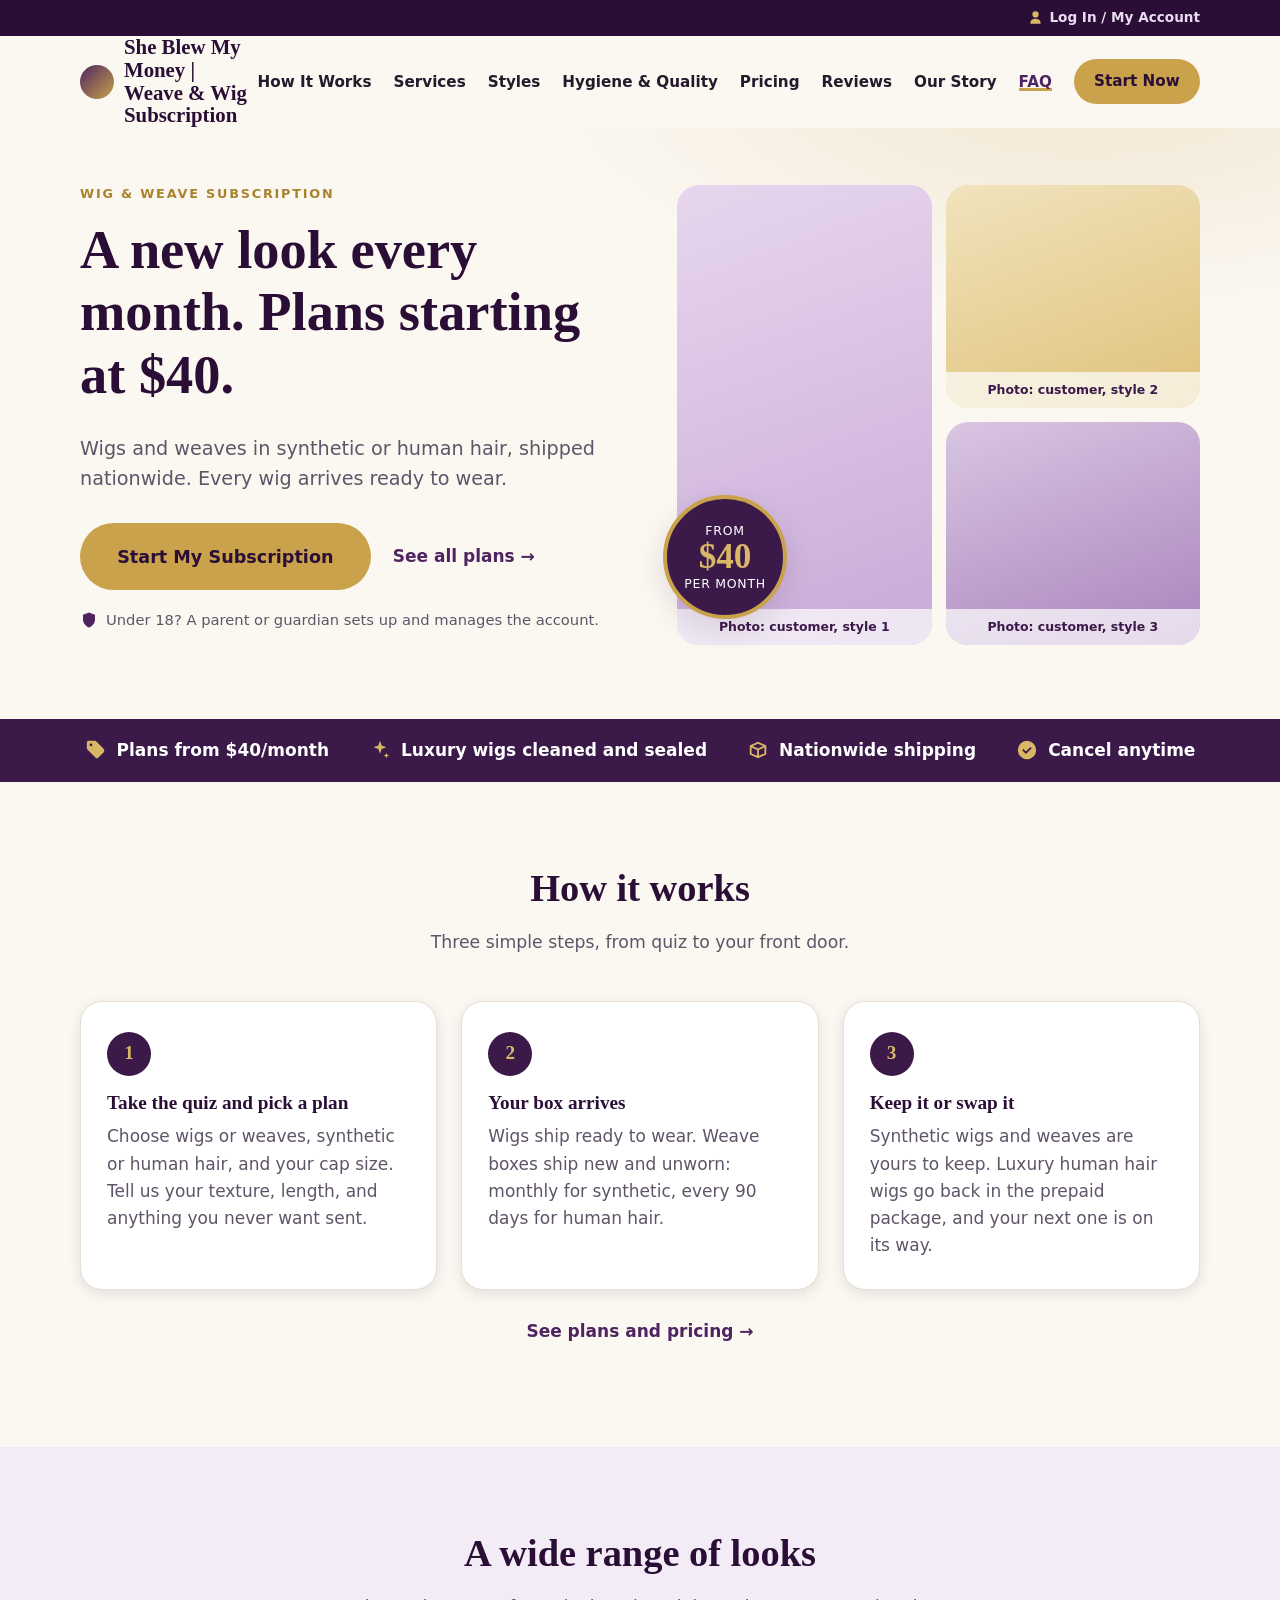
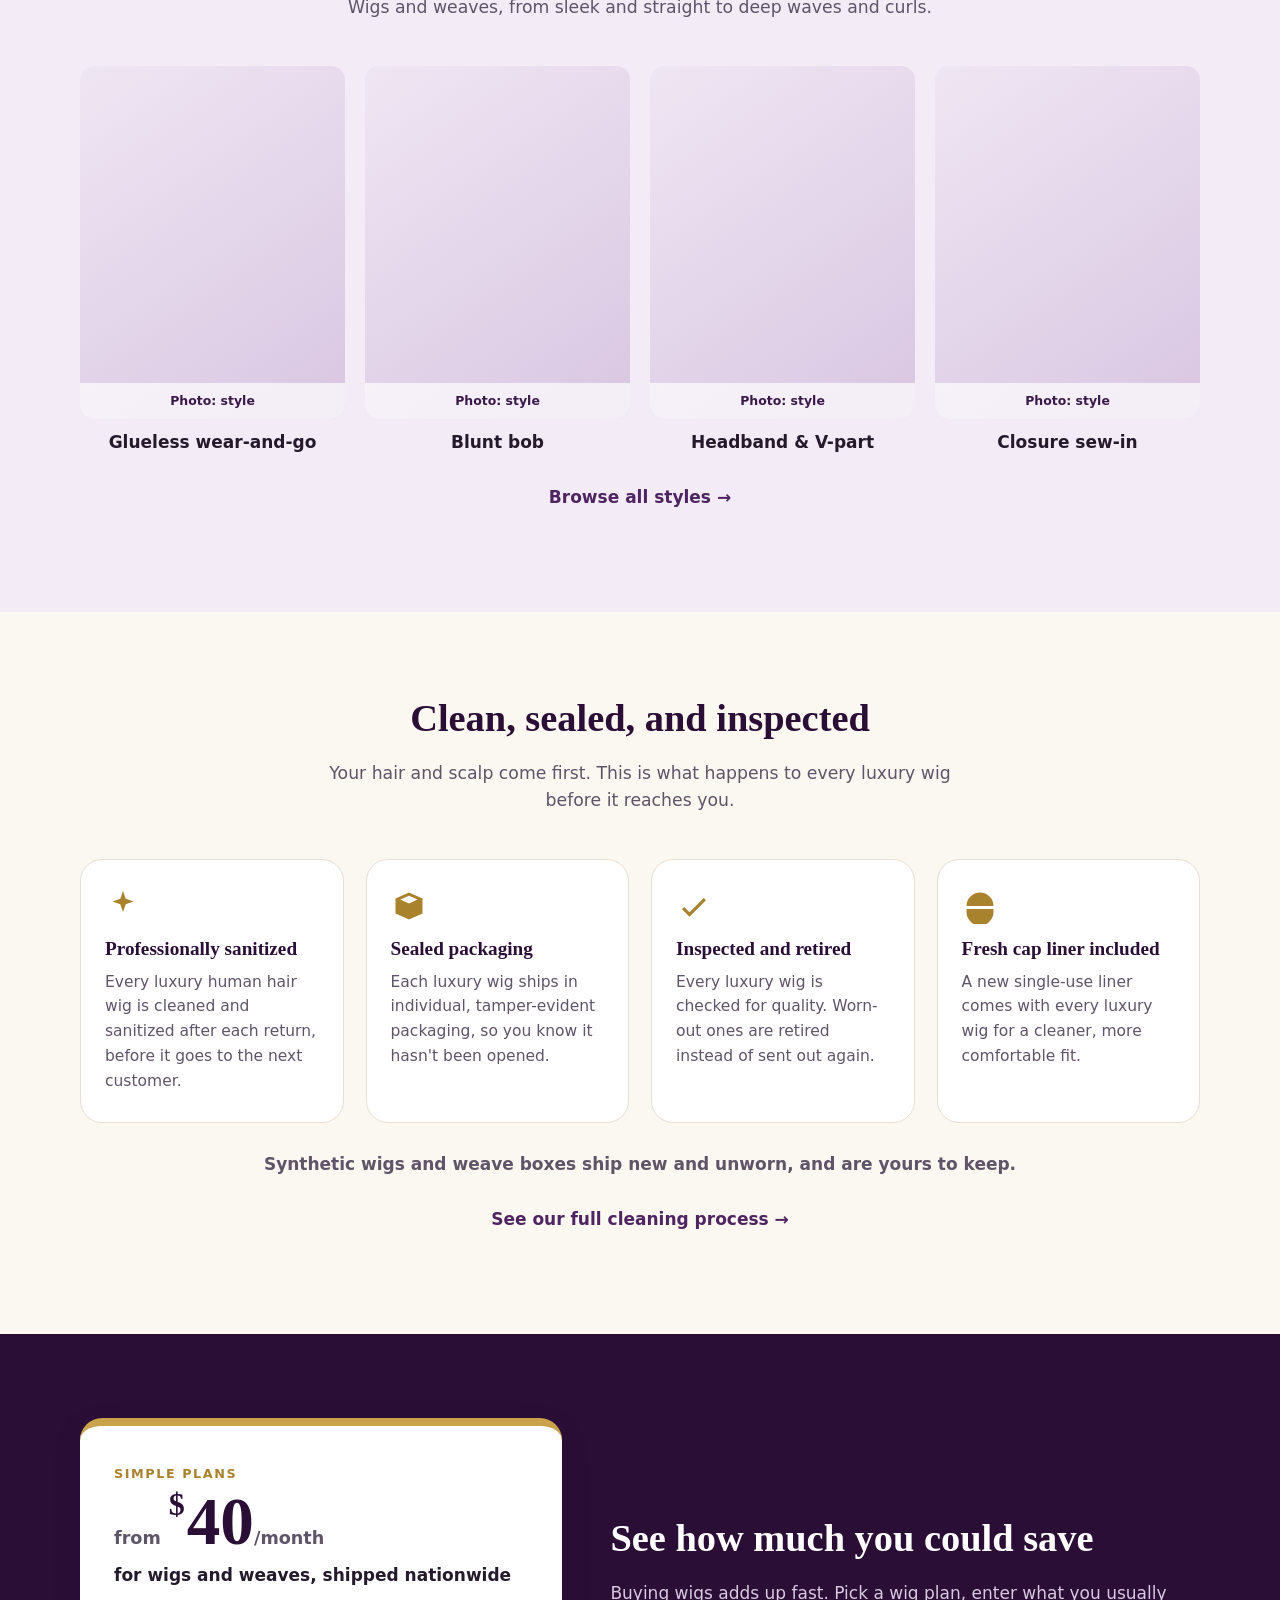
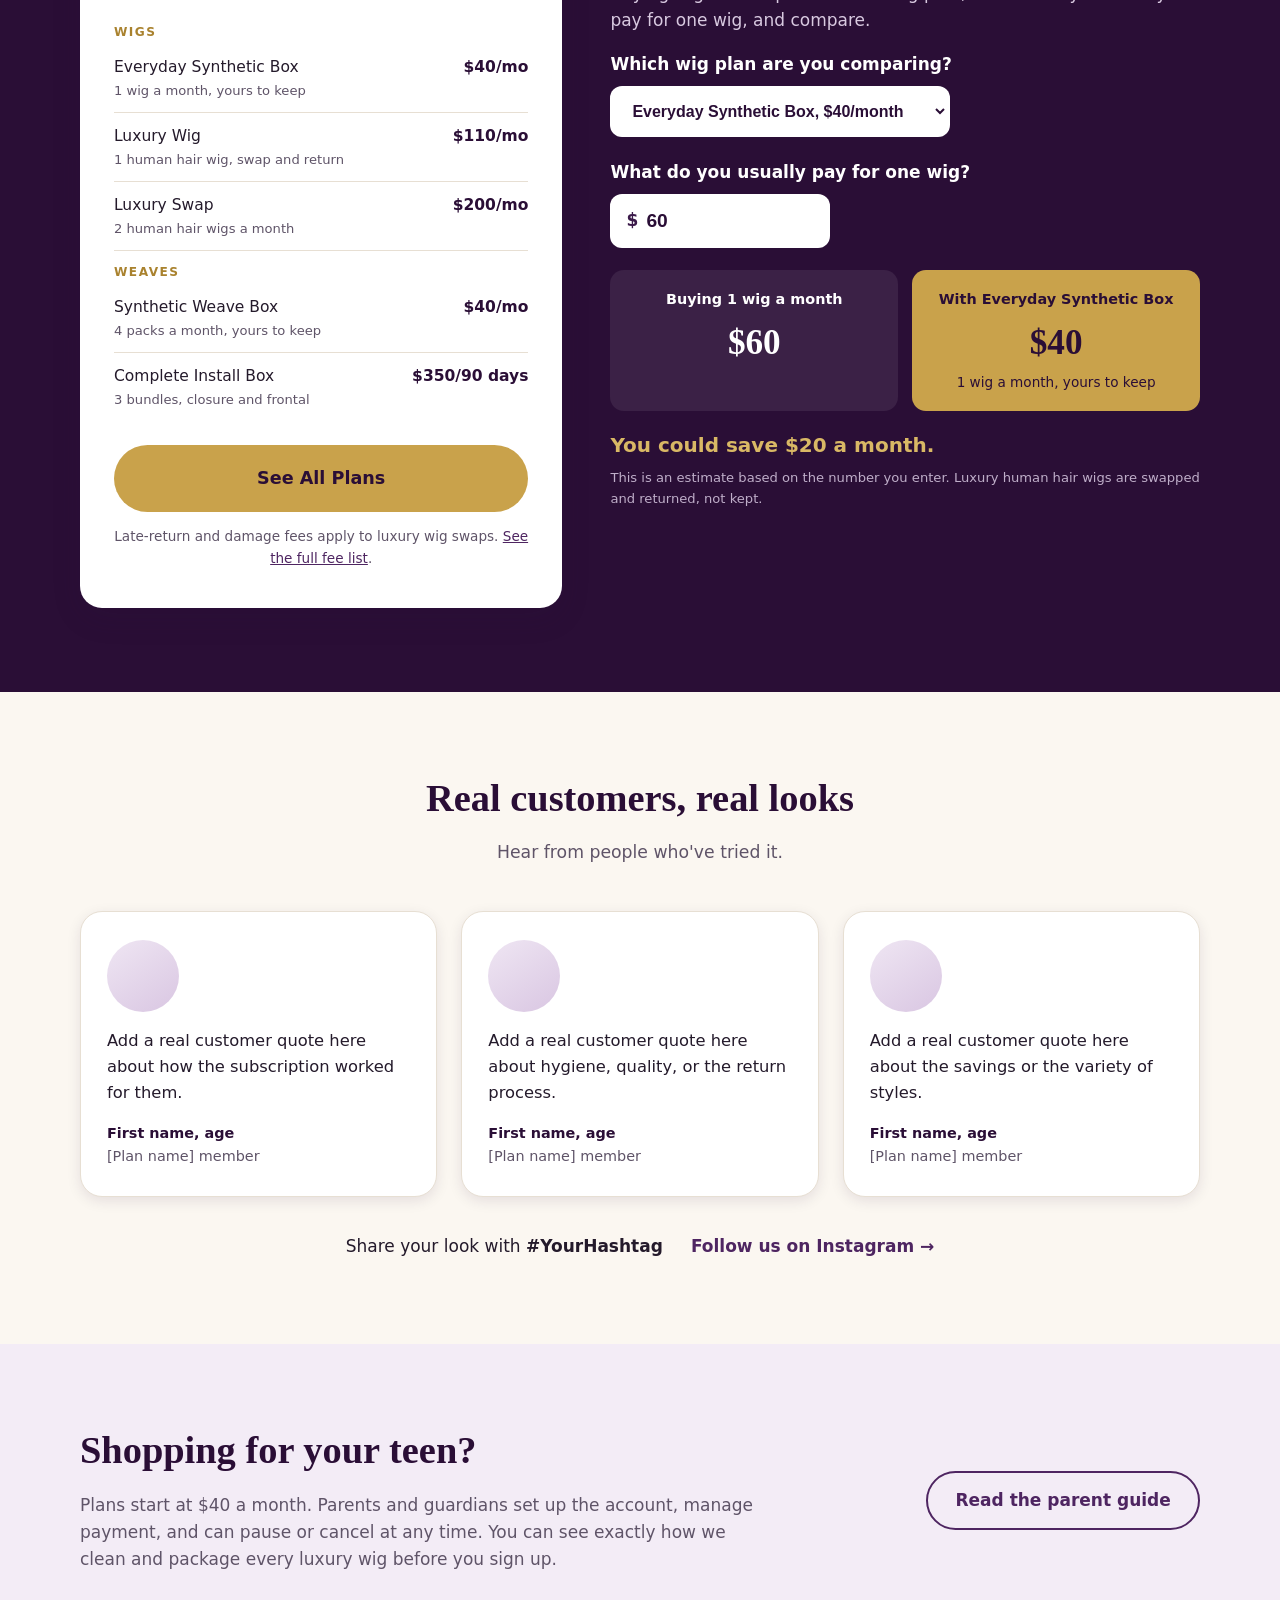
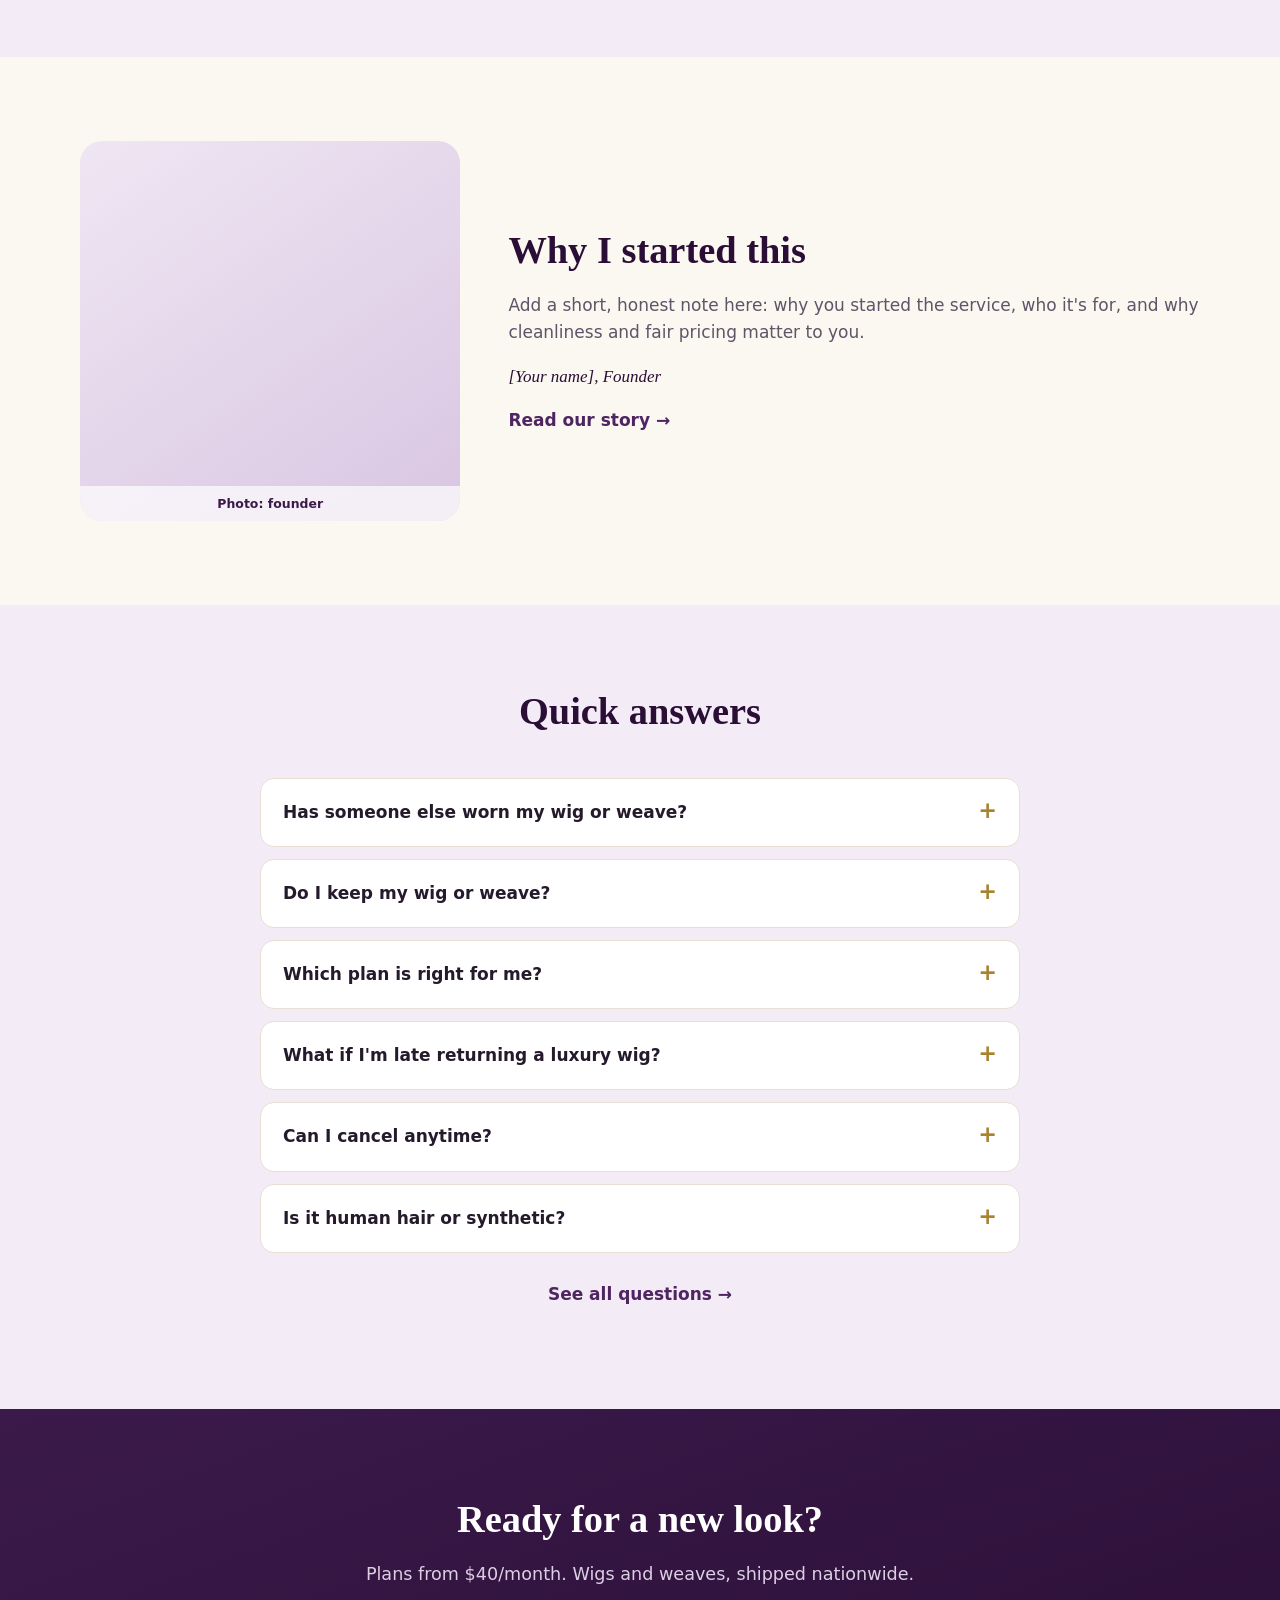
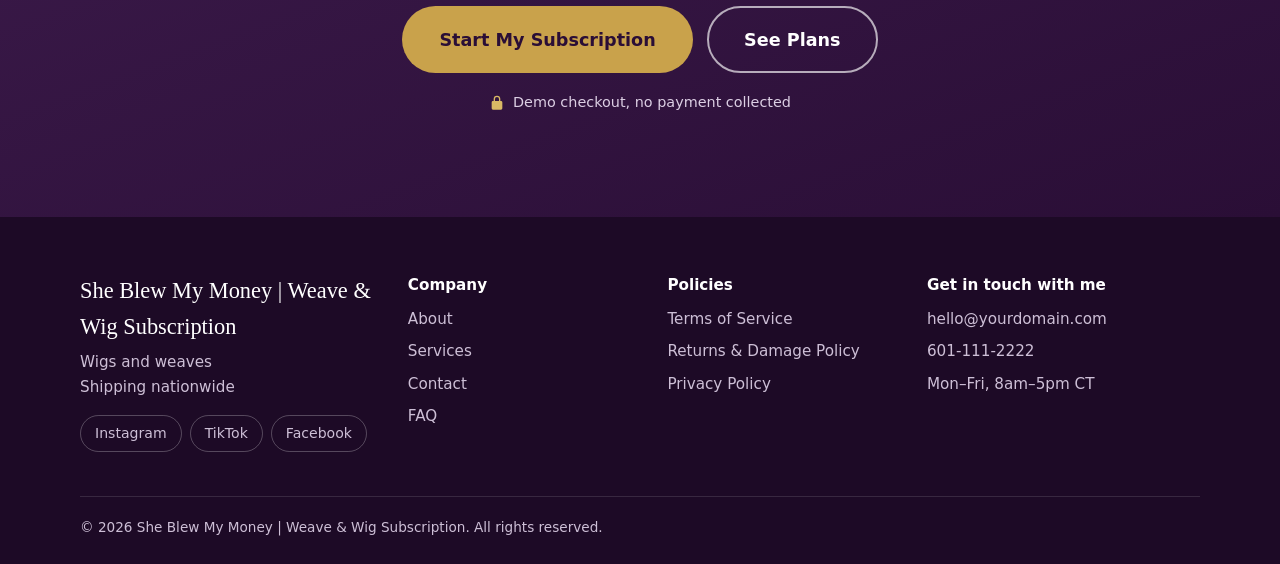
<file: index.html>
<!DOCTYPE html>
<html lang="en">
<head>
  <meta charset="UTF-8">
  <meta name="viewport" content="width=device-width, initial-scale=1">
  <title>She Blew My Money | Weave &amp; Wig Subscription</title>
  <meta name="description" content="Wigs and weaves in synthetic or human hair, with plans from $40 a month. Ready-to-wear wigs, luxury human hair swaps, and nationwide shipping.">
  <link rel="stylesheet" href="style.css">
  <script src="script.js" defer></script>
</head>
<body>

  <!-- UTILITY BAR: account link, top right -->
  <div class="utility-bar">
    <div class="container utility-inner">
      <a href="/account" aria-label="Log in or go to my account">
        <svg class="icon" viewBox="0 0 24 24" aria-hidden="true"><path d="M12 12a5 5 0 100-10 5 5 0 000 10zm0 2c-4.4 0-8 2.2-8 5v3h16v-3c0-2.8-3.6-5-8-5z"/></svg>
        Log In / My Account
      </a>
    </div>
  </div>

  <!-- HEADER / NAV -->
  <header class="site-header" id="top">
    <div class="container header-inner">
      <a class="logo" href="index.html" aria-label="She Blew My Money | Weave & Wig Subscription home">
        <span class="logo-mark" aria-hidden="true"></span>
        <span class="logo-text">She Blew My Money | Weave & Wig Subscription</span>
      </a>      

      <button class="nav-toggle" aria-expanded="false" aria-controls="main-nav" aria-label="Open menu">
        <span></span><span></span><span></span>
      </button>

      <nav id="main-nav" class="main-nav" aria-label="Main">
        <ul>
          <li><a href="#how-it-works">How It Works</a></li>
          <li><a href="services.html">Services</a></li>
          <li><a href="#styles">Styles</a></li>
          <li><a href="#hygiene">Hygiene &amp; Quality</a></li>
          <li><a href="#pricing">Pricing</a></li>
          <li><a href="#reviews">Reviews</a></li>
          <li><a href="about.html">Our Story</a></li>
          <li><a href="#faq">FAQ</a></li>
          <li class="nav-account-item"><a href="/account">Log In / My Account</a></li>
          <li class="nav-cta-item"><a class="btn btn-gold btn-small" href="checkout.html">Start Now</a></li>
        </ul>
      </nav>
    </div>
  </header>

  <main>

    <!-- HERO -->
    <section class="hero">
      <div class="container hero-grid">
        <div class="hero-copy">
          <p class="eyebrow">Wig &amp; weave subscription</p>
          <h1>A new look every month. Plans starting at $40.</h1>
          <p class="subhead">
            Wigs and weaves in synthetic or human hair, shipped nationwide.
            Every wig arrives ready to wear.
          </p>
          <div class="hero-actions">
            <a class="btn btn-gold btn-large" href="checkout.html">Start My Subscription</a>
            <a class="link-arrow" href="services.html#plans">See all plans <span aria-hidden="true">&rarr;</span></a>
          </div>
          <p class="hero-note">
            <svg class="icon" viewBox="0 0 24 24" aria-hidden="true"><path d="M12 2l8 3v6c0 5-3.4 9.4-8 11-4.6-1.6-8-6-8-11V5l8-3z"/></svg>
            Under 18? A parent or guardian sets up and manages the account.
          </p>
        </div>

        <!-- Hero visual: replace with real customer photos or a short video -->
        <div class="hero-visual" role="img" aria-label="Placeholder for photos of customers wearing different styles">
          <div class="shape shape-tall" data-label="Photo: customer, style 1"></div>
          <div class="shape shape-wide" data-label="Photo: customer, style 2"></div>
          <div class="shape shape-round" data-label="Photo: customer, style 3"></div>
          <div class="price-badge">
            <span class="price-badge-top">From</span>
            <span class="price-badge-main">$40</span>
            <span class="price-badge-bottom">per month</span>
          </div>
        </div>
      </div>
    </section>

    <!-- TRUST STRIP -->
    <!-- Only keep each claim once it is true in your day-to-day operations. -->
    <section class="trust-strip" aria-label="Our promises">
      <div class="container">
        <ul class="trust-list">
          <li>
            <svg class="icon" viewBox="0 0 24 24" aria-hidden="true"><path d="M21.4 11.6l-9-9A2 2 0 0010 2H4a2 2 0 00-2 2v6a2 2 0 00.6 1.4l9 9a2 2 0 002.8 0l6-6a2 2 0 000-2.8zM6.5 8A1.5 1.5 0 118 6.5 1.5 1.5 0 016.5 8z"/></svg>
            <span>Plans from $40/month</span>
          </li>
          <li>
            <svg class="icon" viewBox="0 0 24 24" aria-hidden="true"><path d="M12 2l1.8 5.2L19 9l-5.2 1.8L12 16l-1.8-5.2L5 9l5.2-1.8L12 2zM19 15l.9 2.1L22 18l-2.1.9L19 21l-.9-2.1L16 18l2.1-.9L19 15z"/></svg>
            <span>Luxury wigs cleaned and sealed</span>
          </li>
          <li>
            <svg class="icon" viewBox="0 0 24 24" aria-hidden="true"><path d="M3 7l9-4 9 4v10l-9 4-9-4V7zm9-1.8L6.2 7.7 12 10.3l5.8-2.6L12 5.2zM5 9.3v6.4l6 2.7v-6.4L5 9.3zm14 0l-6 2.7v6.4l6-2.7V9.3z"/></svg>
            <span>Nationwide shipping</span>
          </li>
          <li>
            <svg class="icon" viewBox="0 0 24 24" aria-hidden="true"><path d="M12 2a10 10 0 100 20 10 10 0 000-20zm-1.2 14.4l-4-4 1.4-1.4 2.6 2.6 5-5 1.4 1.4-6.4 6.4z"/></svg>
            <span>Cancel anytime</span>
          </li>
        </ul>
      </div>
    </section>

    <!-- HOW IT WORKS -->
    <section class="section" id="how-it-works">
      <div class="container">
        <div class="section-head">
          <h2>How it works</h2>
          <p>Three simple steps, from quiz to your front door.</p>
        </div>
        <ol class="steps">
          <li class="step reveal">
            <span class="step-num" aria-hidden="true">1</span>
            <h3>Take the quiz and pick a plan</h3>
            <p>Choose wigs or weaves, synthetic or human hair, and your cap size. Tell us your texture, length, and anything you never want sent.</p>
          </li>
          <li class="step reveal">
            <span class="step-num" aria-hidden="true">2</span>
            <h3>Your box arrives</h3>
            <p>Wigs ship ready to wear. Weave boxes ship new and unworn: monthly for synthetic, every 90 days for human hair.</p>
          </li>
          <li class="step reveal">
            <span class="step-num" aria-hidden="true">3</span>
            <h3>Keep it or swap it</h3>
            <p>Synthetic wigs and weaves are yours to keep. Luxury human hair wigs go back in the prepaid package, and your next one is on its way.</p>
          </li>
        </ol>
        <p class="section-link"><a class="link-arrow" href="services.html#plans">See plans and pricing <span aria-hidden="true">&rarr;</span></a></p>
      </div>
    </section>

    <!-- STYLES PREVIEW (dummy shapes) -->
    <section class="section section-tint" id="styles">
      <div class="container">
        <div class="section-head">
          <h2>A wide range of looks</h2>
          <p>Wigs and weaves, from sleek and straight to deep waves and curls.</p>
        </div>
        <div class="style-grid">
          <figure class="style-card reveal"><div class="shape shape-card" data-label="Photo: style"></div><figcaption>Glueless wear-and-go</figcaption></figure>
          <figure class="style-card reveal"><div class="shape shape-card" data-label="Photo: style"></div><figcaption>Blunt bob</figcaption></figure>
          <figure class="style-card reveal"><div class="shape shape-card" data-label="Photo: style"></div><figcaption>Headband &amp; V-part</figcaption></figure>
          <figure class="style-card reveal"><div class="shape shape-card" data-label="Photo: style"></div><figcaption>Closure sew-in</figcaption></figure>
        </div>
        <p class="section-link"><a class="link-arrow" href="services.html#styles">Browse all styles <span aria-hidden="true">&rarr;</span></a></p>
      </div>
    </section>

    <!-- HYGIENE -->
    <section class="section" id="hygiene">
      <div class="container">
        <div class="section-head">
          <h2>Clean, sealed, and inspected</h2>
          <p>Your hair and scalp come first. This is what happens to every luxury wig before it reaches you.</p>
        </div>
        <div class="hygiene-grid">
          <article class="hygiene-card reveal">
            <svg class="icon icon-lg" viewBox="0 0 24 24" aria-hidden="true"><path d="M12 2l1.8 5.2L19 9l-5.2 1.8L12 16l-1.8-5.2L5 9l5.2-1.8L12 2z"/></svg>
            <h3>Professionally sanitized</h3>
            <p>Every luxury human hair wig is cleaned and sanitized after each return, before it goes to the next customer.</p>
          </article>
          <article class="hygiene-card reveal">
            <svg class="icon icon-lg" viewBox="0 0 24 24" aria-hidden="true"><path d="M3 7l9-4 9 4v10l-9 4-9-4V7zm9-1.8L6.2 7.7 12 10.3l5.8-2.6L12 5.2z"/></svg>
            <h3>Sealed packaging</h3>
            <p>Each luxury wig ships in individual, tamper-evident packaging, so you know it hasn't been opened.</p>
          </article>
          <article class="hygiene-card reveal">
            <svg class="icon icon-lg" viewBox="0 0 24 24" aria-hidden="true"><path d="M9 16.2l-3.5-3.5L4 14.2l5 5 11-11-1.5-1.5L9 16.2z"/></svg>
            <h3>Inspected and retired</h3>
            <p>Every luxury wig is checked for quality. Worn-out ones are retired instead of sent out again.</p>
          </article>
          <article class="hygiene-card reveal">
            <svg class="icon icon-lg" viewBox="0 0 24 24" aria-hidden="true"><path d="M12 3a9 9 0 00-9 9h18a9 9 0 00-9-9zm-9 11v2a9 9 0 0018 0v-2H3z"/></svg>
            <h3>Fresh cap liner included</h3>
            <p>A new single-use liner comes with every luxury wig for a cleaner, more comfortable fit.</p>
          </article>
        </div>
        <p class="hygiene-note">Synthetic wigs and weave boxes ship new and unworn, and are yours to keep.</p>
        <p class="section-link"><a class="link-arrow" href="/hygiene-quality">See our full cleaning process <span aria-hidden="true">&rarr;</span></a></p>
      </div>
    </section>

    <!-- PRICING + SAVINGS -->
    <section class="section section-plum" id="pricing">
      <div class="container pricing-grid">
        <div class="price-card">
          <p class="price-label">Simple plans</p>
          <p class="price-amount"><span class="from">from</span><span class="currency">$</span>40<span class="per">/month</span></p>
          <p class="price-sub">for wigs and weaves, shipped nationwide</p>
          <ul class="plan-summary">
            <li class="plan-summary-group">Wigs</li>
            <li><span>Everyday Synthetic Box<small>1 wig a month, yours to keep</small></span><strong>$40/mo</strong></li>
            <li><span>Luxury Wig<small>1 human hair wig, swap and return</small></span><strong>$110/mo</strong></li>
            <li><span>Luxury Swap<small>2 human hair wigs a month</small></span><strong>$200/mo</strong></li>
            <li class="plan-summary-group">Weaves</li>
            <li><span>Synthetic Weave Box<small>4 packs a month, yours to keep</small></span><strong>$40/mo</strong></li>
            <li><span>Complete Install Box<small>3 bundles, closure and frontal</small></span><strong>$350/90 days</strong></li>
          </ul>
          <a class="btn btn-gold btn-large btn-block" href="services.html#plans">See All Plans</a>
          <p class="price-fineprint">
            Late-return and damage fees apply to luxury wig swaps. <a href="/pricing">See the full fee list</a>.
          </p>
        </div>

        <div class="savings">
          <h2>See how much you could save</h2>
          <p class="savings-intro">
            Buying wigs adds up fast. Pick a wig plan, enter what you usually pay for one wig,
            and compare.
          </p>

          <label class="field-label" for="plan-select">Which wig plan are you comparing?</label>
          <div class="select-wrap">
            <select id="plan-select">
              <option value="everyday-synthetic">Everyday Synthetic Box, $40/month</option>
              <option value="luxury-wig">Luxury Wig, $110/month</option>
              <option value="luxury-swap">Luxury Swap, $200/month</option>
            </select>
          </div>

          <label class="field-label" for="retail-price">What do you usually pay for one wig?</label>
          <div class="input-wrap">
            <span class="input-prefix" aria-hidden="true">$</span>
            <input id="retail-price" type="number" inputmode="numeric" min="1" max="2000" step="5" value="60" aria-describedby="savings-result">
          </div>

          <div class="compare" aria-live="polite">
            <div class="compare-col">
              <p class="compare-title" id="buy-title">Buying 1 wig a month</p>
              <p class="compare-value" id="buy-total">$60</p>
            </div>
            <div class="compare-col compare-col-highlight">
              <p class="compare-title" id="plan-title">With Everyday Synthetic Box</p>
              <p class="compare-value" id="plan-value">$40</p>
              <p class="compare-small" id="plan-small">1 wig a month, yours to keep</p>
            </div>
          </div>
          <p class="savings-result" id="savings-result">You could save $20 a month.</p>
          <p class="savings-note">
            This is an estimate based on the number you enter. Luxury human hair wigs are swapped and returned, not kept.
          </p>
        </div>
      </div>
    </section>

    <!-- REVIEWS -->
    <section class="section" id="reviews">
      <div class="container">
        <div class="section-head">
          <h2>Real customers, real looks</h2>
          <p>Hear from people who've tried it.</p>
        </div>

        <!-- Replace each placeholder with a REAL customer quote, first name, and photo (with permission). -->
        <div class="review-grid">
          <figure class="review-card reveal">
            <div class="shape shape-avatar" data-label="Photo"></div>
            <blockquote>Add a real customer quote here about how the subscription worked for them.</blockquote>
            <figcaption><strong>First name, age</strong><span>[Plan name] member</span></figcaption>
          </figure>
          <figure class="review-card reveal">
            <div class="shape shape-avatar" data-label="Photo"></div>
            <blockquote>Add a real customer quote here about hygiene, quality, or the return process.</blockquote>
            <figcaption><strong>First name, age</strong><span>[Plan name] member</span></figcaption>
          </figure>
          <figure class="review-card reveal">
            <div class="shape shape-avatar" data-label="Photo"></div>
            <blockquote>Add a real customer quote here about the savings or the variety of styles.</blockquote>
            <figcaption><strong>First name, age</strong><span>[Plan name] member</span></figcaption>
          </figure>
        </div>

        <div class="social-row">
          <p>Share your look with <strong>#YourHashtag</strong></p>
          <a class="link-arrow" href="https://www.instagram.com/" rel="noopener">Follow us on Instagram <span aria-hidden="true">&rarr;</span></a>
        </div>
      </div>
    </section>

    <!-- FOR PARENTS -->
    <section class="section section-tint" id="parents">
      <div class="container parents-inner">
        <div>
          <h2>Shopping for your teen?</h2>
          <p>
            Plans start at $40 a month. Parents and guardians set up the account, manage payment, and can pause or cancel at any time.
            You can see exactly how we clean and package every luxury wig before you sign up.
          </p>
        </div>
        <a class="btn btn-outline" href="/for-parents">Read the parent guide</a>
      </div>
    </section>

    <!-- FOUNDER -->
    <section class="section" id="about">
      <div class="container founder">
        <!-- Replace with a real photo of you -->
        <div class="shape shape-founder" role="img" aria-label="Placeholder for founder photo" data-label="Photo: founder"></div>
        <div>
          <h2>Why I started this</h2>
          <p>
            Add a short, honest note here: why you started the service, who it's for, and why
            cleanliness and fair pricing matter to you.
          </p>
          <p class="signature">[Your name], Founder</p>
          <a class="link-arrow" href="/about">Read our story <span aria-hidden="true">&rarr;</span></a>
        </div>
      </div>
    </section>

    <!-- FAQ (quick answers to the biggest doubts) -->
    <section class="section section-tint" id="faq">
      <div class="container narrow">
        <div class="section-head">
          <h2>Quick answers</h2>
        </div>
        <details class="faq-item">
          <summary>Has someone else worn my wig or weave?</summary>
          <p>Synthetic wigs and weave boxes ship new and unworn. Luxury human hair wigs are swapped and returned, so each one is cleaned, sanitized, inspected, and sealed before it ships to you.</p>
        </details>
        <details class="faq-item">
          <summary>Do I keep my wig or weave?</summary>
          <p>Yes for the Everyday Synthetic Box, the Synthetic Weave Box, and the Complete Install Box. The Luxury Wig and Luxury Swap plans are swaps: you send the wig back in the prepaid package.</p>
        </details>
        <details class="faq-item">
          <summary>Which plan is right for me?</summary>
          <p>Start with the Everyday Synthetic Box for an affordable wig to keep each month. Choose a luxury plan for human hair wigs you swap out, or a weave box if you're planning an install. The style quiz can point you to the right one.</p>
        </details>
        <details class="faq-item">
          <summary>What if I'm late returning a luxury wig?</summary>
          <p>Add your return window and late-fee policy here so customers know what to expect.</p>
        </details>
        <details class="faq-item">
          <summary>Can I cancel anytime?</summary>
          <p>Yes. You can pause, skip, or cancel from your account. Add any notice period here if one applies.</p>
        </details>
        <details class="faq-item">
          <summary>Is it human hair or synthetic?</summary>
          <p>Both. The Everyday Synthetic Box and the Synthetic Weave Box use synthetic hair. The Luxury Wig, Luxury Swap, and Complete Install Box use human hair, and luxury wigs are pre-cut with glueless closures.</p>
        </details>
        <p class="section-link"><a class="link-arrow" href="/faq">See all questions <span aria-hidden="true">&rarr;</span></a></p>
      </div>
    </section>

    <!-- FINAL CTA -->
    <section class="final-cta" id="start">
      <div class="container">
        <h2>Ready for a new look?</h2>
        <p>Plans from $40/month. Wigs and weaves, shipped nationwide.</p>
        <div class="cta-actions">
          <a class="btn btn-gold btn-large" href="checkout.html">Start My Subscription</a>
          <a class="btn btn-outline-light btn-large" href="services.html#plans">See Plans</a>
        </div>
        <p class="final-note">
          <svg class="icon" viewBox="0 0 24 24" aria-hidden="true"><path d="M12 1a5 5 0 00-5 5v3H6a2 2 0 00-2 2v9a2 2 0 002 2h12a2 2 0 002-2v-9a2 2 0 00-2-2h-1V6a5 5 0 00-5-5zm-3 8V6a3 3 0 116 0v3H9z"/></svg>
          Demo checkout, no payment collected
        </p>
      </div>
    </section>

  </main>

  <!-- FOOTER -->
  <footer class="site-footer">
    <div class="container footer-grid">
      <div>
        <p class="footer-brand">She Blew My Money | Weave &amp; Wig Subscription</p>
        <p class="footer-small">Wigs and weaves<br>Shipping nationwide</p>
        <ul class="social-links" aria-label="Social media">
          <li><a href="https://www.instagram.com/" rel="noopener">Instagram</a></li>
          <li><a href="https://www.tiktok.com/" rel="noopener">TikTok</a></li>
          <li><a href="https://www.facebook.com/" rel="noopener">Facebook</a></li>
        </ul>
      </div>
      <div>
        <p class="footer-title">Company</p>
        <ul>
          <li><a href="about.html">About</a></li>
          <li><a href="services.html">Services</a></li>
          <li><a href="contact.html">Contact</a></li>
          <li><a href="/faq">FAQ</a></li>
        </ul>
      </div>
      <div>
        <p class="footer-title">Policies</p>
        <ul>
          <li><a href="/terms">Terms of Service</a></li>
          <li><a href="/returns">Returns &amp; Damage Policy</a></li>
          <li><a href="/privacy">Privacy Policy</a></li>
        </ul>
      </div>
      <div>
        <p class="footer-title">Get in touch with me</p>
        <ul>
          <li><a href="mailto:hello@yourdomain.com">hello@yourdomain.com</a></li>
          <li><a href="tel:+16011112222">601-111-2222</a></li>
          <li>Mon&ndash;Fri, 8am&ndash;5pm CT</li>
        </ul>
      </div>
    </div>
    <div class="container footer-bottom">
      <p>&copy; <span id="year">2026</span> She Blew My Money | Weave &amp; Wig Subscription. All rights reserved.</p>
    </div>
  </footer>

  <!-- Mobile sticky CTA -->
  <a class="mobile-cta" href="checkout.html">Start My Subscription</a>

</body>
</html>
</file>
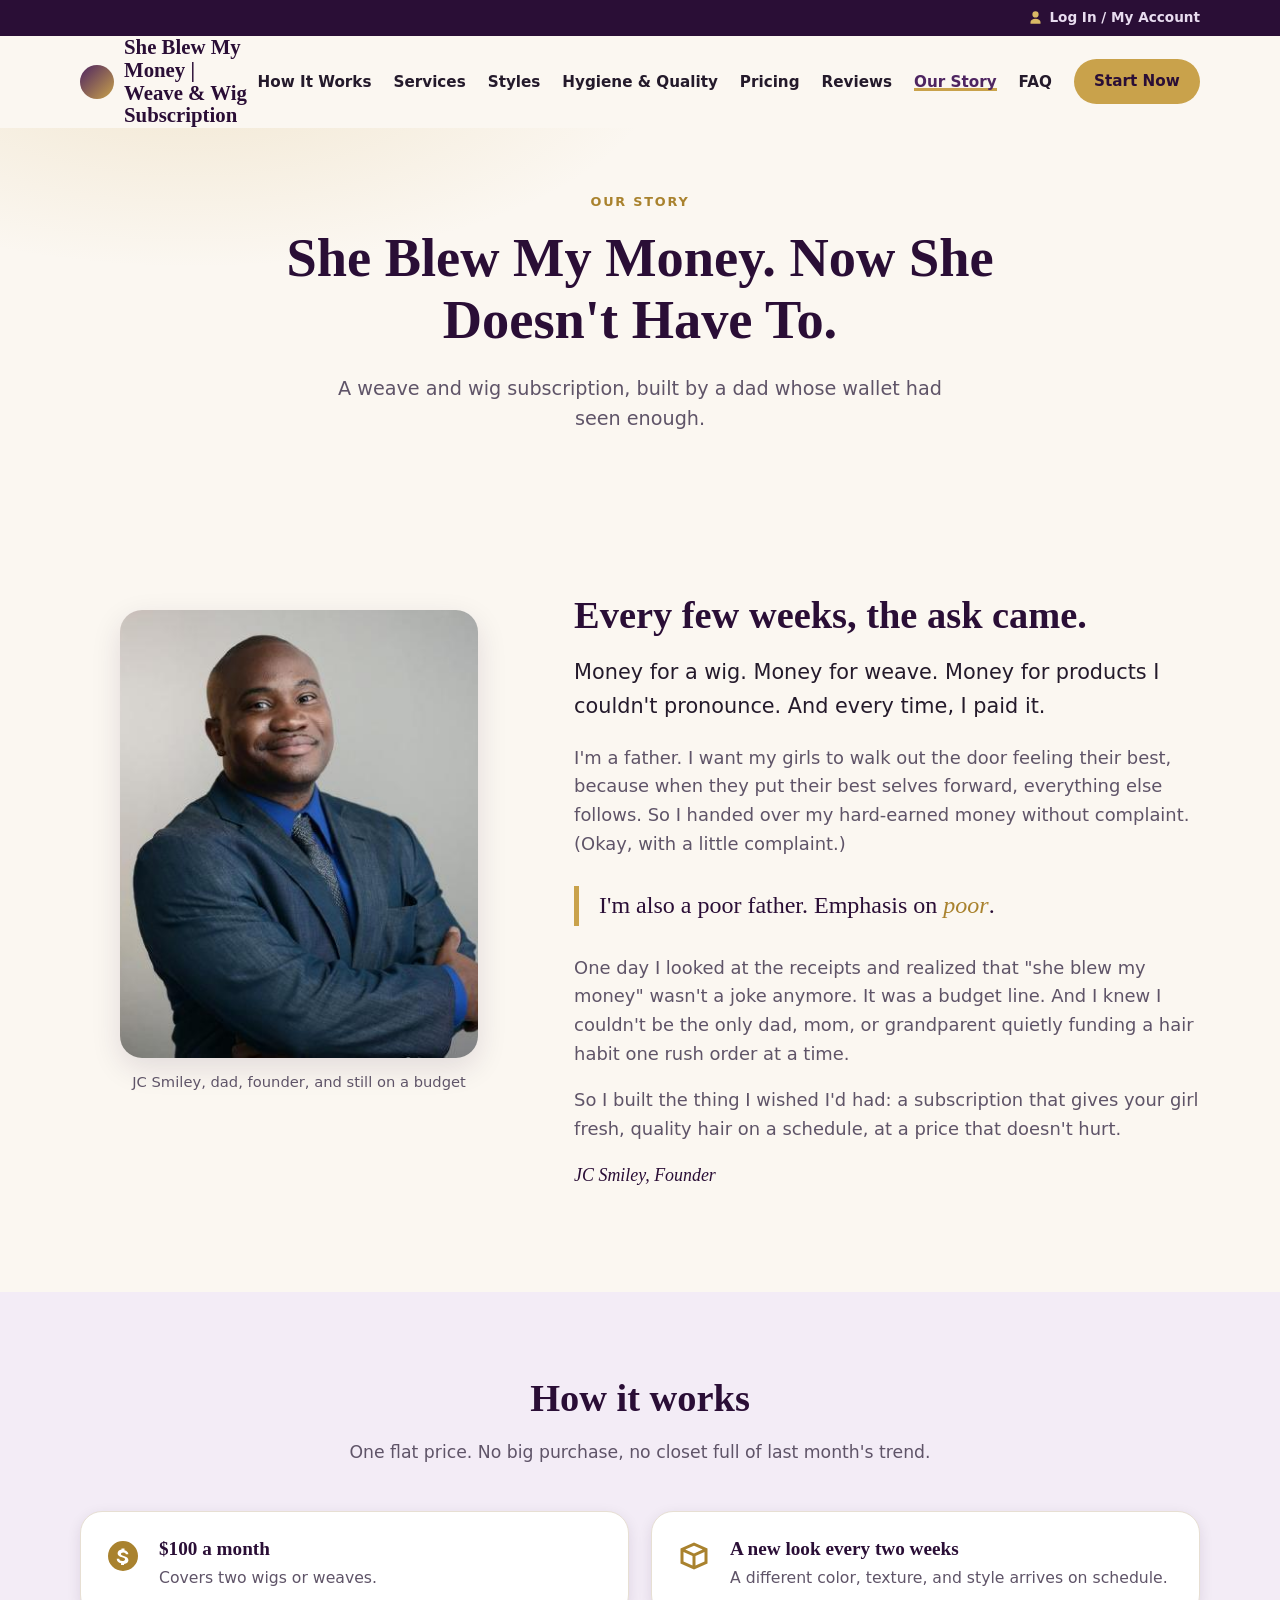
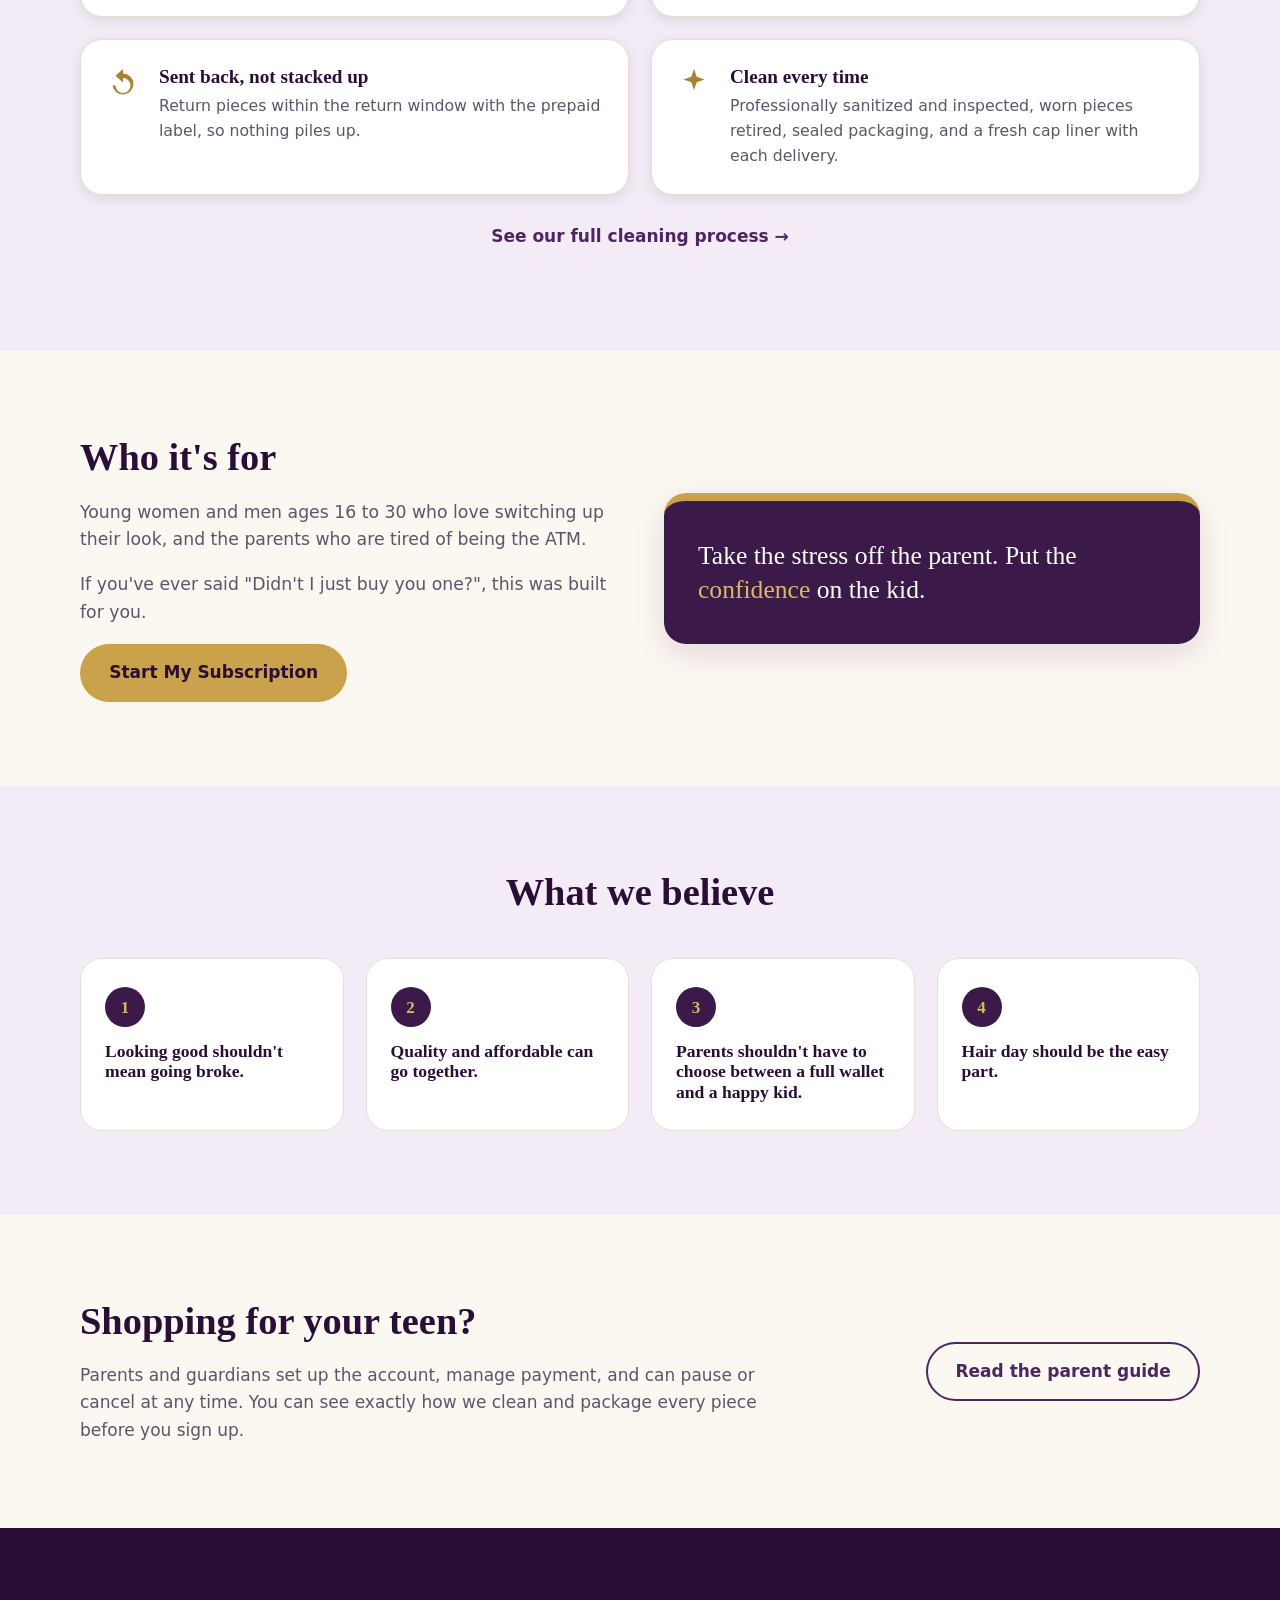
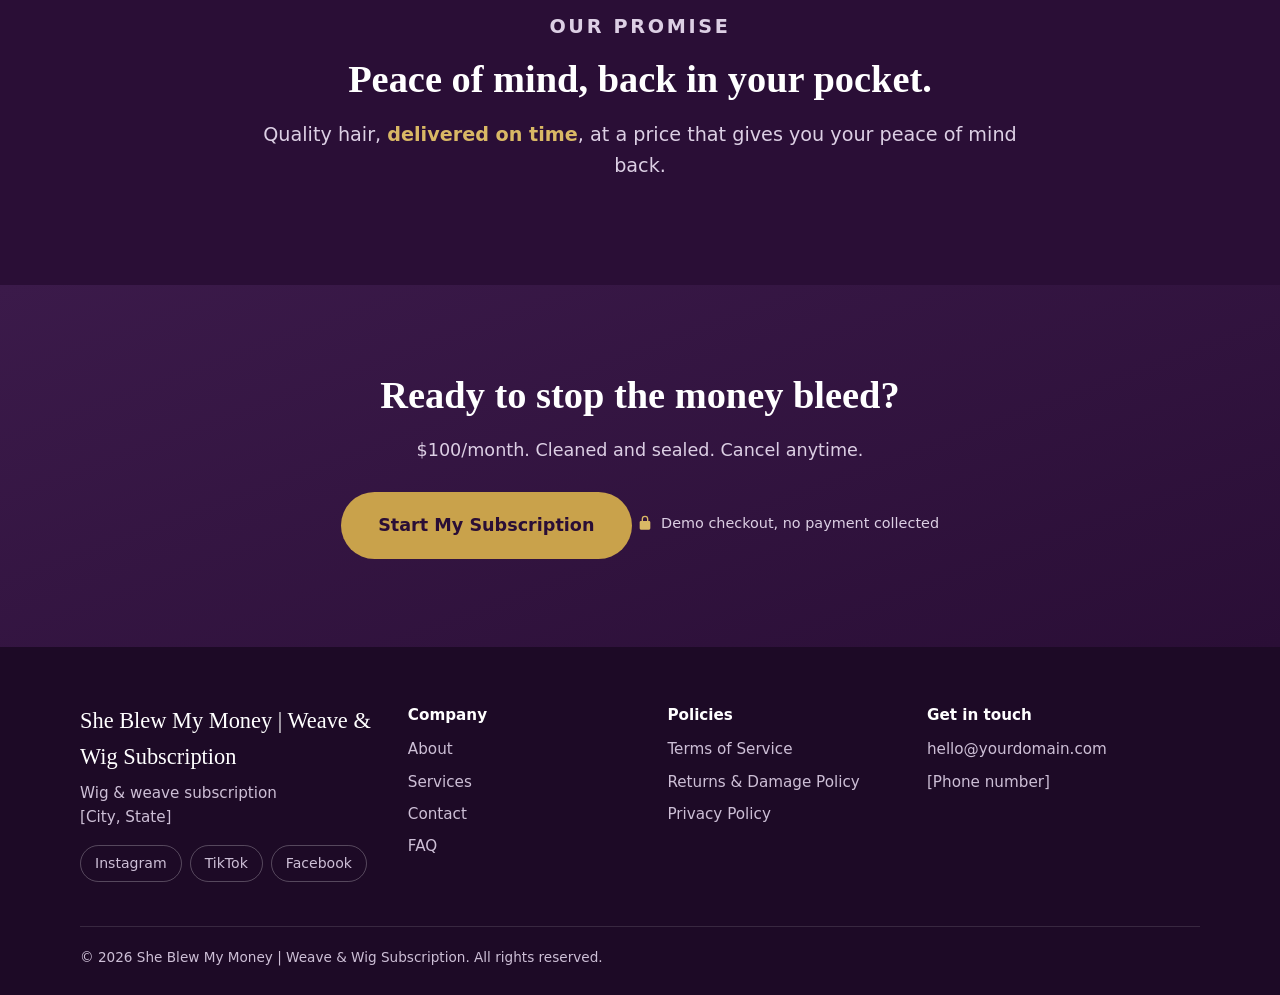
<file: about.html>
<!DOCTYPE html>
<html lang="en">
<head>
  <meta charset="UTF-8">
  <meta name="viewport" content="width=device-width, initial-scale=1">
  <title>Our Story | She Blew My Money | Weave & Wig Subscription Wig &amp; Weave Subscription</title>
  <meta name="description" content="A dad, a budget, and a daughter's hair care bills. Read why we built a wig and weave subscription: $100/month for two pieces, a new look every two weeks.">
  <link rel="stylesheet" href="style.css">
  <script src="script.js" defer></script>

  <style>
    /* ==========================================================
       About page additions (built on the style.css brand tokens)
       ========================================================== */

    /* Page hero */
    .page-hero {
      padding: 64px 0 56px;
      text-align: center;
      background:
        radial-gradient(800px 360px at 15% -20%, rgba(201, 162, 75, 0.2), transparent 60%),
        var(--cream);
    }
    .page-hero .container { max-width: 860px; }
    .page-hero h1 { margin-bottom: 0.4em; }
    .page-hero .subhead { margin-inline: auto; }

    /* Story */
    .story-grid {
      display: grid;
      grid-template-columns: 0.7fr 1fr;
      gap: 56px;
      align-items: start;
    }
    .story-photo { position: sticky; top: 100px; }
    .story-photo img { display: block; width: 100%; aspect-ratio: 4 / 5; object-fit: cover; border-radius: var(--radius-lg); box-shadow: var(--shadow); }
    .story-photo figcaption { margin-top: 12px; font-size: 0.92rem; color: var(--muted); text-align: center; }
    .story-copy p { font-size: 1.12rem; color: var(--muted); }
    .story-copy p.lead { font-size: 1.3rem; color: var(--ink); }
    .story-copy .punch {
      font-family: var(--font-head);
      font-size: 1.5rem;
      line-height: 1.3;
      color: var(--plum-900);
      border-left: 5px solid var(--gold-500);
      padding: 4px 0 4px 20px;
      margin: 28px 0;
    }
    .story-copy .punch em { color: var(--gold-600); font-style: italic; }

    /* How it works (compact list) */
    .how-list { display: grid; grid-template-columns: repeat(2, 1fr); gap: 22px; }
    .how-card {
      display: flex;
      gap: 18px;
      background: var(--white);
      border: 1px solid var(--line);
      border-radius: var(--radius-lg);
      padding: 26px 24px;
      box-shadow: var(--shadow-sm);
    }
    .how-card .icon-lg { margin: 0; flex: none; }
    .how-card h3 { margin-bottom: 0.25em; }
    .how-card p { margin: 0; color: var(--muted); font-size: 0.98rem; }

    /* Who it's for */
    .for-grid { display: grid; grid-template-columns: 1fr 1fr; gap: 48px; align-items: center; }
    .for-grid p { color: var(--muted); font-size: 1.08rem; }
    .for-quote {
      background: var(--plum-800);
      color: var(--white);
      border-radius: var(--radius-lg);
      padding: 38px 34px;
      border-top: 8px solid var(--gold-500);
      box-shadow: var(--shadow);
    }
    .for-quote p {
      font-family: var(--font-head);
      font-size: 1.6rem;
      line-height: 1.3;
      color: var(--white);
      margin: 0;
    }
    .for-quote span { color: var(--gold-400); }

    /* Beliefs */
    .belief-grid { display: grid; grid-template-columns: repeat(4, 1fr); gap: 22px; }
    .belief-card {
      background: var(--white);
      border: 1px solid var(--line);
      border-radius: var(--radius-lg);
      padding: 28px 24px;
    }
    .belief-card h3 { font-size: 1.1rem; margin: 0; }
    .belief-num {
      display: grid; place-content: center;
      width: 40px; height: 40px; border-radius: 50%;
      background: var(--plum-800); color: var(--gold-400);
      font-family: var(--font-head); font-weight: 700;
      margin-bottom: 14px;
    }

    /* Promise */
    .promise { text-align: center; max-width: 760px; margin-inline: auto; }
    .promise h2 { color: var(--white); }
    .promise p { color: #dccfe4; font-size: 1.2rem; }
    .promise strong { color: var(--gold-400); }

    @media (max-width: 1000px) {
      .belief-grid { grid-template-columns: repeat(2, 1fr); }
    }
    @media (max-width: 880px) {
      .story-grid, .for-grid, .how-list { grid-template-columns: 1fr; }
      .story-photo { position: static; max-width: 340px; margin-inline: auto; }
      .page-hero { padding: 44px 0 40px; }
    }
    @media (max-width: 640px) {
      .belief-grid { grid-template-columns: 1fr; }
      .how-card { flex-direction: column; gap: 10px; }
    }
  </style>
</head>
<body>

  <!-- UTILITY BAR: account link, top right -->
  <div class="utility-bar">
    <div class="container utility-inner">
      <a href="/account" aria-label="Log in or go to my account">
        <svg class="icon" viewBox="0 0 24 24" aria-hidden="true"><path d="M12 12a5 5 0 100-10 5 5 0 000 10zm0 2c-4.4 0-8 2.2-8 5v3h16v-3c0-2.8-3.6-5-8-5z"/></svg>
        Log In / My Account
      </a>
    </div>
  </div>

  <!-- HEADER / NAV -->
  <header class="site-header" id="top">
    <div class="container header-inner">
      <a class="logo" href="index.html" aria-label="She Blew My Money | Weave & Wig Subscription home">
        <span class="logo-mark" aria-hidden="true"></span>
        <span class="logo-text">She Blew My Money | Weave & Wig Subscription</span>
      </a>

      <button class="nav-toggle" aria-expanded="false" aria-controls="main-nav" aria-label="Open menu">
        <span></span><span></span><span></span>
      </button>

      <nav id="main-nav" class="main-nav" aria-label="Main">
        <ul>
          <li><a href="index.html#how-it-works">How It Works</a></li>
          <li><a href="services.html">Services</a></li>
          <li><a href="index.html#styles">Styles</a></li>
          <li><a href="index.html#hygiene">Hygiene &amp; Quality</a></li>
          <li><a href="index.html#pricing">Pricing</a></li>
          <li><a href="index.html#reviews">Reviews</a></li>
          <li><a href="about.html" aria-current="true">Our Story</a></li>
          <li><a href="index.html#faq">FAQ</a></li>
          <li class="nav-account-item"><a href="/account">Log In / My Account</a></li>
          <li class="nav-cta-item"><a class="btn btn-gold btn-small" href="checkout.html">Start Now</a></li>
        </ul>
      </nav>
    </div>
  </header>

  <main>

    <!-- PAGE HERO -->
    <section class="page-hero">
      <div class="container">
        <p class="eyebrow">Our story</p>
        <h1>She Blew My Money. Now She Doesn't Have To.</h1>
        <p class="subhead">
          A weave and wig subscription, built by a dad whose wallet had seen enough.
        </p>
      </div>
    </section>

    <!-- THE STORY -->
    <section class="section" id="story">
      <div class="container story-grid">
        <figure class="story-photo reveal">
          <img src="jcsmiley.jpg" alt="JC Smiley, founder">
          <figcaption>JC Smiley, dad, founder, and still on a budget</figcaption>
        </figure>

        <div class="story-copy">
          <h2>Every few weeks, the ask came.</h2>
          <p class="lead">
            Money for a wig. Money for weave. Money for products I couldn't pronounce.
            And every time, I paid it.
          </p>
          <p>
            I'm a father. I want my girls to walk out the door feeling their best, because when they put
            their best selves forward, everything else follows. So I handed over my hard-earned money
            without complaint. (Okay, with a little complaint.)
          </p>
          <p class="punch">
            I'm also a poor father. Emphasis on <em>poor</em>.
          </p>
          <p>
            One day I looked at the receipts and realized that "she blew my money" wasn't a joke anymore.
            It was a budget line. And I knew I couldn't be the only dad, mom, or grandparent quietly
            funding a hair habit one rush order at a time.
          </p>
          <p>
            So I built the thing I wished I'd had: a subscription that gives your girl fresh, quality hair
            on a schedule, at a price that doesn't hurt.
          </p>
          <p class="signature">JC Smiley, Founder</p>
        </div>
      </div>
    </section>

    <!-- HOW IT WORKS -->
    <section class="section section-tint" id="how-it-works">
      <div class="container">
        <div class="section-head">
          <h2>How it works</h2>
          <p>One flat price. No big purchase, no closet full of last month's trend.</p>
        </div>
        <div class="how-list">
          <article class="how-card reveal">
            <svg class="icon icon-lg" viewBox="0 0 24 24" aria-hidden="true"><path d="M12 2a10 10 0 100 20 10 10 0 000-20zm1 5v1.1c1.5.3 2.5 1.3 2.6 2.7h-1.7c-.1-.7-.7-1.2-1.7-1.2-1 0-1.6.5-1.6 1.1 0 .6.4.9 1.9 1.3 1.9.5 3.1 1.2 3.1 2.8 0 1.3-1 2.2-2.9 2.5V18h-2v-1.1c-1.7-.3-2.8-1.4-2.9-3h1.7c.1.9.8 1.5 2.1 1.5 1.1 0 1.8-.5 1.8-1.2 0-.7-.5-1-2-1.4-1.8-.5-3-1.2-3-2.7 0-1.3 1-2.2 2.6-2.5V7h2z"/></svg>
            <div>
              <h3>$100 a month</h3>
              <p>Covers two wigs or weaves.</p>
            </div>
          </article>
          <article class="how-card reveal">
            <svg class="icon icon-lg" viewBox="0 0 24 24" aria-hidden="true"><path d="M3 7l9-4 9 4v10l-9 4-9-4V7zm9-1.8L6.2 7.7 12 10.3l5.8-2.6L12 5.2zM5 9.3v6.4l6 2.7v-6.4L5 9.3zm14 0l-6 2.7v6.4l6-2.7V9.3z"/></svg>
            <div>
              <h3>A new look every two weeks</h3>
              <p>A different color, texture, and style arrives on schedule.</p>
            </div>
          </article>
          <article class="how-card reveal">
            <svg class="icon icon-lg" viewBox="0 0 24 24" aria-hidden="true"><path d="M12 5V2L7 6.5 12 11V8a5 5 0 11-5 5H5a7 7 0 107-8z"/></svg>
            <div>
              <h3>Sent back, not stacked up</h3>
              <p>Return pieces within the return window with the prepaid label, so nothing piles up.</p>
            </div>
          </article>
          <article class="how-card reveal">
            <svg class="icon icon-lg" viewBox="0 0 24 24" aria-hidden="true"><path d="M12 2l1.8 5.2L19 9l-5.2 1.8L12 16l-1.8-5.2L5 9l5.2-1.8L12 2z"/></svg>
            <div>
              <h3>Clean every time</h3>
              <p>Professionally sanitized and inspected, worn pieces retired, sealed packaging, and a fresh cap liner with each delivery.</p>
            </div>
          </article>
        </div>
        <p class="section-link"><a class="link-arrow" href="index.html#hygiene">See our full cleaning process <span aria-hidden="true">&rarr;</span></a></p>
      </div>
    </section>

    <!-- WHO IT'S FOR -->
    <section class="section" id="who">
      <div class="container for-grid">
        <div>
          <h2>Who it's for</h2>
          <p>
            Young women and men ages 16 to 30 who love switching up their look, and the parents who are
            tired of being the ATM.
          </p>
          <p>
            If you've ever said "Didn't I just buy you one?", this was built for you.
          </p>
          <a class="btn btn-gold" href="checkout.html">Start My Subscription</a>
        </div>
        <div class="for-quote reveal">
          <p>Take the stress off the parent. Put the <span>confidence</span> on the kid.</p>
        </div>
      </div>
    </section>

    <!-- WHAT WE BELIEVE -->
    <section class="section section-tint" id="beliefs">
      <div class="container">
        <div class="section-head">
          <h2>What we believe</h2>
        </div>
        <div class="belief-grid">
          <article class="belief-card reveal">
            <span class="belief-num" aria-hidden="true">1</span>
            <h3>Looking good shouldn't mean going broke.</h3>
          </article>
          <article class="belief-card reveal">
            <span class="belief-num" aria-hidden="true">2</span>
            <h3>Quality and affordable can go together.</h3>
          </article>
          <article class="belief-card reveal">
            <span class="belief-num" aria-hidden="true">3</span>
            <h3>Parents shouldn't have to choose between a full wallet and a happy kid.</h3>
          </article>
          <article class="belief-card reveal">
            <span class="belief-num" aria-hidden="true">4</span>
            <h3>Hair day should be the easy part.</h3>
          </article>
        </div>
      </div>
    </section>

    <!-- FOR PARENTS (same as homepage) -->
    <section class="section" id="parents">
      <div class="container parents-inner">
        <div>
          <h2>Shopping for your teen?</h2>
          <p>
            Parents and guardians set up the account, manage payment, and can pause or cancel at any time.
            You can see exactly how we clean and package every piece before you sign up.
          </p>
        </div>
        <a class="btn btn-outline" href="/for-parents">Read the parent guide</a>
      </div>
    </section>

    <!-- OUR PROMISE -->
    <section class="section section-plum" id="promise">
      <div class="container promise reveal">
        <p class="eyebrow">Our promise</p>
        <h2>Peace of mind, back in your pocket.</h2>
        <p>
          Quality hair, <strong>delivered on time</strong>, at a price that gives you your peace of mind back.
        </p>
      </div>
    </section>

    <!-- FINAL CTA -->
    <section class="final-cta" id="start">
      <div class="container">
        <h2>Ready to stop the money bleed?</h2>
        <p>$100/month. Cleaned and sealed. Cancel anytime.</p>
        <a class="btn btn-gold btn-large" href="checkout.html">Start My Subscription</a>
        <p class="final-note">
          <svg class="icon" viewBox="0 0 24 24" aria-hidden="true"><path d="M12 1a5 5 0 00-5 5v3H6a2 2 0 00-2 2v9a2 2 0 002 2h12a2 2 0 002-2v-9a2 2 0 00-2-2h-1V6a5 5 0 00-5-5zm-3 8V6a3 3 0 116 0v3H9z"/></svg>
          Demo checkout, no payment collected
        </p>
      </div>
    </section>

  </main>

  <!-- FOOTER -->
  <footer class="site-footer">
    <div class="container footer-grid">
      <div>
        <p class="footer-brand">She Blew My Money | Weave & Wig Subscription</p>
        <p class="footer-small">Wig &amp; weave subscription<br>[City, State]</p>
        <ul class="social-links" aria-label="Social media">
          <li><a href="https://www.instagram.com/" rel="noopener">Instagram</a></li>
          <li><a href="https://www.tiktok.com/" rel="noopener">TikTok</a></li>
          <li><a href="https://www.facebook.com/" rel="noopener">Facebook</a></li>
        </ul>
      </div>
      <div>
        <p class="footer-title">Company</p>
        <ul>
          <li><a href="about.html">About</a></li>
          <li><a href="services.html">Services</a></li>
          <li><a href="/contact">Contact</a></li>
          <li><a href="/faq">FAQ</a></li>
        </ul>
      </div>
      <div>
        <p class="footer-title">Policies</p>
        <ul>
          <li><a href="/terms">Terms of Service</a></li>
          <li><a href="/returns">Returns &amp; Damage Policy</a></li>
          <li><a href="/privacy">Privacy Policy</a></li>
        </ul>
      </div>
      <div>
        <p class="footer-title">Get in touch</p>
        <ul>
          <li><a href="mailto:hello@yourdomain.com">hello@yourdomain.com</a></li>
          <li>[Phone number]</li>
        </ul>
      </div>
    </div>
    <div class="container footer-bottom">
      <p>&copy; <span id="year">2026</span> She Blew My Money | Weave & Wig Subscription. All rights reserved.</p>
    </div>
  </footer>

  <!-- Mobile sticky CTA -->
  <a class="mobile-cta" href="checkout.html">Start My Subscription</a>

  <!-- Page-level safety net: reveal-on-scroll works even if script.js doesn't handle this page -->
  <script>
    (function () {
      var items = document.querySelectorAll('.reveal');
      if (!('IntersectionObserver' in window)) {
        items.forEach(function (el) { el.classList.add('visible'); });
        return;
      }
      var io = new IntersectionObserver(function (entries) {
        entries.forEach(function (entry) {
          if (entry.isIntersecting) {
            entry.target.classList.add('visible');
            io.unobserve(entry.target);
          }
        });
      }, { threshold: 0.15 });
      items.forEach(function (el) { io.observe(el); });
    })();
  </script>
</body>
</html>
</file>
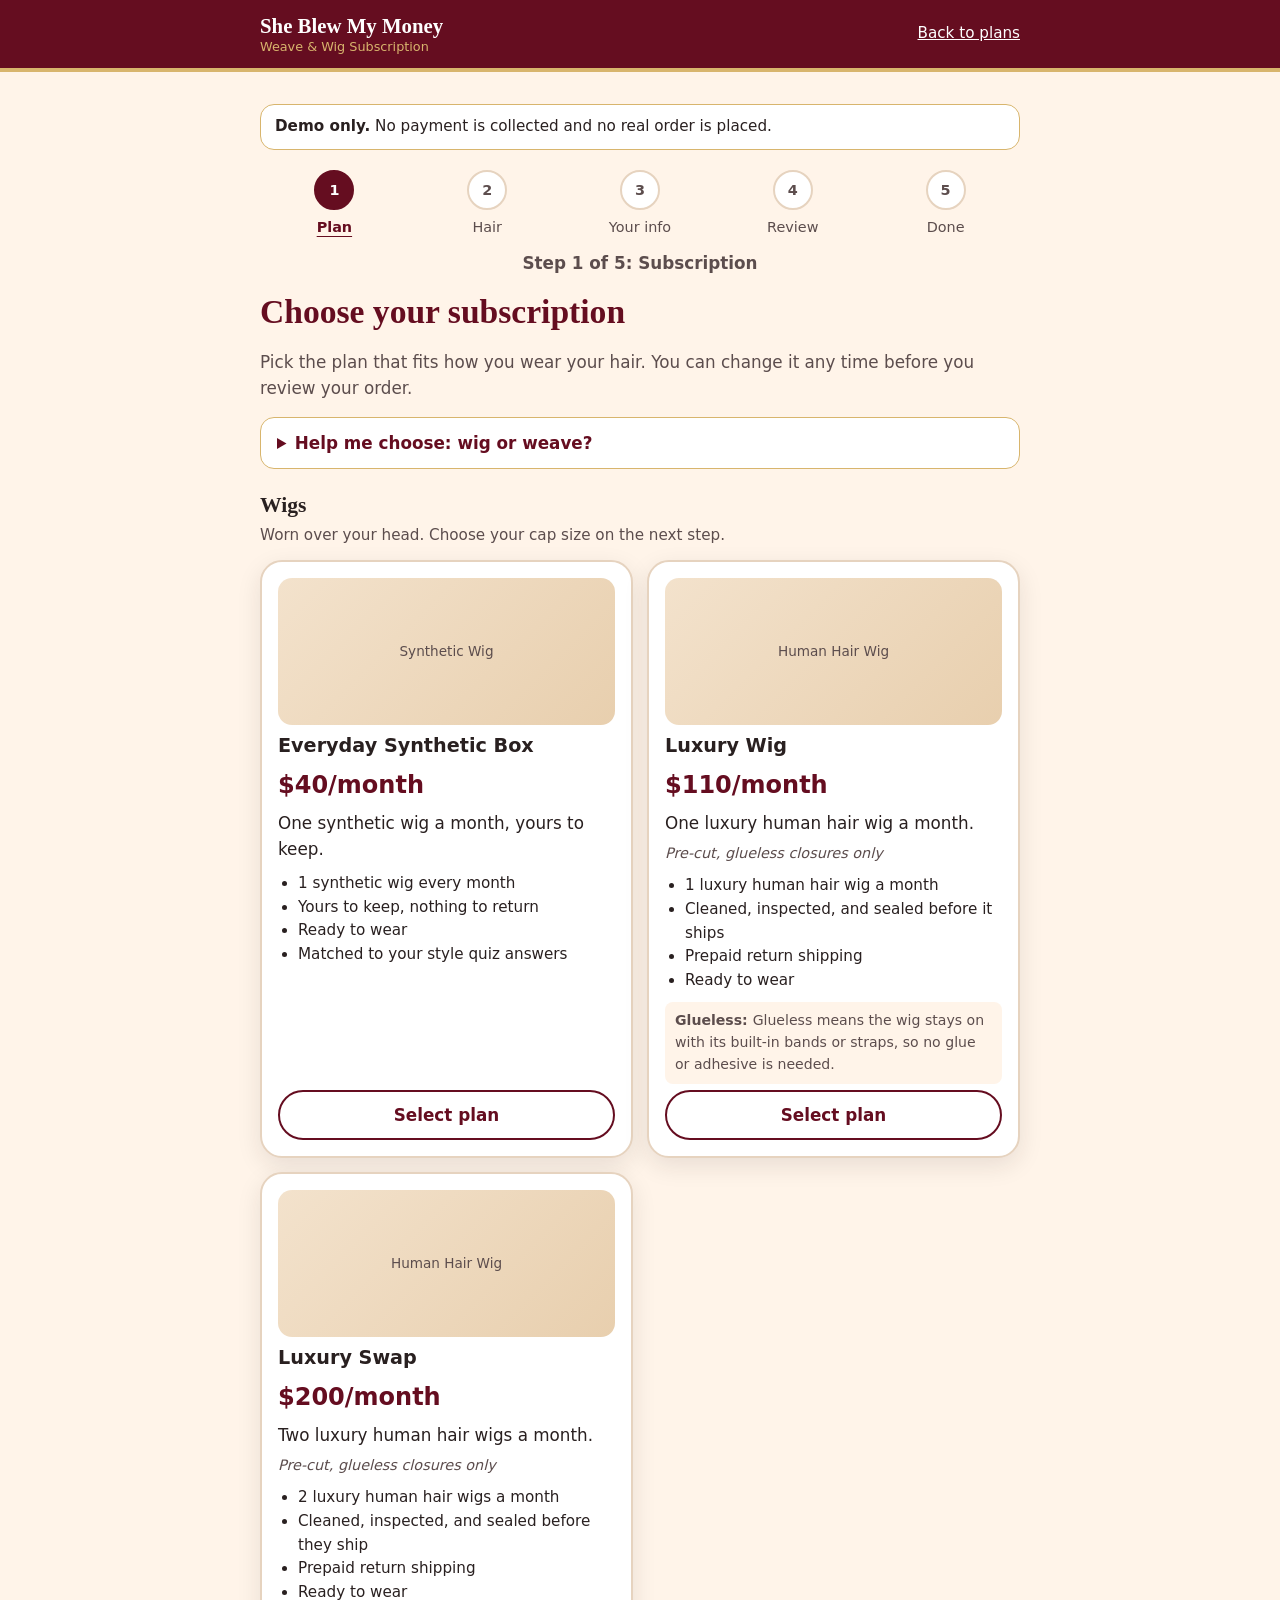
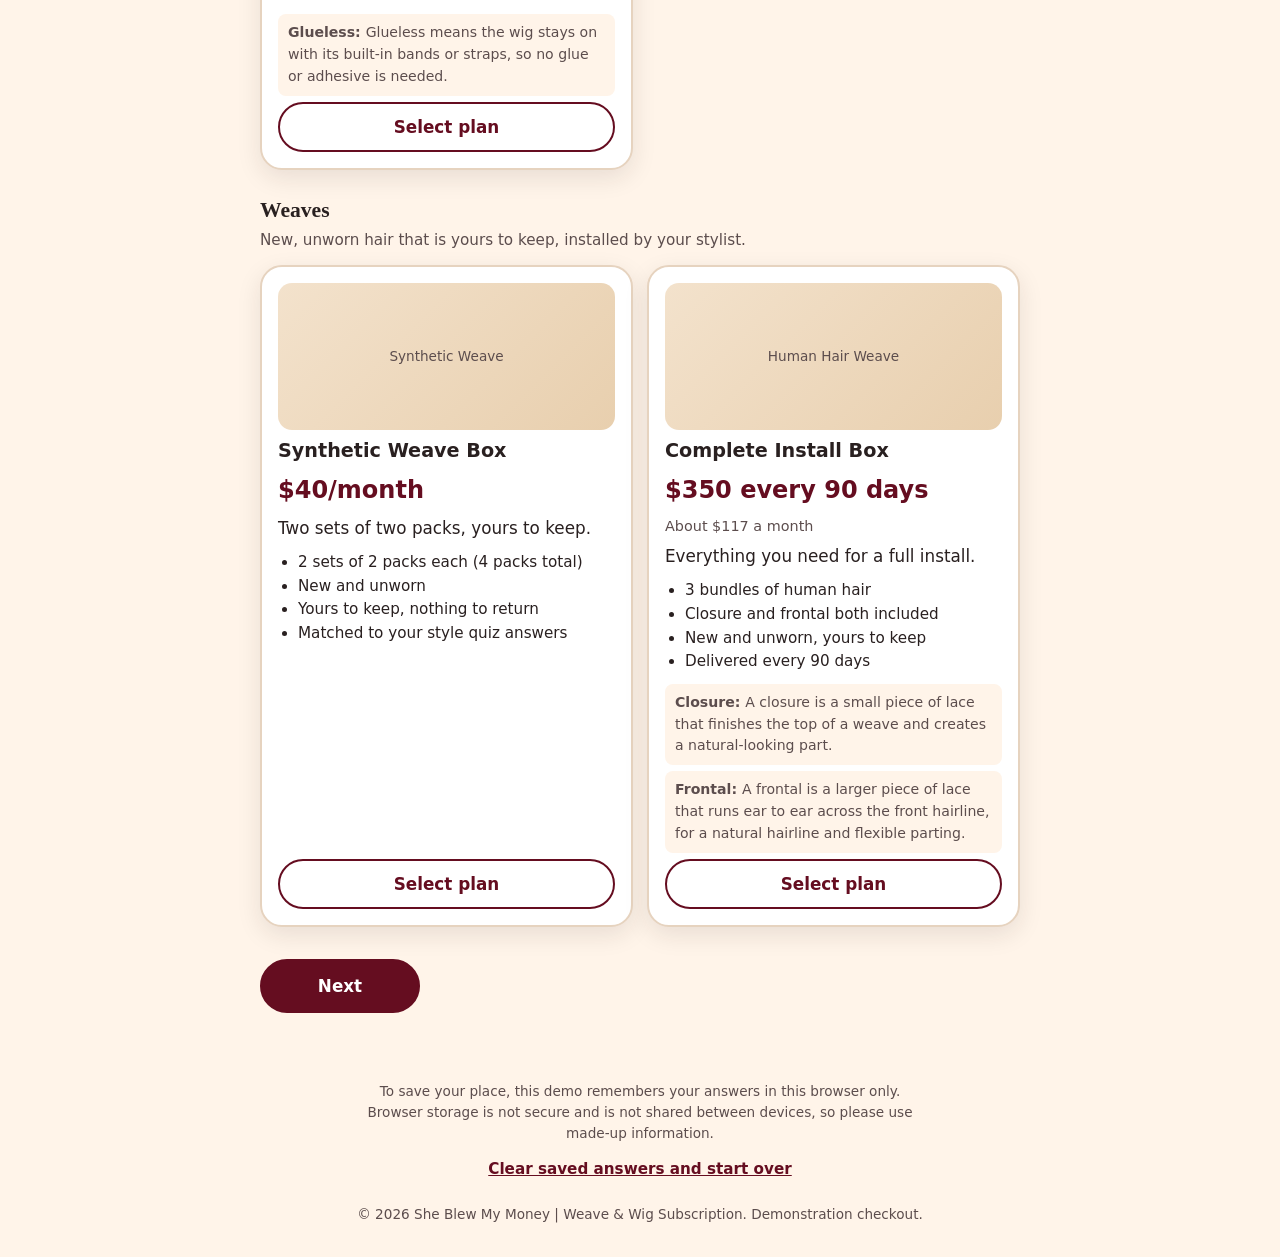
<file: checkout.html>
<!DOCTYPE html>
<html lang="en">
<head>
  <meta charset="UTF-8">
  <meta name="viewport" content="width=device-width, initial-scale=1">
  <title>Checkout | She Blew My Money | Weave &amp; Wig Subscription</title>
  <meta name="description" content="Demo checkout for the She Blew My Money wig and weave subscription. No payment is collected.">
  <link rel="stylesheet" href="checkout.css">
  <script src="products.js" defer></script>
  <script src="validation.js" defer></script>
  <script src="storage.js" defer></script>
  <script src="checkout.js" defer></script>
</head>
<body class="checkout-page">

  <a class="skip-link" href="#checkout-main">Skip to checkout</a>

  <!-- CHECKOUT HEADER: brand only, so customers stay focused -->
  <header class="checkout-header">
    <div class="checkout-wrap checkout-header-inner">
      <a class="checkout-brand" href="index.html" aria-label="She Blew My Money home">
        <span class="checkout-brand-name">She Blew My Money</span>
        <span class="checkout-brand-sub">Weave &amp; Wig Subscription</span>
      </a>
      <a class="checkout-exit" href="services.html#plans">Back to plans</a>
    </div>
  </header>

  <main id="checkout-main" class="checkout-main">
    <div class="checkout-wrap">

      <p class="checkout-demo-banner" role="note">
        <strong>Demo only.</strong> No payment is collected and no real order is placed.
      </p>

      <!-- PROGRESS: five steps, each with a number and a text label -->
      <nav aria-label="Checkout progress">
        <ol class="progress" id="progress">
          <li class="progress-step" data-step="1"><span class="progress-dot" aria-hidden="true">1</span><span class="progress-label">Plan</span></li>
          <li class="progress-step" data-step="2"><span class="progress-dot" aria-hidden="true">2</span><span class="progress-label">Hair</span></li>
          <li class="progress-step" data-step="3"><span class="progress-dot" aria-hidden="true">3</span><span class="progress-label">Your info</span></li>
          <li class="progress-step" data-step="4"><span class="progress-dot" aria-hidden="true">4</span><span class="progress-label">Review</span></li>
          <li class="progress-step" data-step="5"><span class="progress-dot" aria-hidden="true">5</span><span class="progress-label">Done</span></li>
        </ol>
      </nav>
      <p class="progress-text" id="progress-text" aria-live="polite"></p>

      <!-- SELECTED PLAN BAR: visible on every step once a plan is chosen -->
      <div class="plan-bar" id="plan-bar" hidden>
        <div>
          <p class="plan-bar-label">Your plan</p>
          <p class="plan-bar-name" id="plan-bar-name"></p>
        </div>
        <p class="plan-bar-price" id="plan-bar-price"></p>
      </div>

      <!-- STEP PANELS -->
      <section class="step-panel" id="step-1" data-step="1" aria-labelledby="step-1-title">
        <h1 class="step-title" id="step-1-title" tabindex="-1">Choose your subscription</h1>

        <p class="step-intro">Pick the plan that fits how you wear your hair. You can change it any time before you review your order.</p>

        <!-- Help me choose: plain-language wig vs weave explanation -->
        <details class="help-box">
          <summary>Help me choose: wig or weave?</summary>
          <ul>
            <li><strong>A wig</strong> is worn over your head. You can put it on and take it off whenever you like.</li>
            <li><strong>A weave</strong> is hair that is installed into your natural hair, usually by a stylist. Our weave boxes contain hair only, so bring yours to your stylist.</li>
          </ul>
        </details>

        <!-- Shown when the URL had a plan we don't recognise -->
        <p class="notice" id="plan-notice" role="status" hidden></p>

        <!-- Plan cards are built by checkout.js from products.js -->
        <fieldset class="plan-fieldset">
          <legend class="sr-only">Choose one subscription plan</legend>
          <div id="plan-groups"></div>
        </fieldset>

        <p class="field-error" id="plan-error" role="alert" hidden></p>
      </section>

      <section class="step-panel" id="step-2" data-step="2" aria-labelledby="step-2-title" hidden>
        <h1 class="step-title" id="step-2-title" tabindex="-1">Hair preferences</h1>
        <p class="step-intro" id="preferences-intro"></p>
        <p class="notice">Your choices tell us what to aim for. Availability is not guaranteed.</p>
        <div id="preferences-form"></div>
      </section>

      <section class="step-panel" id="step-3" data-step="3" aria-labelledby="step-3-title" hidden>
        <h1 class="step-title" id="step-3-title" tabindex="-1">Your information</h1>
        <p class="notice">This is a demo. Please use made-up information, not your real details.</p>
        <form id="customer-form" class="card form-card" novalidate>
          <fieldset class="form-fieldset">
            <legend>Contact details</legend>
          <div class="form-row">
            <label for="cust-firstName">First name <span class="req">(required)</span></label>
            <input id="cust-firstName" name="firstName" data-field="firstName" type="text" autocomplete="given-name" maxlength="60" aria-describedby="error-firstName">
            <p class="field-error" id="error-firstName" hidden></p>
          </div>
          <div class="form-row">
            <label for="cust-lastName">Last name <span class="req">(required)</span></label>
            <input id="cust-lastName" name="lastName" data-field="lastName" type="text" autocomplete="family-name" maxlength="60" aria-describedby="error-lastName">
            <p class="field-error" id="error-lastName" hidden></p>
          </div>
          <div class="form-row">
            <label for="cust-email">Email address <span class="req">(required)</span></label>
            <input id="cust-email" name="email" data-field="email" type="email" inputmode="email" autocomplete="email" maxlength="120" aria-describedby="error-email">
            <p class="field-error" id="error-email" hidden></p>
          </div>
          <div class="form-row">
            <label for="cust-phone">Phone number <span class="req">(required)</span></label>
            <input id="cust-phone" name="phone" data-field="phone" type="tel" inputmode="tel" autocomplete="tel" maxlength="30" aria-describedby="error-phone">
            <p class="field-error" id="error-phone" hidden></p>
          </div>
          </fieldset>

          <fieldset class="form-fieldset">
            <legend>Shipping address</legend>
          <div class="form-row">
            <label for="cust-street">Street address <span class="req">(required)</span></label>
            <input id="cust-street" name="street" data-field="street" type="text" autocomplete="address-line1" maxlength="120" aria-describedby="error-street">
            <p class="field-error" id="error-street" hidden></p>
          </div>
          <div class="form-row">
            <label for="cust-apartment">Apartment or unit <span class="req">(optional)</span></label>
            <input id="cust-apartment" name="apartment" data-field="apartment" type="text" autocomplete="address-line2" maxlength="60" aria-describedby="error-apartment">
            <p class="field-error" id="error-apartment" hidden></p>
          </div>
          <div class="form-row">
            <label for="cust-city">City <span class="req">(required)</span></label>
            <input id="cust-city" name="city" data-field="city" type="text" autocomplete="address-level2" maxlength="80" aria-describedby="error-city">
            <p class="field-error" id="error-city" hidden></p>
          </div>
          <div class="form-row">
            <label for="cust-state">State <span class="req">(required)</span></label>
            <select id="cust-state" name="state" data-field="state" autocomplete="address-level1" aria-describedby="error-state"></select>
            <p class="field-error" id="error-state" hidden></p>
          </div>
          <div class="form-row">
            <label for="cust-zip">ZIP code <span class="req">(required)</span></label>
            <input id="cust-zip" name="zip" data-field="zip" type="text" inputmode="numeric" autocomplete="postal-code" maxlength="10" aria-describedby="error-zip">
            <p class="field-error" id="error-zip" hidden></p>
          </div>
          </fieldset>

          <fieldset class="form-fieldset">
            <legend>Email preferences (optional)</legend>
            <p class="pref-help">Neither box is ticked unless you choose to. No emails are sent in this demo.</p>
            <label class="check-row">
              <input type="checkbox" id="cust-consentOrderEmail" data-consent="consentOrderEmail">
              <span>Email me about my order (order updates only)</span>
            </label>
            <label class="check-row">
              <input type="checkbox" id="cust-consentMarketing" data-consent="consentMarketing">
              <span>Send me offers and news (marketing, separate from order updates)</span>
            </label>
          </fieldset>
          <!-- Lets the Enter key act like Next. Hidden from view; the visible Next button is below. -->
          <button type="submit" class="sr-only" tabindex="-1" aria-hidden="true">Continue</button>
        </form>
      </section>

      <section class="step-panel" id="step-4" data-step="4" aria-labelledby="step-4-title" hidden>
        <h1 class="step-title" id="step-4-title" tabindex="-1">Review your order</h1>
        <p class="step-intro">Check everything below. Use Edit to change anything.</p>
        <p class="notice review-demo-notice"><strong>Demo order.</strong> No payment will be collected and nothing will be charged or shipped.</p>
        <div id="review-content"></div>
        <p class="field-error" id="order-error" role="alert" hidden></p>
      </section>

      <section class="step-panel" id="step-5" data-step="5" aria-labelledby="step-5-title" hidden>
        <h1 class="step-title" id="step-5-title" tabindex="-1">Order confirmation</h1>
        <div class="card confirm-card">
          <p class="confirm-badge">Demo order</p>
          <h2 class="confirm-heading">Your demo order has been placed.</h2>
          <p class="confirm-label">Order ID</p>
          <p class="order-id" id="confirm-order-id"></p>
          <p><strong>Status:</strong> <span id="confirm-status"></span></p>
          <p><strong>Payment:</strong> <span id="confirm-payment"></span></p>
          <p>No payment was collected or processed, and nothing will be shipped. This demo order is saved only in this browser.</p>
        </div>
        <div id="confirmation-summary"></div>
        <p class="confirm-links"><a href="checkout.html">Start another demo order</a> &middot; <a href="index.html">Back to the home page</a></p>
      </section>

      <!-- BACK / NEXT -->
      <div class="step-actions" id="step-actions">
        <button type="button" class="btn-secondary" id="back-button">Back</button>
        <button type="button" class="btn-primary" id="next-button">Next</button>
      </div>

      <noscript><p class="card">Checkout needs JavaScript turned on. Please enable it and reload.</p></noscript>
    </div>
  </main>

  <footer class="checkout-footer">
    <div class="checkout-wrap">
      <p class="storage-note">
        To save your place, this demo remembers your answers in this browser only.
        Browser storage is not secure and is not shared between devices, so please use made-up information.
        <button type="button" class="link-button" id="clear-draft-button">Clear saved answers and start over</button>
      </p>
      <p>&copy; <span id="year">2026</span> She Blew My Money | Weave &amp; Wig Subscription. Demonstration checkout.</p>
    </div>
  </footer>

</body>
</html>
</file>
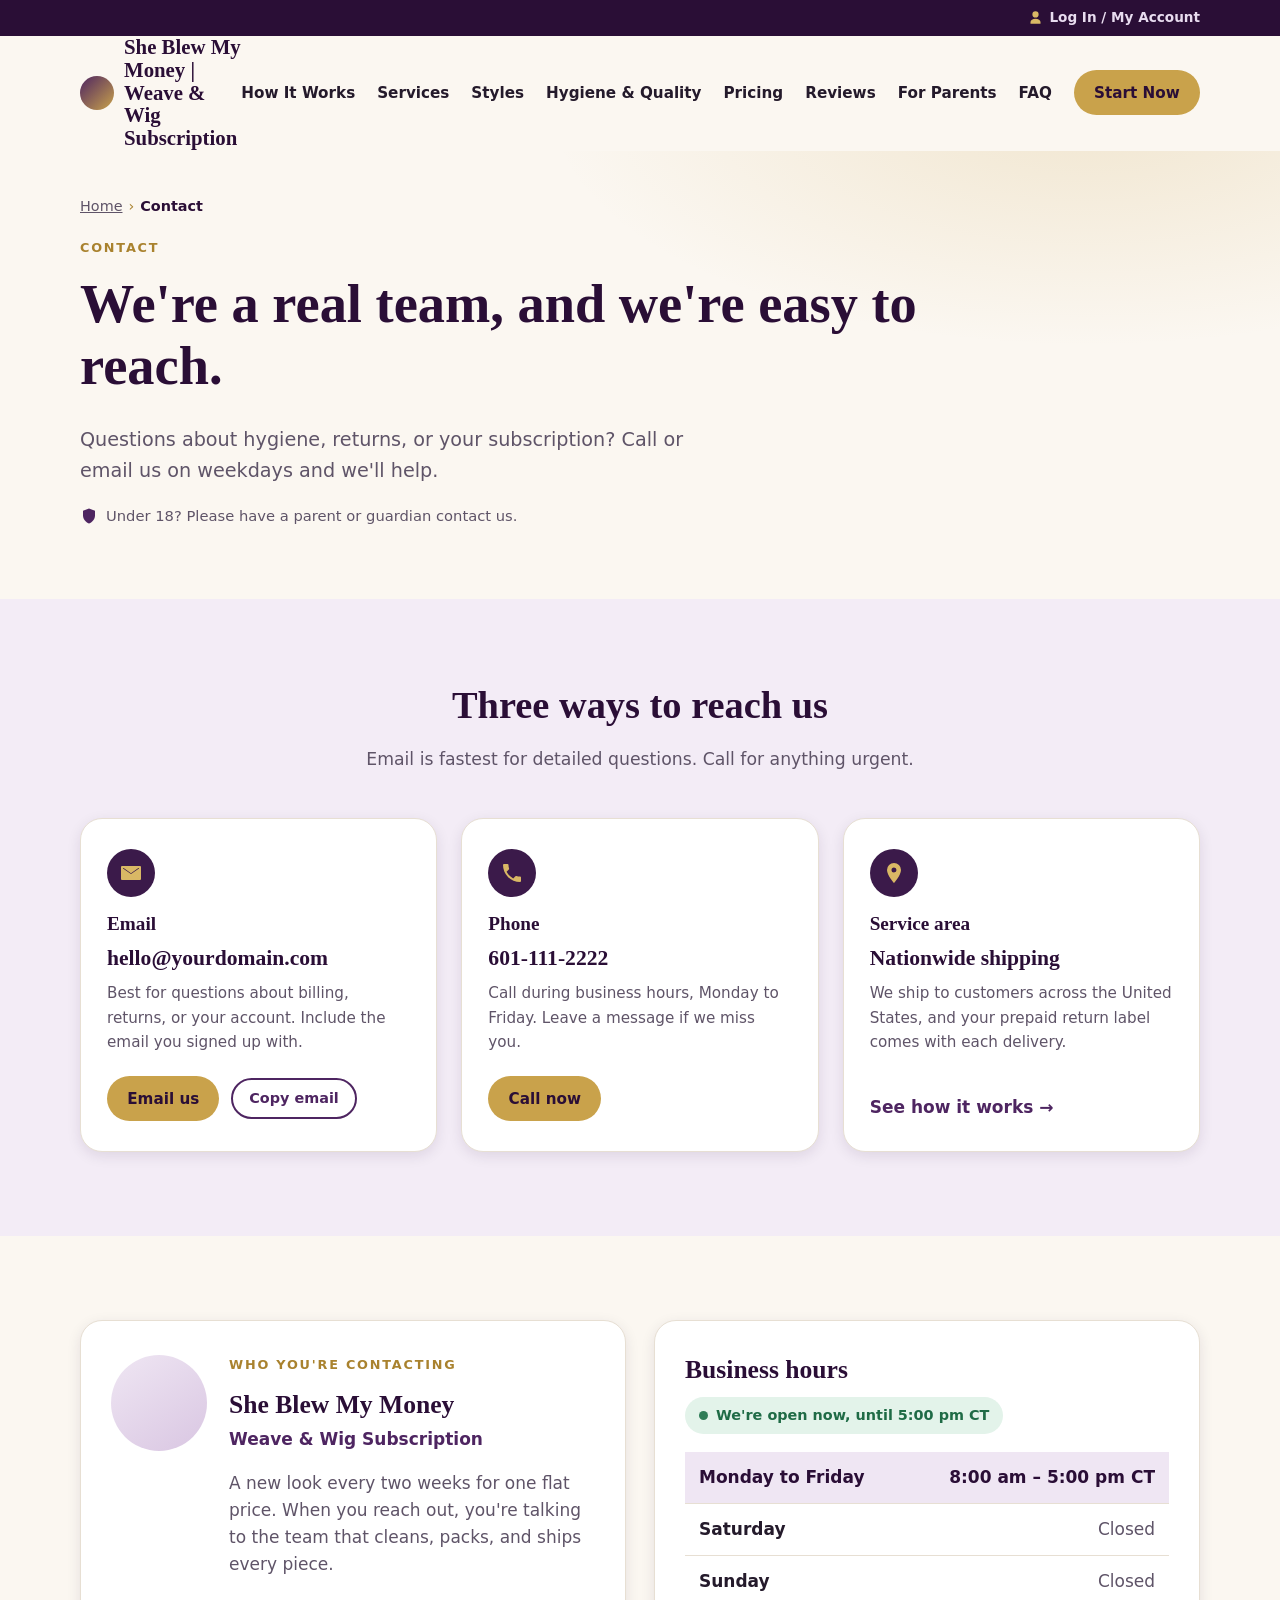
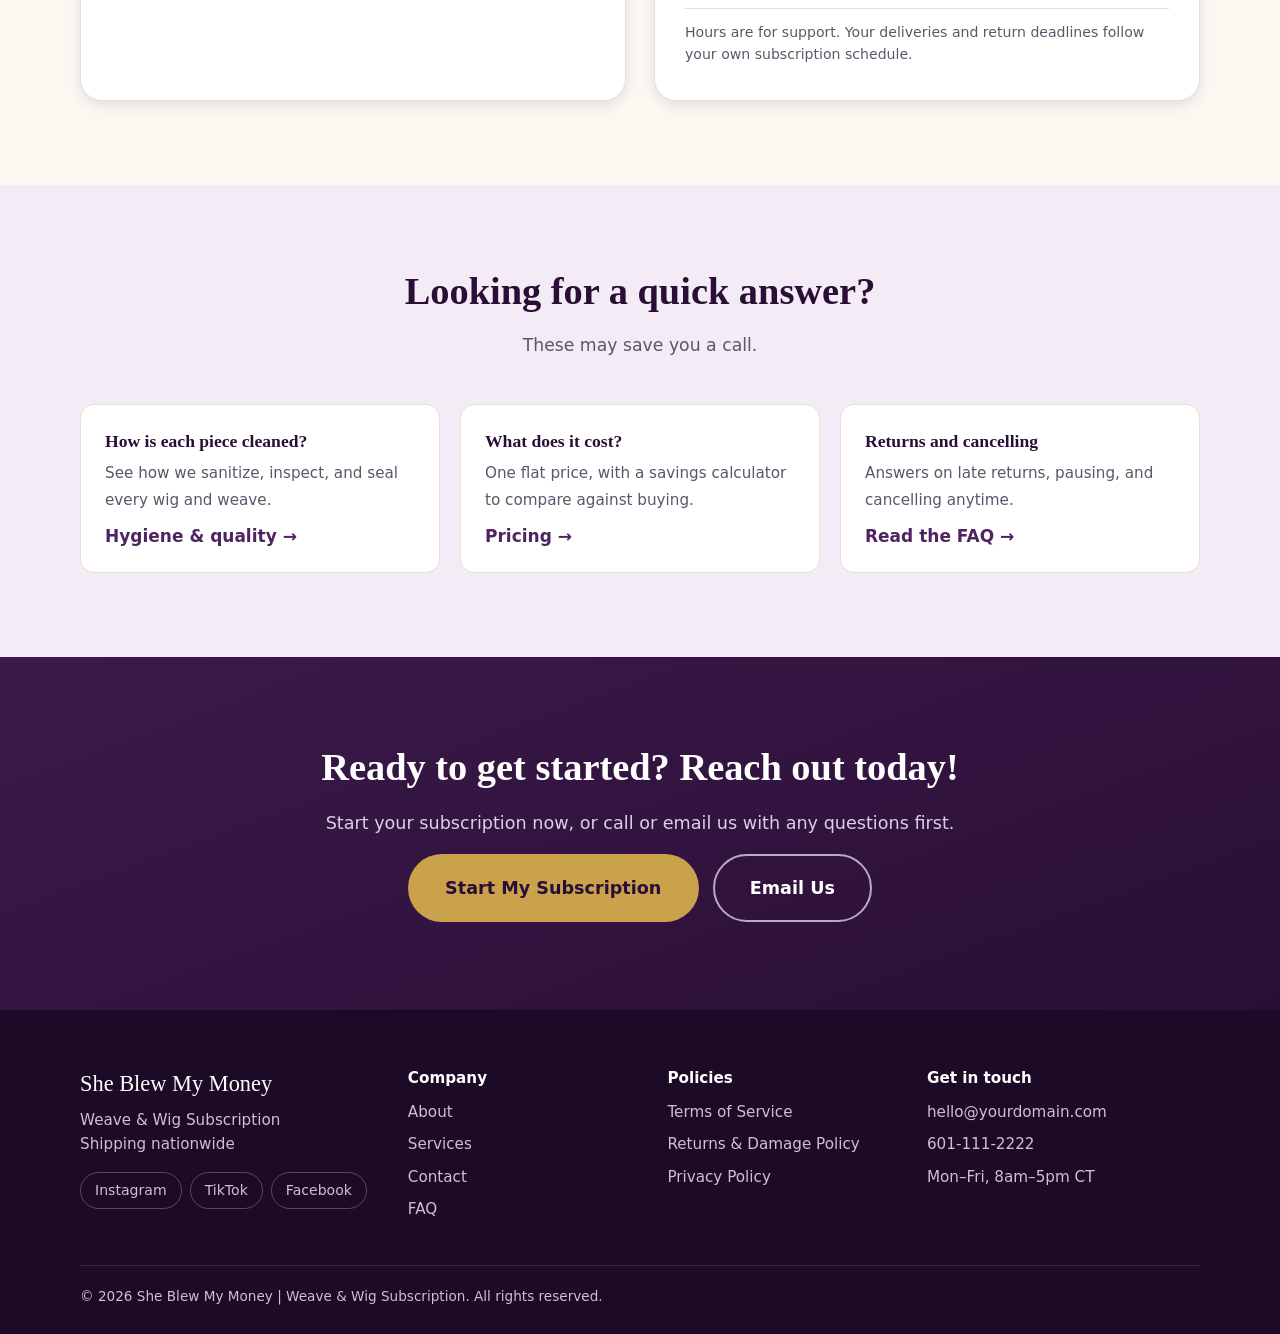
<file: contact.html>
<!DOCTYPE html>
<html lang="en">
<head>
  <meta charset="UTF-8">
  <meta name="viewport" content="width=device-width, initial-scale=1">
  <title>Contact | She Blew My Money | Weave &amp; Wig Subscription</title>
  <meta name="description" content="Contact She Blew My Money | Weave &amp; Wig Subscription by phone or email, Monday to Friday, 8am to 5pm Central. We ship nationwide.">
  <link rel="stylesheet" href="style.css">
  <script src="script.js" defer></script>

  <!-- Structured data helps search engines show your phone and hours. Update if details change. -->
  <script type="application/ld+json">
  {
    "@context": "https://schema.org",
    "@type": "Organization",
    "name": "She Blew My Money | Weave & Wig Subscription",
    "areaServed": "US",
    "contactPoint": {
      "@type": "ContactPoint",
      "contactType": "customer service",
      "telephone": "+1-601-111-2222",
      "availableLanguage": "English",
      "hoursAvailable": {
        "@type": "OpeningHoursSpecification",
        "dayOfWeek": ["Monday", "Tuesday", "Wednesday", "Thursday", "Friday"],
        "opens": "08:00",
        "closes": "17:00"
      }
    }
  }
  </script>
</head>
<body>

  <a class="skip-link" href="#main">Skip to main content</a>

  <!-- UTILITY BAR: account link, top right -->
  <div class="utility-bar">
    <div class="container utility-inner">
      <a href="/account" aria-label="Log in or go to my account">
        <svg class="icon" viewBox="0 0 24 24" aria-hidden="true"><path d="M12 12a5 5 0 100-10 5 5 0 000 10zm0 2c-4.4 0-8 2.2-8 5v3h16v-3c0-2.8-3.6-5-8-5z"/></svg>
        Log In / My Account
      </a>
    </div>
  </div>

  <!-- HEADER / NAV -->
  <header class="site-header" id="top">
    <div class="container header-inner">
      <a class="logo" href="index.html" aria-label="She Blew My Money home">
        <span class="logo-mark" aria-hidden="true"></span>
        <span class="logo-text">She Blew My Money | Weave & Wig Subscription</span>
      </a>

      <button class="nav-toggle" aria-expanded="false" aria-controls="main-nav" aria-label="Open menu">
        <span></span><span></span><span></span>
      </button>

      <nav id="main-nav" class="main-nav" aria-label="Main">
        <ul>
          <li><a href="index.html#how-it-works">How It Works</a></li>
          <li><a href="services.html">Services</a></li>
          <li><a href="index.html#styles">Styles</a></li>
          <li><a href="index.html#hygiene">Hygiene &amp; Quality</a></li>
          <li><a href="index.html#pricing">Pricing</a></li>
          <li><a href="index.html#reviews">Reviews</a></li>
          <li><a href="index.html#parents">For Parents</a></li>
          <li><a href="index.html#faq">FAQ</a></li>
          <li class="nav-account-item"><a href="/account">Log In / My Account</a></li>
          <li class="nav-cta-item"><a class="btn btn-gold btn-small" href="checkout.html">Start Now</a></li>
        </ul>
      </nav>
    </div>
  </header>

  <main id="main">

    <!-- PAGE HERO -->
    <section class="page-hero">
      <div class="container">
        <nav aria-label="Breadcrumb">
          <ul class="breadcrumb">
            <li><a href="index.html">Home</a></li>
            <li><span aria-current="page">Contact</span></li>
          </ul>
        </nav>
        <p class="eyebrow">Contact</p>
        <h1>We're a real team, and we're easy to reach.</h1>
        <p class="subhead">
          Questions about hygiene, returns, or your subscription? Call or email us on weekdays and we'll help.
        </p>
        <p class="hero-note">
          <svg class="icon" viewBox="0 0 24 24" aria-hidden="true"><path d="M12 2l8 3v6c0 5-3.4 9.4-8 11-4.6-1.6-8-6-8-11V5l8-3z"/></svg>
          Under 18? Please have a parent or guardian contact us.
        </p>
      </div>
    </section>

    <!-- CONTACT METHODS -->
    <section class="section section-tint" aria-labelledby="ways-heading">
      <div class="container">
        <div class="section-head">
          <h2 id="ways-heading">Three ways to reach us</h2>
          <p>Email is fastest for detailed questions. Call for anything urgent.</p>
        </div>

        <div class="contact-grid">

          <article class="contact-card reveal">
            <span class="contact-icon" aria-hidden="true">
              <svg class="icon" viewBox="0 0 24 24"><path d="M3 5h18a1 1 0 011 1v12a1 1 0 01-1 1H3a1 1 0 01-1-1V6a1 1 0 011-1zm9 7.2L4.6 7H4v.4l8 5.6 8-5.6V7h-.6L12 12.2z"/></svg>
            </span>
            <h3>Email</h3>
            <a class="contact-value" href="mailto:hello@yourdomain.com">hello@yourdomain.com</a>
            <p class="contact-note">Best for questions about billing, returns, or your account. Include the email you signed up with.</p>
            <div class="contact-actions">
              <a class="btn btn-gold btn-small" href="mailto:hello@yourdomain.com">Email us</a>
              <button class="copy-btn" type="button" data-copy="hello@yourdomain.com" hidden>Copy email</button>
            </div>
          </article>

          <article class="contact-card reveal">
            <span class="contact-icon" aria-hidden="true">
              <svg class="icon" viewBox="0 0 24 24"><path d="M6.6 10.8a15.1 15.1 0 006.6 6.6l2.2-2.2a1 1 0 011-.25 11.4 11.4 0 003.6.57 1 1 0 011 1V20a1 1 0 01-1 1A17 17 0 013 4a1 1 0 011-1h3.5a1 1 0 011 1c0 1.25.2 2.45.57 3.57a1 1 0 01-.25 1L6.6 10.8z"/></svg>
            </span>
            <h3>Phone</h3>
            <a class="contact-value" href="tel:+16011112222">601-111-2222</a>
            <p class="contact-note">Call during business hours, Monday to Friday. Leave a message if we miss you.</p>
            <div class="contact-actions">
              <a class="btn btn-gold btn-small" href="tel:+16011112222">Call now</a>
            </div>
          </article>

          <article class="contact-card reveal">
            <span class="contact-icon" aria-hidden="true">
              <svg class="icon" viewBox="0 0 24 24"><path d="M12 2a7 7 0 00-7 7c0 5.2 7 13 7 13s7-7.8 7-13a7 7 0 00-7-7zm0 9.5A2.5 2.5 0 1112 6.5a2.5 2.5 0 010 5z"/></svg>
            </span>
            <h3>Service area</h3>
            <p class="contact-value">Nationwide shipping</p>
            <p class="contact-note">We ship to customers across the United States, and your prepaid return label comes with each delivery.</p>
            <div class="contact-actions">
              <a class="link-arrow" href="index.html#how-it-works">See how it works <span aria-hidden="true">&rarr;</span></a>
            </div>
          </article>

        </div>
      </div>
    </section>

    <!-- WHO + HOURS -->
    <section class="section" aria-labelledby="hours-heading">
      <div class="container contact-split">

        <article class="who-card reveal">
          <!-- Replace with a real photo of you or your logo -->
          <div class="shape shape-avatar" role="img" aria-label="Placeholder for founder photo" data-label="Photo"></div>
          <div>
            <p class="eyebrow">Who you're contacting</p>
            <h2>She Blew My Money</h2>
            <p class="who-sub">Weave &amp; Wig Subscription</p>
            <p>
              A new look every two weeks for one flat price. When you reach out, you're talking to the team
              that cleans, packs, and ships every piece.
            </p>
          </div>
        </article>

        <article class="hours-card reveal">
          <h2 id="hours-heading">Business hours</h2>
          <p class="status-badge" id="hours-status" data-state="closed" role="status">
            <span class="status-text">Monday to Friday, 8am to 5pm Central</span>
          </p>
          <table class="hours-table">
            <caption class="visually-hidden">Business hours, Central Time</caption>
            <tbody>
              <tr data-days="1,2,3,4,5"><th scope="row">Monday to Friday</th><td>8:00 am &ndash; 5:00 pm CT</td></tr>
              <tr data-days="6"><th scope="row">Saturday</th><td>Closed</td></tr>
              <tr data-days="0"><th scope="row">Sunday</th><td>Closed</td></tr>
            </tbody>
          </table>
          <p class="hours-note">Hours are for support. Your deliveries and return deadlines follow your own subscription schedule.</p>
        </article>

      </div>
    </section>

    <!-- QUICK ANSWERS -->
    <section class="section section-tint" aria-labelledby="help-heading">
      <div class="container">
        <div class="section-head">
          <h2 id="help-heading">Looking for a quick answer?</h2>
          <p>These may save you a call.</p>
        </div>
        <div class="help-grid">
          <a class="help-card reveal" href="index.html#hygiene">
            <strong>How is each piece cleaned?</strong>
            <span>See how we sanitize, inspect, and seal every wig and weave.</span>
            <em>Hygiene &amp; quality &rarr;</em>
          </a>
          <a class="help-card reveal" href="index.html#pricing">
            <strong>What does it cost?</strong>
            <span>One flat price, with a savings calculator to compare against buying.</span>
            <em>Pricing &rarr;</em>
          </a>
          <a class="help-card reveal" href="index.html#faq">
            <strong>Returns and cancelling</strong>
            <span>Answers on late returns, pausing, and cancelling anytime.</span>
            <em>Read the FAQ &rarr;</em>
          </a>
        </div>
      </div>
    </section>

    <!-- FINAL CTA -->
    <section class="final-cta" aria-labelledby="cta-heading">
      <div class="container">
        <h2 id="cta-heading">Ready to get started? Reach out today!</h2>
        <p>Start your subscription now, or call or email us with any questions first.</p>
        <div class="cta-actions">
          <a class="btn btn-gold btn-large" href="checkout.html">Start My Subscription</a>
          <a class="btn btn-outline-light btn-large" href="mailto:hello@yourdomain.com">Email Us</a>
        </div>
      </div>
    </section>

  </main>

  <!-- FOOTER -->
  <footer class="site-footer">
    <div class="container footer-grid">
      <div>
        <p class="footer-brand">She Blew My Money</p>
        <p class="footer-small">Weave &amp; Wig Subscription<br>Shipping nationwide</p>
        <ul class="social-links" aria-label="Social media">
          <li><a href="https://www.instagram.com/" rel="noopener">Instagram</a></li>
          <li><a href="https://www.tiktok.com/" rel="noopener">TikTok</a></li>
          <li><a href="https://www.facebook.com/" rel="noopener">Facebook</a></li>
        </ul>
      </div>
      <div>
        <p class="footer-title">Company</p>
        <ul>
          <li><a href="/about">About</a></li>
          <li><a href="services.html">Services</a></li>
          <li><a href="contact.html">Contact</a></li>
          <li><a href="index.html#faq">FAQ</a></li>
        </ul>
      </div>
      <div>
        <p class="footer-title">Policies</p>
        <ul>
          <li><a href="/terms">Terms of Service</a></li>
          <li><a href="/returns">Returns &amp; Damage Policy</a></li>
          <li><a href="/privacy">Privacy Policy</a></li>
        </ul>
      </div>
      <div>
        <p class="footer-title">Get in touch</p>
        <ul>
          <li><a href="mailto:hello@yourdomain.com">hello@yourdomain.com</a></li>
          <li><a href="tel:+16011112222">601-111-2222</a></li>
          <li>Mon&ndash;Fri, 8am&ndash;5pm CT</li>
        </ul>
      </div>
    </div>
    <div class="container footer-bottom">
      <p>&copy; <span id="year">2026</span> She Blew My Money | Weave &amp; Wig Subscription. All rights reserved.</p>
    </div>
  </footer>

  <!-- Mobile sticky CTA -->
  <a class="mobile-cta" href="checkout.html">Start My Subscription</a>

</body>
</html>
</file>
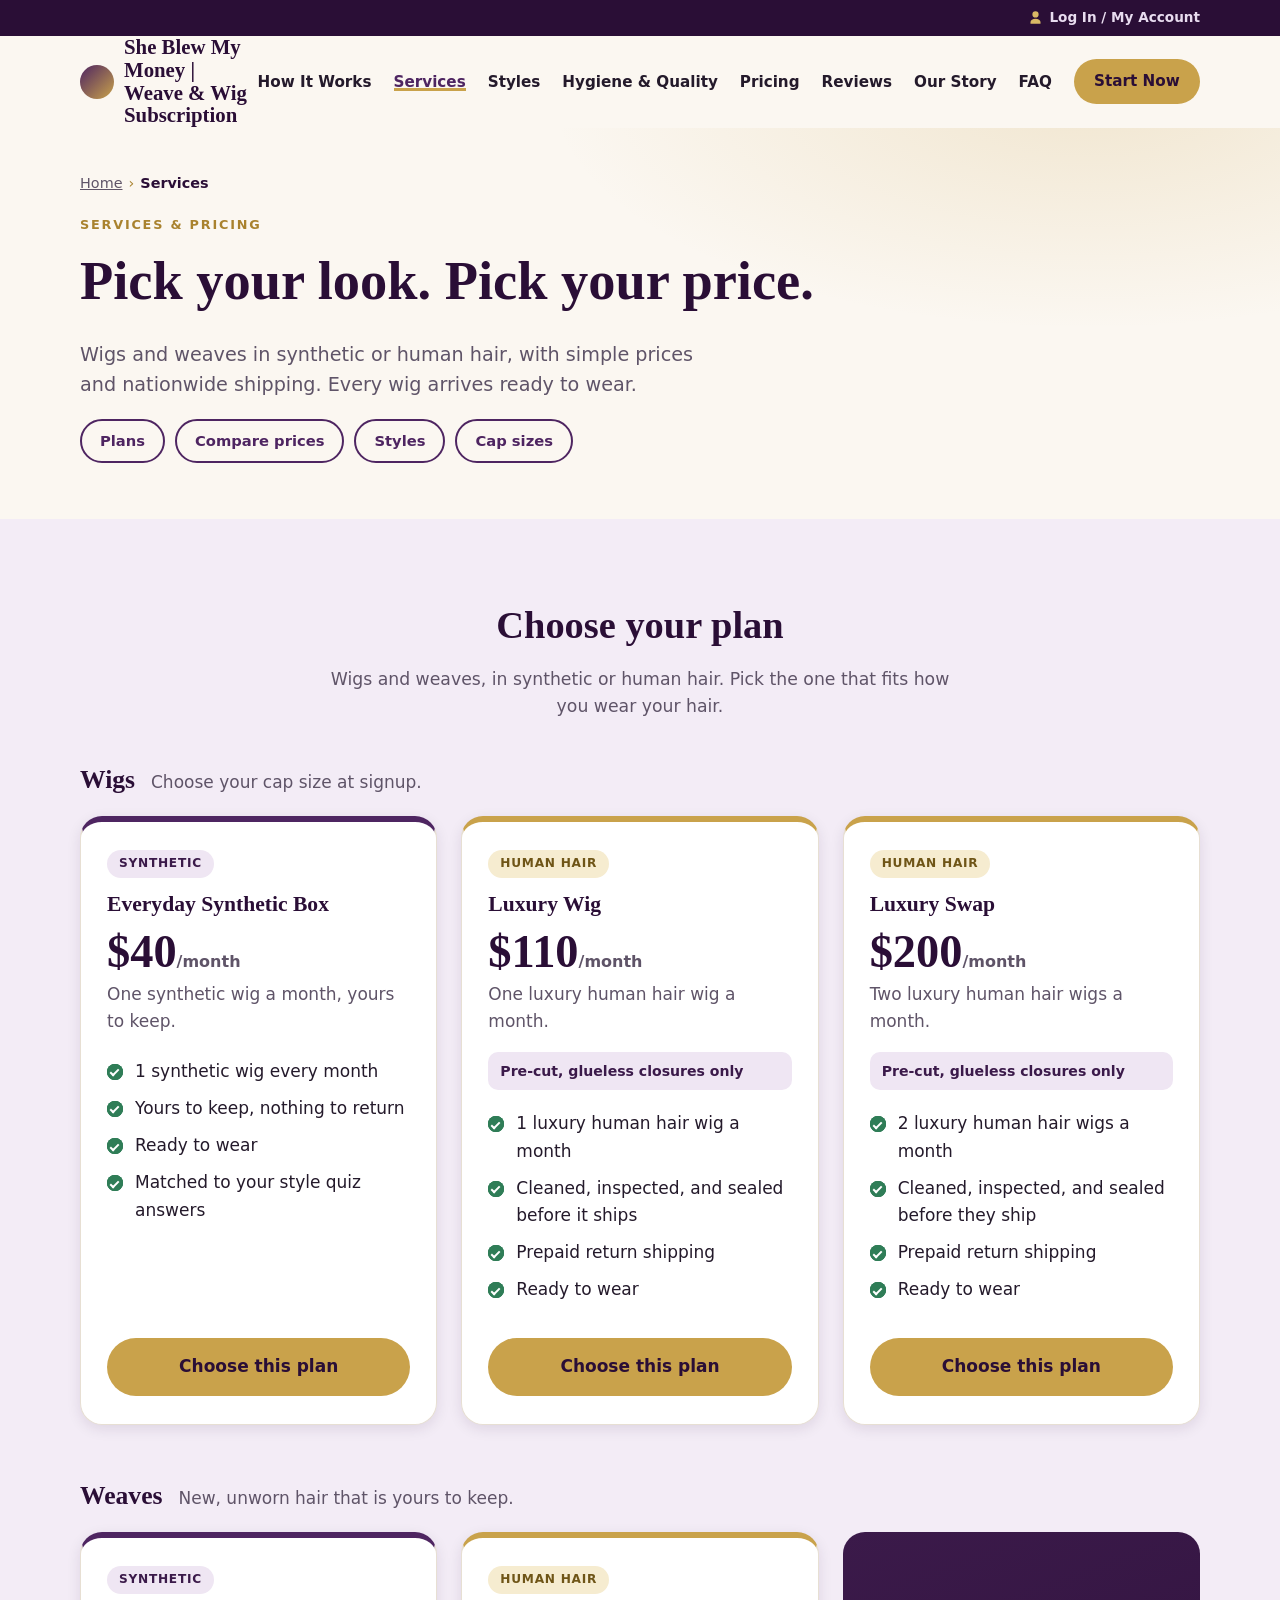
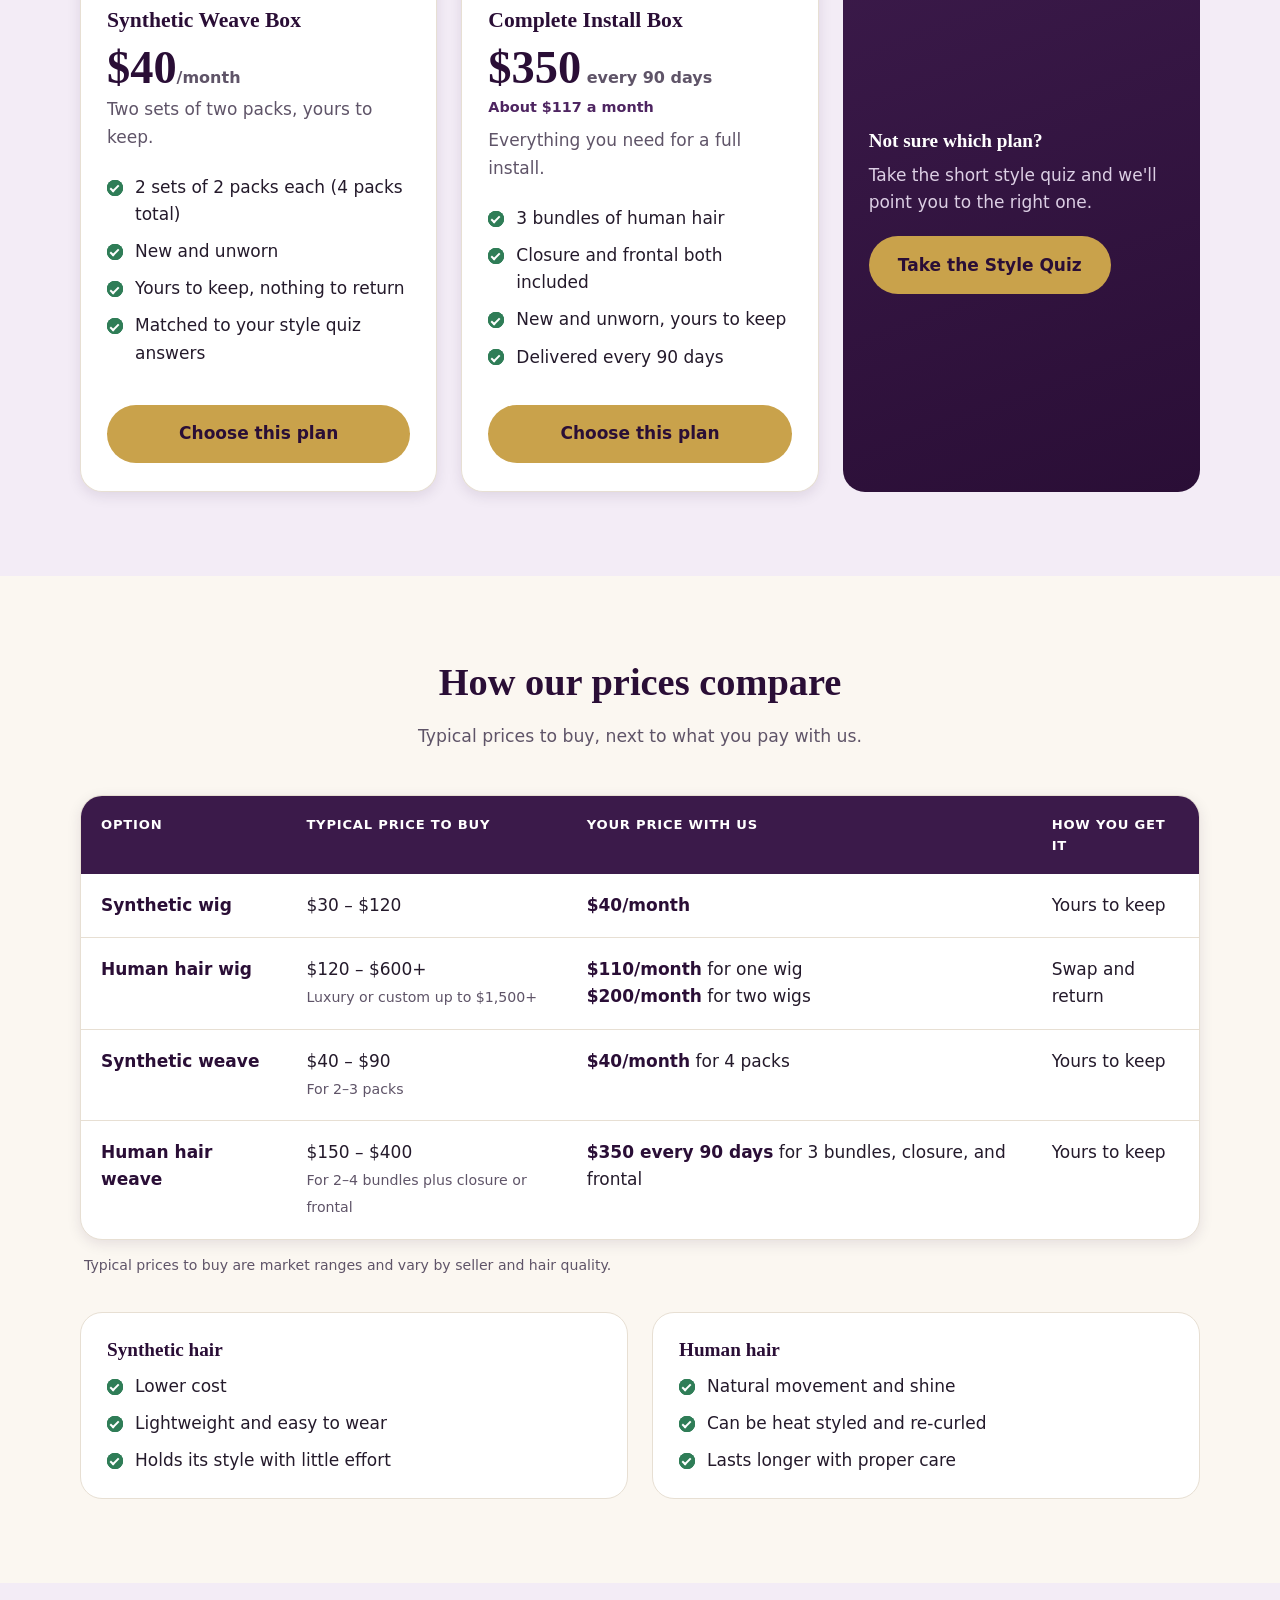
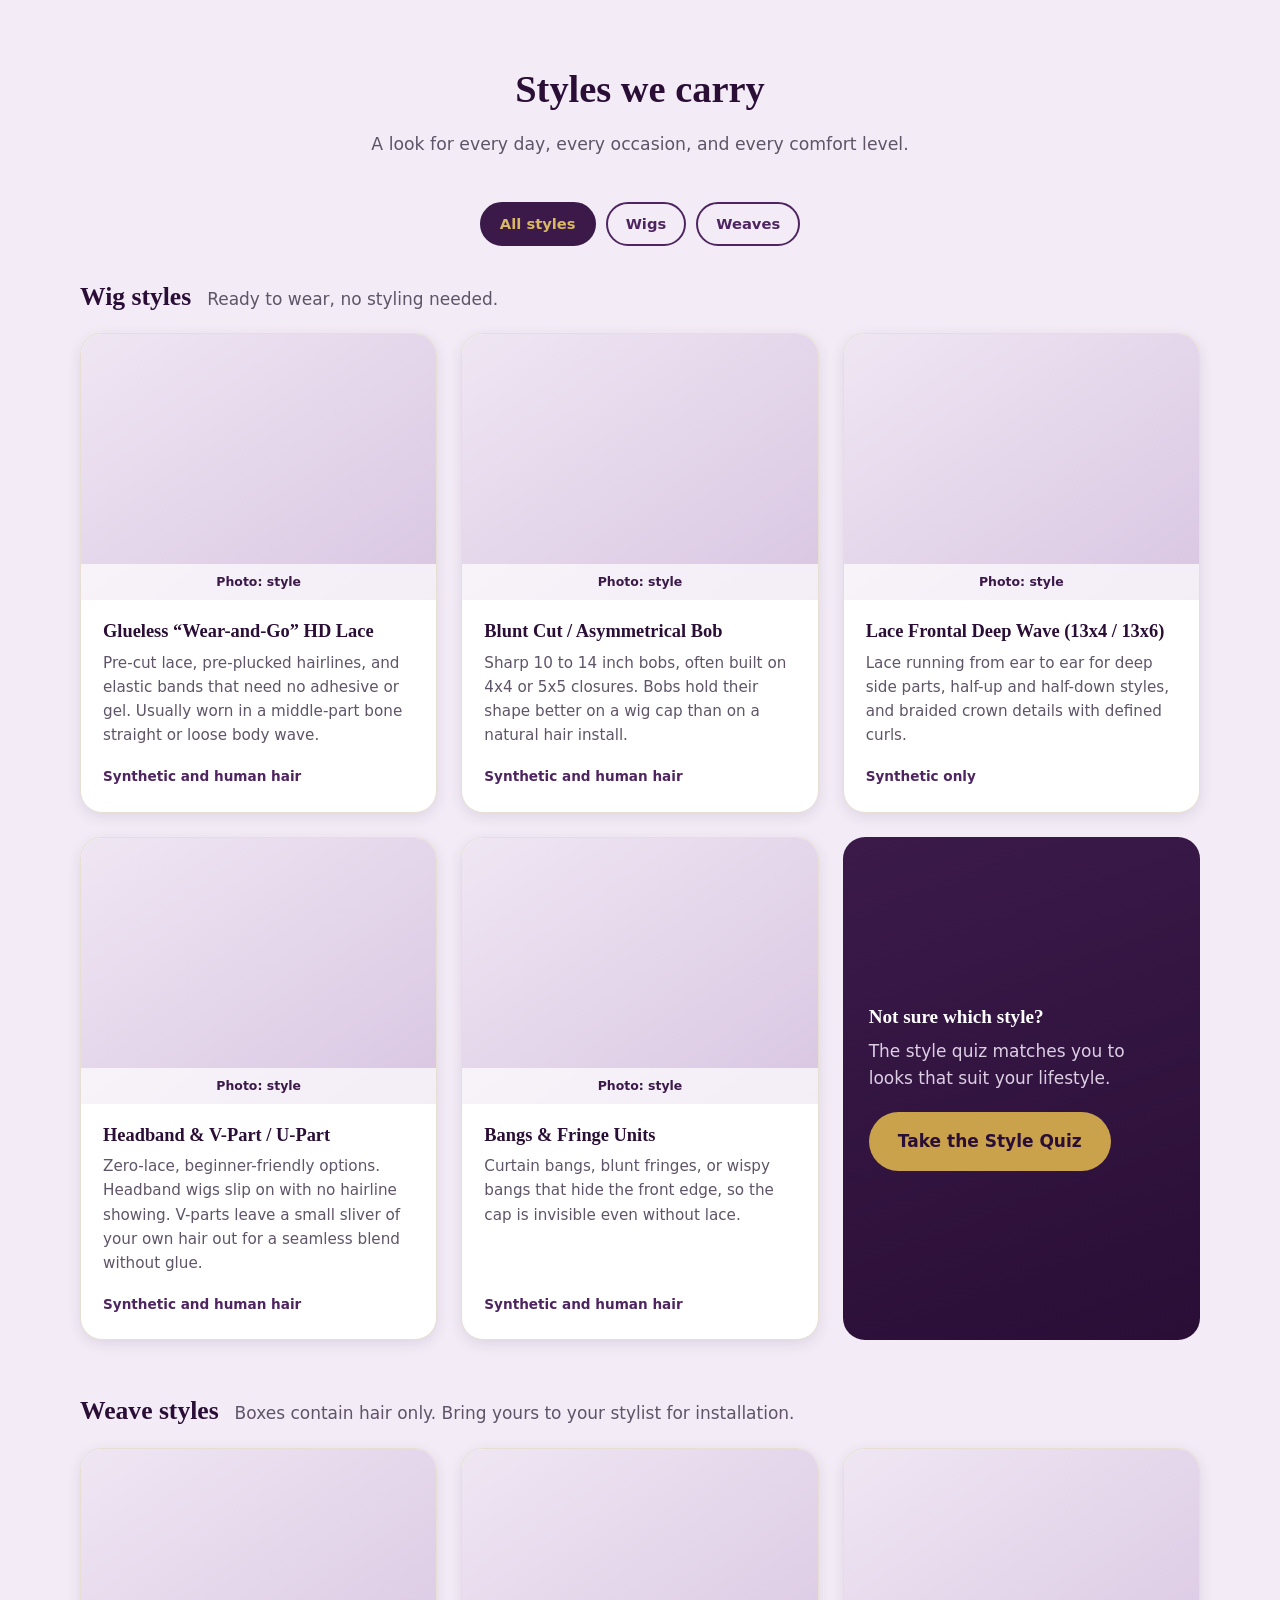
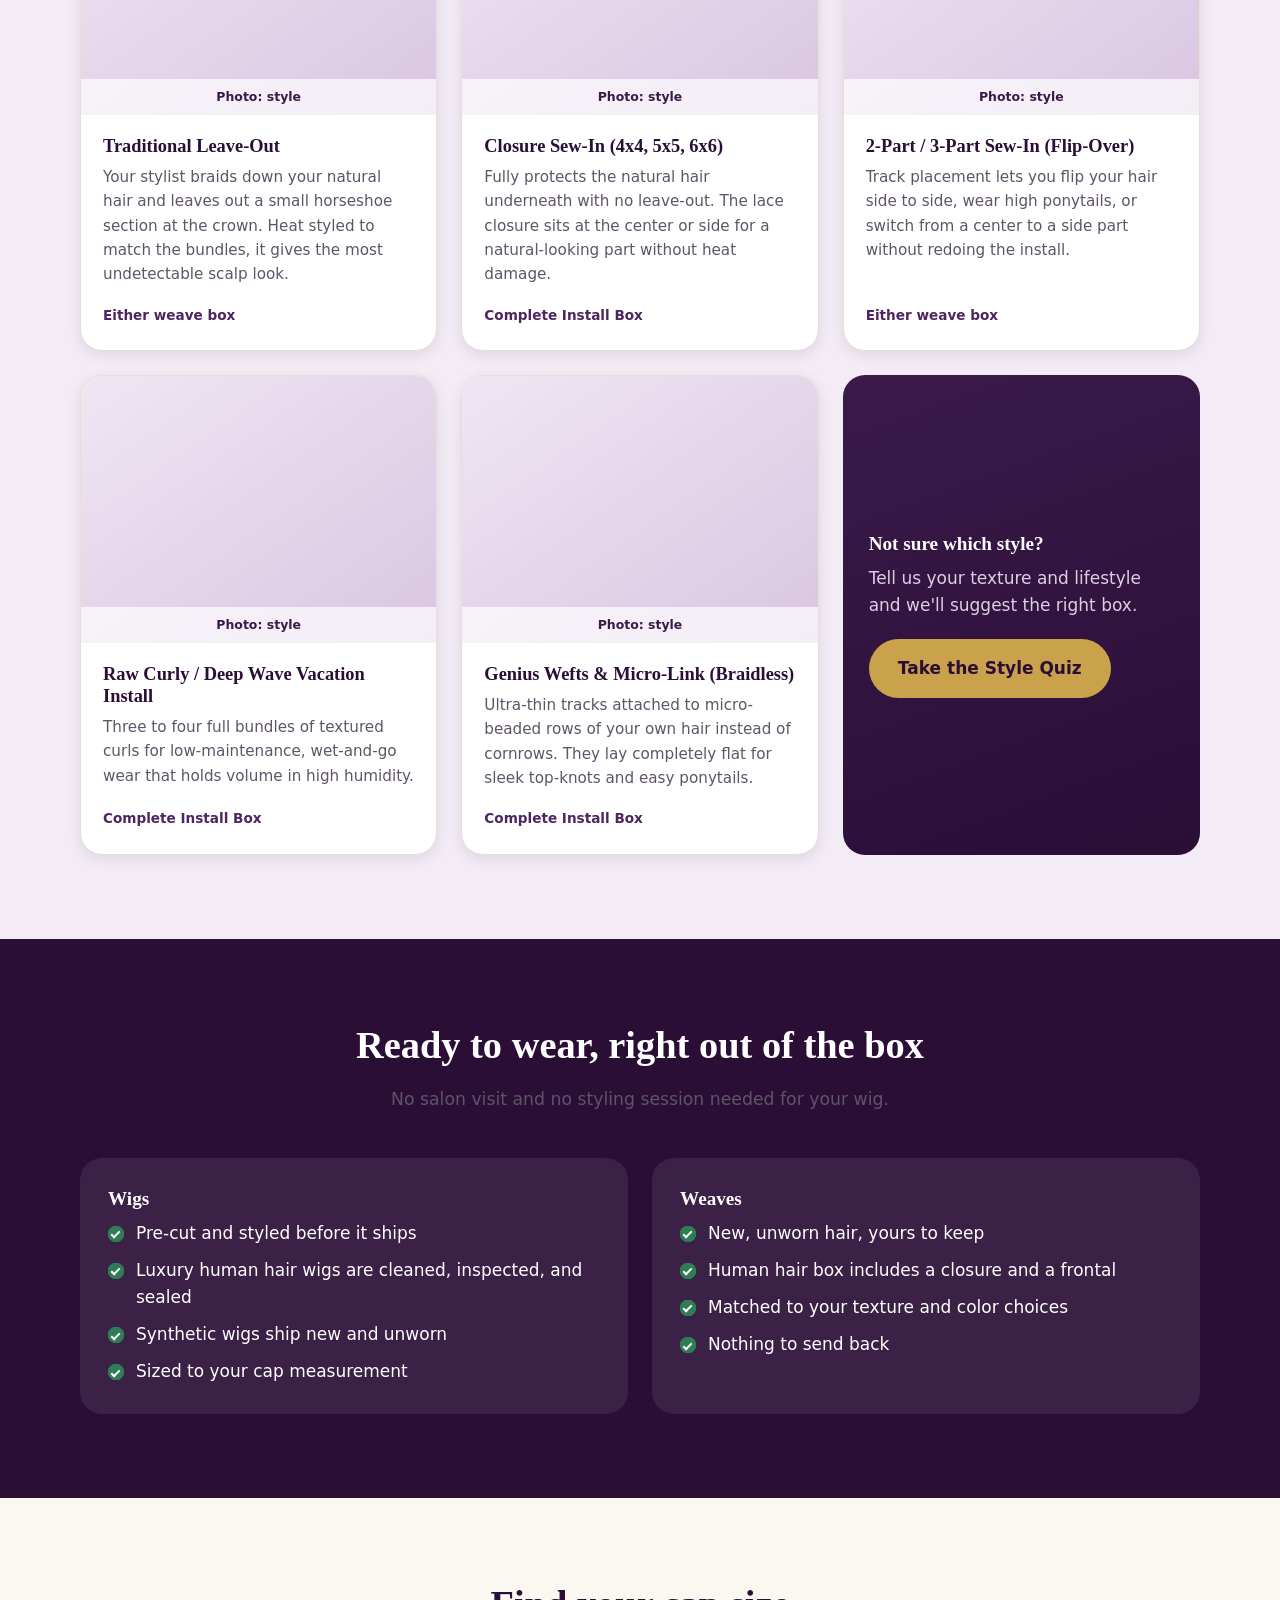
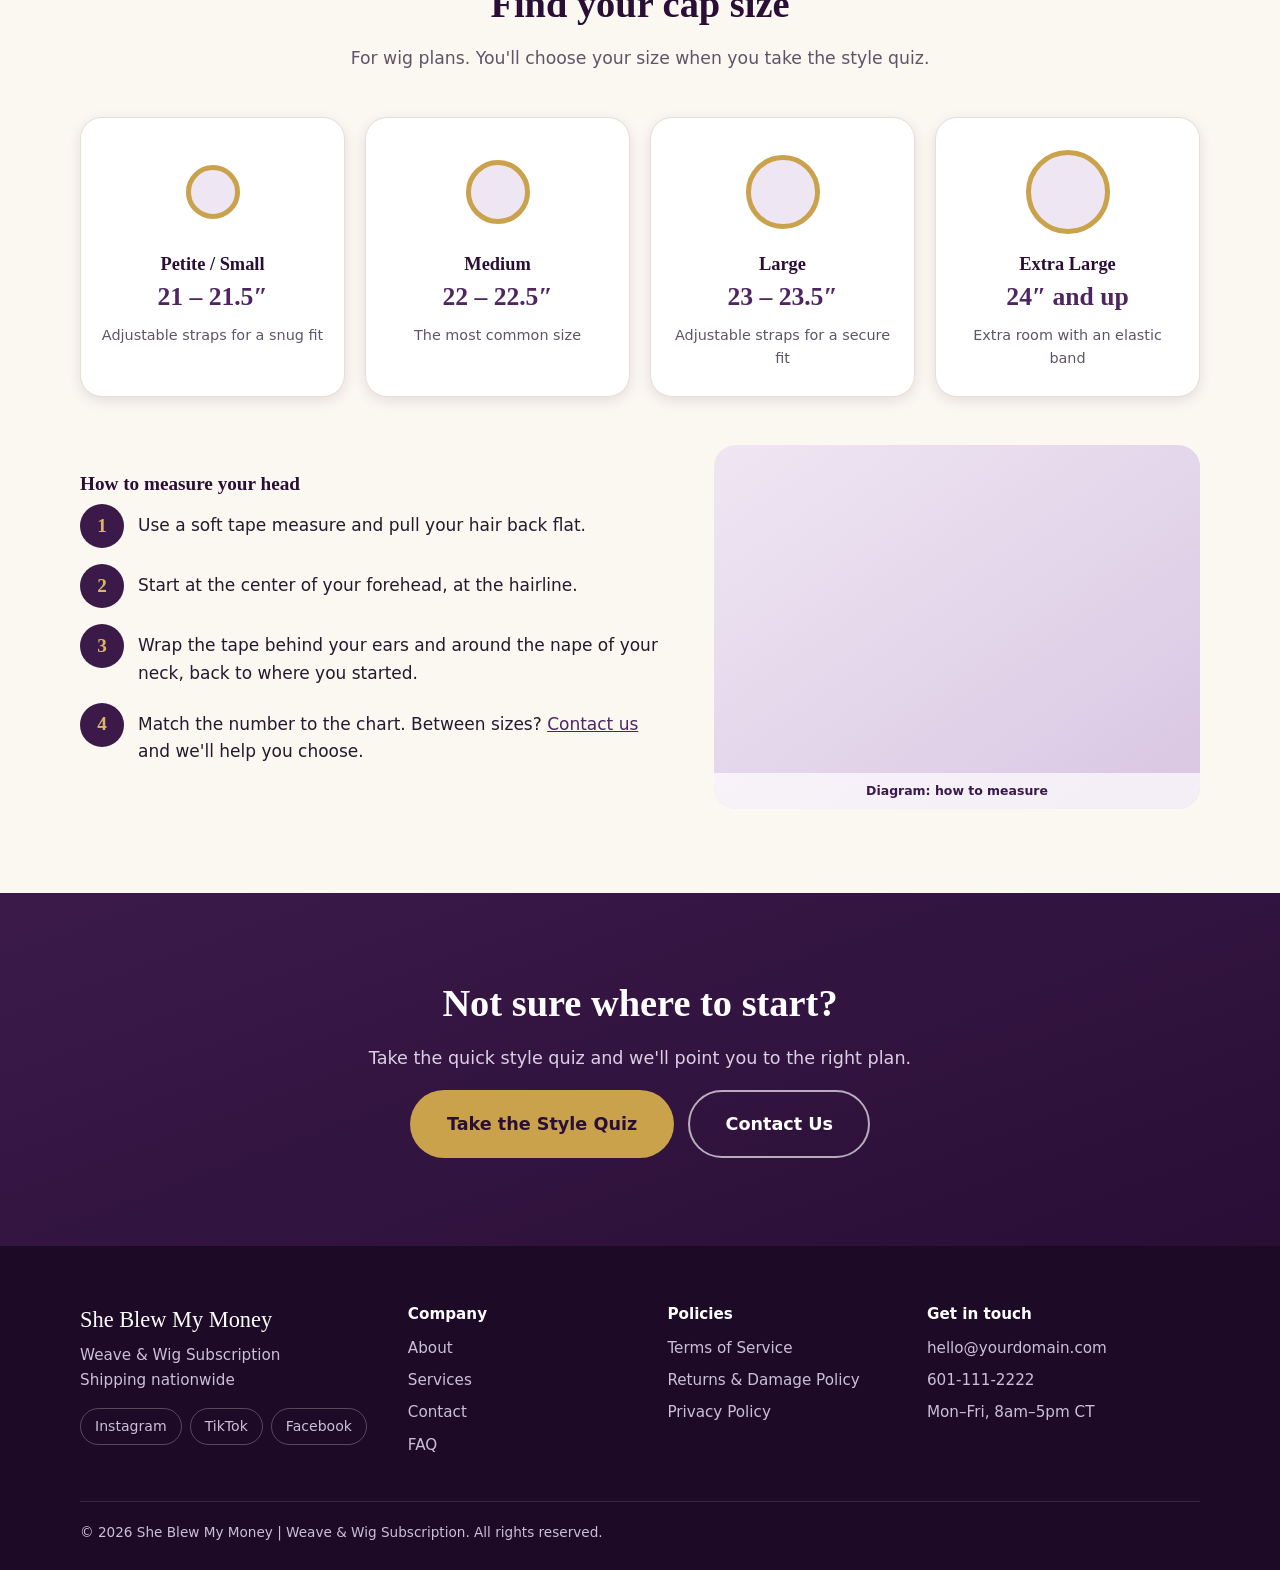
<file: services.html>
<!DOCTYPE html>
<html lang="en">
<head>
  <meta charset="UTF-8">
  <meta name="viewport" content="width=device-width, initial-scale=1">
  <title>Services &amp; Pricing | She Blew My Money | Weave &amp; Wig Subscription</title>
  <meta name="description" content="Wig and weave plans in synthetic or human hair, from $40 a month. Every wig arrives ready to wear. We ship nationwide.">
  <link rel="stylesheet" href="style.css">
  <script src="script.js" defer></script>
</head>
<body>

  <a class="skip-link" href="#main">Skip to main content</a>

  <!-- UTILITY BAR: account link, top right -->
  <div class="utility-bar">
    <div class="container utility-inner">
      <a href="/account" aria-label="Log in or go to my account">
        <svg class="icon" viewBox="0 0 24 24" aria-hidden="true"><path d="M12 12a5 5 0 100-10 5 5 0 000 10zm0 2c-4.4 0-8 2.2-8 5v3h16v-3c0-2.8-3.6-5-8-5z"/></svg>
        Log In / My Account
      </a>
    </div>
  </div>

  <!-- HEADER / NAV -->
  <header class="site-header" id="top">
    <div class="container header-inner">
      <a class="logo" href="index.html" aria-label="She Blew My Money home">
        <span class="logo-mark" aria-hidden="true"></span>
        <span class="logo-text">She Blew My Money | Weave & Wig Subscription</span>
      </a>

      <button class="nav-toggle" aria-expanded="false" aria-controls="main-nav" aria-label="Open menu">
        <span></span><span></span><span></span>
      </button>

      <nav id="main-nav" class="main-nav" aria-label="Main">
        <ul>
          <li><a href="index.html#how-it-works">How It Works</a></li>
          <li><a href="services.html" aria-current="page">Services</a></li>
          <li><a href="index.html#styles">Styles</a></li>
          <li><a href="index.html#hygiene">Hygiene &amp; Quality</a></li>
          <li><a href="index.html#pricing">Pricing</a></li>
          <li><a href="index.html#reviews">Reviews</a></li>
          <li><a href="about.html">Our Story</a></li>
          <li><a href="index.html#faq">FAQ</a></li>
          <li class="nav-account-item"><a href="/account">Log In / My Account</a></li>
          <li class="nav-cta-item"><a class="btn btn-gold btn-small" href="checkout.html">Start Now</a></li>
        </ul>
      </nav>
    </div>
  </header>

  <main id="main">

    <!-- PAGE HERO -->
    <section class="page-hero">
      <div class="container">
        <nav aria-label="Breadcrumb">
          <ul class="breadcrumb">
            <li><a href="index.html">Home</a></li>
            <li><span aria-current="page">Services</span></li>
          </ul>
        </nav>
        <p class="eyebrow">Services &amp; pricing</p>
        <h1>Pick your look. Pick your price.</h1>
        <p class="subhead">
          Wigs and weaves in synthetic or human hair, with simple prices and nationwide shipping.
          Every wig arrives ready to wear.
        </p>
        <div class="chip-row" aria-label="Jump to a section">
          <a class="chip" href="#plans">Plans</a>
          <a class="chip" href="#compare">Compare prices</a>
          <a class="chip" href="#styles">Styles</a>
          <a class="chip" href="#sizes">Cap sizes</a>
        </div>
      </div>
    </section>

    <!-- PLANS -->
    <section class="section section-tint" id="plans" aria-labelledby="plans-heading">
      <div class="container">
        <div class="section-head">
          <h2 id="plans-heading">Choose your plan</h2>
          <p>Wigs and weaves, in synthetic or human hair. Pick the one that fits how you wear your hair.</p>
        </div>

        <!-- WIG PLANS -->
        <div class="plan-group">
          <div class="plan-group-title">
            <h3>Wigs</h3>
            <p>Choose your cap size at signup.</p>
          </div>
          <div class="plan-grid">

            <article class="plan-card reveal" data-hair="synthetic">
              <span class="plan-tag">Synthetic</span>
              <h4 class="plan-name">Everyday Synthetic Box</h4>
              <p class="plan-price">$40<span class="per">/month</span></p>
              <p class="plan-desc">One synthetic wig a month, yours to keep.</p>
              <ul class="price-list plan-list">
                <li>1 synthetic wig every month</li>
                <li>Yours to keep, nothing to return</li>
                <li>Ready to wear</li>
                <li>Matched to your style quiz answers</li>
              </ul>
              <a class="btn btn-gold btn-block" href="checkout.html?plan=everyday-synthetic">Choose this plan</a>
            </article>

            <article class="plan-card reveal" data-hair="human">
              <span class="plan-tag">Human hair</span>
              <h4 class="plan-name">Luxury Wig</h4>
              <p class="plan-price">$110<span class="per">/month</span></p>
              <p class="plan-desc">One luxury human hair wig a month.</p>
              <p class="plan-note">Pre-cut, glueless closures only</p>
              <ul class="price-list plan-list">
                <li>1 luxury human hair wig a month</li>
                <li>Cleaned, inspected, and sealed before it ships</li>
                <li>Prepaid return shipping</li>
                <li>Ready to wear</li>
              </ul>
              <a class="btn btn-gold btn-block" href="checkout.html?plan=luxury-wig">Choose this plan</a>
            </article>

            <article class="plan-card reveal" data-hair="human">
              <span class="plan-tag">Human hair</span>
              <h4 class="plan-name">Luxury Swap</h4>
              <p class="plan-price">$200<span class="per">/month</span></p>
              <p class="plan-desc">Two luxury human hair wigs a month.</p>
              <p class="plan-note">Pre-cut, glueless closures only</p>
              <ul class="price-list plan-list">
                <li>2 luxury human hair wigs a month</li>
                <li>Cleaned, inspected, and sealed before they ship</li>
                <li>Prepaid return shipping</li>
                <li>Ready to wear</li>
              </ul>
              <a class="btn btn-gold btn-block" href="checkout.html?plan=luxury-swap">Choose this plan</a>
            </article>

          </div>
        </div>

        <!-- WEAVE PLANS -->
        <div class="plan-group">
          <div class="plan-group-title">
            <h3>Weaves</h3>
            <p>New, unworn hair that is yours to keep.</p>
          </div>
          <div class="plan-grid">

            <article class="plan-card reveal" data-hair="synthetic">
              <span class="plan-tag">Synthetic</span>
              <h4 class="plan-name">Synthetic Weave Box</h4>
              <p class="plan-price">$40<span class="per">/month</span></p>
              <p class="plan-desc">Two sets of two packs, yours to keep.</p>
              <ul class="price-list plan-list">
                <li>2 sets of 2 packs each (4 packs total)</li>
                <li>New and unworn</li>
                <li>Yours to keep, nothing to return</li>
                <li>Matched to your style quiz answers</li>
              </ul>
              <a class="btn btn-gold btn-block" href="checkout.html?plan=synthetic-weave">Choose this plan</a>
            </article>

            <article class="plan-card reveal" data-hair="human">
              <span class="plan-tag">Human hair</span>
              <h4 class="plan-name">Complete Install Box</h4>
              <p class="plan-price">$350<span class="per"> every 90 days</span></p>
              <p class="plan-equiv">About $117 a month</p>
              <p class="plan-desc">Everything you need for a full install.</p>
              <ul class="price-list plan-list">
                <li>3 bundles of human hair</li>
                <li>Closure and frontal both included</li>
                <li>New and unworn, yours to keep</li>
                <li>Delivered every 90 days</li>
              </ul>
              <a class="btn btn-gold btn-block" href="checkout.html?plan=complete-install">Choose this plan</a>
            </article>

            <aside class="plan-help reveal">
              <h3>Not sure which plan?</h3>
              <p>Take the short style quiz and we'll point you to the right one.</p>
              <a class="btn btn-gold" href="/start">Take the Style Quiz</a>
            </aside>

          </div>
        </div>
      </div>
    </section>

    <!-- PRICE COMPARISON -->
    <section class="section" id="compare" aria-labelledby="compare-heading">
      <div class="container">
        <div class="section-head">
          <h2 id="compare-heading">How our prices compare</h2>
          <p>Typical prices to buy, next to what you pay with us.</p>
        </div>

        <table class="price-table">
          <thead>
            <tr>
              <th scope="col">Option</th>
              <th scope="col">Typical price to buy</th>
              <th scope="col">Your price with us</th>
              <th scope="col">How you get it</th>
            </tr>
          </thead>
          <tbody>
            <tr>
              <th scope="row">Synthetic wig</th>
              <td data-label="Typical price to buy">$30 &ndash; $120</td>
              <td data-label="Your price with us"><strong>$40/month</strong></td>
              <td data-label="How you get it">Yours to keep</td>
            </tr>
            <tr>
              <th scope="row">Human hair wig</th>
              <td data-label="Typical price to buy">$120 &ndash; $600+<br><small>Luxury or custom up to $1,500+</small></td>
              <td data-label="Your price with us"><strong>$110/month</strong> for one wig<br><strong>$200/month</strong> for two wigs</td>
              <td data-label="How you get it">Swap and return</td>
            </tr>
            <tr>
              <th scope="row">Synthetic weave</th>
              <td data-label="Typical price to buy">$40 &ndash; $90<br><small>For 2&ndash;3 packs</small></td>
              <td data-label="Your price with us"><strong>$40/month</strong> for 4 packs</td>
              <td data-label="How you get it">Yours to keep</td>
            </tr>
            <tr>
              <th scope="row">Human hair weave</th>
              <td data-label="Typical price to buy">$150 &ndash; $400<br><small>For 2&ndash;4 bundles plus closure or frontal</small></td>
              <td data-label="Your price with us"><strong>$350 every 90 days</strong> for 3 bundles, closure, and frontal</td>
              <td data-label="How you get it">Yours to keep</td>
            </tr>
          </tbody>
        </table>
        <p class="table-note">Typical prices to buy are market ranges and vary by seller and hair quality.</p>

        <div class="type-grid">
          <article class="type-card reveal">
            <h3>Synthetic hair</h3>
            <ul class="price-list">
              <li>Lower cost</li>
              <li>Lightweight and easy to wear</li>
              <li>Holds its style with little effort</li>
            </ul>
          </article>
          <article class="type-card reveal">
            <h3>Human hair</h3>
            <ul class="price-list">
              <li>Natural movement and shine</li>
              <li>Can be heat styled and re-curled</li>
              <li>Lasts longer with proper care</li>
            </ul>
          </article>
        </div>
      </div>
    </section>

    <!-- STYLES -->
    <section class="section section-tint" id="styles" aria-labelledby="styles-heading">
      <div class="container">
        <div class="section-head">
          <h2 id="styles-heading">Styles we carry</h2>
          <p>A look for every day, every occasion, and every comfort level.</p>
        </div>

        <!-- Filter chips appear only when JavaScript runs -->
        <div class="style-filter" role="group" aria-label="Filter styles" hidden>
          <button class="chip" type="button" data-filter="all" aria-pressed="true">All styles</button>
          <button class="chip" type="button" data-filter="wig" aria-pressed="false">Wigs</button>
          <button class="chip" type="button" data-filter="weave" aria-pressed="false">Weaves</button>
        </div>

        <!-- WIG STYLES -->
        <div class="style-group" data-group="wig">
          <div class="plan-group-title">
            <h3>Wig styles</h3>
            <p>Ready to wear, no styling needed.</p>
          </div>
          <div class="service-grid">

            <article class="service-card reveal">
              <div class="shape" role="img" aria-label="Placeholder for style photo" data-label="Photo: style"></div>
              <div class="service-body">
                <h4>Glueless &ldquo;Wear-and-Go&rdquo; HD Lace</h4>
                <p>Pre-cut lace, pre-plucked hairlines, and elastic bands that need no adhesive or gel. Usually worn in a middle-part bone straight or loose body wave.</p>
                <p class="avail">Synthetic and human hair</p>
              </div>
            </article>

            <article class="service-card reveal">
              <div class="shape" role="img" aria-label="Placeholder for style photo" data-label="Photo: style"></div>
              <div class="service-body">
                <h4>Blunt Cut / Asymmetrical Bob</h4>
                <p>Sharp 10 to 14 inch bobs, often built on 4x4 or 5x5 closures. Bobs hold their shape better on a wig cap than on a natural hair install.</p>
                <p class="avail">Synthetic and human hair</p>
              </div>
            </article>

            <article class="service-card reveal">
              <div class="shape" role="img" aria-label="Placeholder for style photo" data-label="Photo: style"></div>
              <div class="service-body">
                <h4>Lace Frontal Deep Wave (13x4 / 13x6)</h4>
                <p>Lace running from ear to ear for deep side parts, half-up and half-down styles, and braided crown details with defined curls.</p>
                <p class="avail">Synthetic only</p>
              </div>
            </article>

            <article class="service-card reveal">
              <div class="shape" role="img" aria-label="Placeholder for style photo" data-label="Photo: style"></div>
              <div class="service-body">
                <h4>Headband &amp; V-Part / U-Part</h4>
                <p>Zero-lace, beginner-friendly options. Headband wigs slip on with no hairline showing. V-parts leave a small sliver of your own hair out for a seamless blend without glue.</p>
                <p class="avail">Synthetic and human hair</p>
              </div>
            </article>

            <article class="service-card reveal">
              <div class="shape" role="img" aria-label="Placeholder for style photo" data-label="Photo: style"></div>
              <div class="service-body">
                <h4>Bangs &amp; Fringe Units</h4>
                <p>Curtain bangs, blunt fringes, or wispy bangs that hide the front edge, so the cap is invisible even without lace.</p>
                <p class="avail">Synthetic and human hair</p>
              </div>
            </article>

            <aside class="plan-help reveal">
              <h3>Not sure which style?</h3>
              <p>The style quiz matches you to looks that suit your lifestyle.</p>
              <a class="btn btn-gold" href="/start">Take the Style Quiz</a>
            </aside>

          </div>
        </div>

        <!-- WEAVE STYLES -->
        <div class="style-group" data-group="weave">
          <div class="plan-group-title">
            <h3>Weave styles</h3>
            <p>Boxes contain hair only. Bring yours to your stylist for installation.</p>
          </div>
          <div class="service-grid">

            <article class="service-card reveal">
              <div class="shape" role="img" aria-label="Placeholder for style photo" data-label="Photo: style"></div>
              <div class="service-body">
                <h4>Traditional Leave-Out</h4>
                <p>Your stylist braids down your natural hair and leaves out a small horseshoe section at the crown. Heat styled to match the bundles, it gives the most undetectable scalp look.</p>
                <p class="avail">Either weave box</p>
              </div>
            </article>

            <article class="service-card reveal">
              <div class="shape" role="img" aria-label="Placeholder for style photo" data-label="Photo: style"></div>
              <div class="service-body">
                <h4>Closure Sew-In (4x4, 5x5, 6x6)</h4>
                <p>Fully protects the natural hair underneath with no leave-out. The lace closure sits at the center or side for a natural-looking part without heat damage.</p>
                <p class="avail">Complete Install Box</p>
              </div>
            </article>

            <article class="service-card reveal">
              <div class="shape" role="img" aria-label="Placeholder for style photo" data-label="Photo: style"></div>
              <div class="service-body">
                <h4>2-Part / 3-Part Sew-In (Flip-Over)</h4>
                <p>Track placement lets you flip your hair side to side, wear high ponytails, or switch from a center to a side part without redoing the install.</p>
                <p class="avail">Either weave box</p>
              </div>
            </article>

            <article class="service-card reveal">
              <div class="shape" role="img" aria-label="Placeholder for style photo" data-label="Photo: style"></div>
              <div class="service-body">
                <h4>Raw Curly / Deep Wave Vacation Install</h4>
                <p>Three to four full bundles of textured curls for low-maintenance, wet-and-go wear that holds volume in high humidity.</p>
                <p class="avail">Complete Install Box</p>
              </div>
            </article>

            <article class="service-card reveal">
              <div class="shape" role="img" aria-label="Placeholder for style photo" data-label="Photo: style"></div>
              <div class="service-body">
                <h4>Genius Wefts &amp; Micro-Link (Braidless)</h4>
                <p>Ultra-thin tracks attached to micro-beaded rows of your own hair instead of cornrows. They lay completely flat for sleek top-knots and easy ponytails.</p>
                <p class="avail">Complete Install Box</p>
              </div>
            </article>

            <aside class="plan-help reveal">
              <h3>Not sure which style?</h3>
              <p>Tell us your texture and lifestyle and we'll suggest the right box.</p>
              <a class="btn btn-gold" href="/start">Take the Style Quiz</a>
            </aside>

          </div>
        </div>
      </div>
    </section>

    <!-- READY TO WEAR -->
    <section class="section section-plum" id="ready" aria-labelledby="ready-heading">
      <div class="container">
        <div class="section-head">
          <h2 id="ready-heading">Ready to wear, right out of the box</h2>
          <p>No salon visit and no styling session needed for your wig.</p>
        </div>
        <div class="ready-grid">
          <article class="ready-card">
            <h3>Wigs</h3>
            <ul class="price-list">
              <li>Pre-cut and styled before it ships</li>
              <li>Luxury human hair wigs are cleaned, inspected, and sealed</li>
              <li>Synthetic wigs ship new and unworn</li>
              <li>Sized to your cap measurement</li>
            </ul>
          </article>
          <article class="ready-card">
            <h3>Weaves</h3>
            <ul class="price-list">
              <li>New, unworn hair, yours to keep</li>
              <li>Human hair box includes a closure and a frontal</li>
              <li>Matched to your texture and color choices</li>
              <li>Nothing to send back</li>
            </ul>
          </article>
        </div>
      </div>
    </section>

    <!-- CAP SIZES -->
    <section class="section" id="sizes" aria-labelledby="sizes-heading">
      <div class="container">
        <div class="section-head">
          <h2 id="sizes-heading">Find your cap size</h2>
          <p>For wig plans. You'll choose your size when you take the style quiz.</p>
        </div>

        <div class="size-grid">
          <article class="size-card reveal">
            <span class="size-dot" style="--d: 54px" aria-hidden="true"></span>
            <h3 class="size-name">Petite / Small</h3>
            <p class="size-measure">21 &ndash; 21.5&Prime;</p>
            <p class="size-note">Adjustable straps for a snug fit</p>
          </article>
          <article class="size-card reveal">
            <span class="size-dot" style="--d: 64px" aria-hidden="true"></span>
            <h3 class="size-name">Medium</h3>
            <p class="size-measure">22 &ndash; 22.5&Prime;</p>
            <p class="size-note">The most common size</p>
          </article>
          <article class="size-card reveal">
            <span class="size-dot" style="--d: 74px" aria-hidden="true"></span>
            <h3 class="size-name">Large</h3>
            <p class="size-measure">23 &ndash; 23.5&Prime;</p>
            <p class="size-note">Adjustable straps for a secure fit</p>
          </article>
          <article class="size-card reveal">
            <span class="size-dot" style="--d: 84px" aria-hidden="true"></span>
            <h3 class="size-name">Extra Large</h3>
            <p class="size-measure">24&Prime; and up</p>
            <p class="size-note">Extra room with an elastic band</p>
          </article>
        </div>

        <div class="measure">
          <div>
            <h3>How to measure your head</h3>
            <ol class="measure-steps">
              <li><span class="step-num" aria-hidden="true">1</span><div>Use a soft tape measure and pull your hair back flat.</div></li>
              <li><span class="step-num" aria-hidden="true">2</span><div>Start at the center of your forehead, at the hairline.</div></li>
              <li><span class="step-num" aria-hidden="true">3</span><div>Wrap the tape behind your ears and around the nape of your neck, back to where you started.</div></li>
              <li><span class="step-num" aria-hidden="true">4</span><div>Match the number to the chart. Between sizes? <a href="contact.html">Contact us</a> and we'll help you choose.</div></li>
            </ol>
          </div>
          <!-- Replace with a real measuring diagram -->
          <div class="shape measure-shape" role="img" aria-label="Placeholder for measuring diagram" data-label="Diagram: how to measure"></div>
        </div>
      </div>
    </section>

    <!-- FINAL CTA -->
    <section class="final-cta" aria-labelledby="cta-heading">
      <div class="container">
        <h2 id="cta-heading">Not sure where to start?</h2>
        <p>Take the quick style quiz and we'll point you to the right plan.</p>
        <div class="cta-actions">
          <a class="btn btn-gold btn-large" href="/start">Take the Style Quiz</a>
          <a class="btn btn-outline-light btn-large" href="contact.html">Contact Us</a>
        </div>
      </div>
    </section>

  </main>

  <!-- FOOTER -->
  <footer class="site-footer">
    <div class="container footer-grid">
      <div>
        <p class="footer-brand">She Blew My Money</p>
        <p class="footer-small">Weave &amp; Wig Subscription<br>Shipping nationwide</p>
        <ul class="social-links" aria-label="Social media">
          <li><a href="https://www.instagram.com/" rel="noopener">Instagram</a></li>
          <li><a href="https://www.tiktok.com/" rel="noopener">TikTok</a></li>
          <li><a href="https://www.facebook.com/" rel="noopener">Facebook</a></li>
        </ul>
      </div>
      <div>
        <p class="footer-title">Company</p>
        <ul>
          <li><a href="/about">About</a></li>
          <li><a href="services.html">Services</a></li>
          <li><a href="contact.html">Contact</a></li>
          <li><a href="index.html#faq">FAQ</a></li>
        </ul>
      </div>
      <div>
        <p class="footer-title">Policies</p>
        <ul>
          <li><a href="/terms">Terms of Service</a></li>
          <li><a href="/returns">Returns &amp; Damage Policy</a></li>
          <li><a href="/privacy">Privacy Policy</a></li>
        </ul>
      </div>
      <div>
        <p class="footer-title">Get in touch</p>
        <ul>
          <li><a href="mailto:hello@yourdomain.com">hello@yourdomain.com</a></li>
          <li><a href="tel:+16011112222">601-111-2222</a></li>
          <li>Mon&ndash;Fri, 8am&ndash;5pm CT</li>
        </ul>
      </div>
    </div>
    <div class="container footer-bottom">
      <p>&copy; <span id="year">2026</span> She Blew My Money | Weave &amp; Wig Subscription. All rights reserved.</p>
    </div>
  </footer>

  <!-- Mobile sticky CTA -->
  <a class="mobile-cta" href="checkout.html">Start My Subscription</a>

</body>
</html>
</file>
<file: style.css>
/* ==========================================================
   Brand tokens: plum and gold
   ========================================================== */
:root {
  --plum-900: #2a0e36;
  --plum-800: #3b1a4a;
  --plum-700: #4e2561;
  --plum-100: #efe6f3;
  --gold-500: #c9a24b;
  --gold-400: #d9b865;
  --gold-600: #a9822e;
  --cream: #fbf7f1;
  --white: #ffffff;
  --ink: #241a2b;
  --muted: #5f5468;
  --line: #e7dfd3;
  --success: #2f7d57;

  --radius: 14px;
  --radius-lg: 22px;
  --shadow: 0 10px 30px rgba(42, 14, 54, 0.12);
  --shadow-sm: 0 4px 14px rgba(42, 14, 54, 0.1);
  --font-body: "Segoe UI", system-ui, -apple-system, "Helvetica Neue", Arial, sans-serif;
  --font-head: Georgia, "Times New Roman", serif;
}

/* ==========================================================
   Base
   ========================================================== */
*, *::before, *::after { box-sizing: border-box; }
html { scroll-behavior: smooth; scroll-padding-top: 80px; }
body {
  margin: 0;
  font-family: var(--font-body);
  color: var(--ink);
  background: var(--cream);
  line-height: 1.6;
  font-size: 17px;
  -webkit-font-smoothing: antialiased;
}
img, svg { max-width: 100%; display: block; }
a { color: var(--plum-700); }
h1, h2, h3 { font-family: var(--font-head); line-height: 1.15; margin: 0 0 0.5em; color: var(--plum-900); }
h1 { font-size: clamp(2.1rem, 5vw, 3.4rem); }
h2 { font-size: clamp(1.7rem, 3.4vw, 2.4rem); }
h3 { font-size: 1.2rem; }
p { margin: 0 0 1em; }
ul, ol { margin: 0; padding: 0; list-style: none; }

.container { width: min(1120px, 100% - 40px); margin-inline: auto; }
.narrow { width: min(760px, 100% - 40px); }

:focus-visible { outline: 3px solid var(--gold-500); outline-offset: 3px; }

.icon { width: 22px; height: 22px; fill: currentColor; flex: none; }
.icon-lg { width: 36px; height: 36px; fill: var(--gold-600); margin-bottom: 14px; }

/* ==========================================================
   Buttons and links
   ========================================================== */
.btn {
  display: inline-block;
  text-align: center;
  text-decoration: none;
  font-weight: 700;
  border-radius: 999px;
  padding: 0.8em 1.6em;
  border: 2px solid transparent;
  cursor: pointer;
  transition: transform 0.15s ease, box-shadow 0.15s ease, background 0.15s ease;
}
.btn:hover { transform: translateY(-2px); box-shadow: var(--shadow-sm); }
.btn-gold { background: var(--gold-500); color: var(--plum-900); }
.btn-gold:hover { background: var(--gold-400); }
.btn-outline { border-color: var(--plum-700); color: var(--plum-700); background: transparent; }
.btn-outline:hover { background: var(--plum-700); color: var(--white); }
.btn-small { padding: 0.55em 1.2em; font-size: 0.95rem; }
.btn-large { padding: 1em 2em; font-size: 1.1rem; }
.btn-block { display: block; width: 100%; }

.link-arrow { font-weight: 700; text-decoration: none; color: var(--plum-700); }
.link-arrow:hover { text-decoration: underline; }
.section-link { margin-top: 28px; text-align: center; }

/* ==========================================================
   Utility bar (Log In / My Account)
   ========================================================== */
.utility-bar { background: var(--plum-900); color: #e8dcef; font-size: 0.85rem; }
.utility-inner { display: flex; justify-content: flex-end; }
.utility-bar a {
  display: inline-flex; align-items: center; gap: 6px;
  padding: 7px 0;
  color: inherit; font-weight: 600; text-decoration: none;
}
.utility-bar a:hover { color: var(--gold-400); text-decoration: underline; }
.utility-bar .icon { width: 15px; height: 15px; fill: var(--gold-400); }

/* ==========================================================
   Header
   ========================================================== */
.site-header {
  position: sticky;
  top: 0;
  z-index: 50;
  background: rgba(251, 247, 241, 0.96);
  backdrop-filter: blur(8px);
  border-bottom: 1px solid transparent;
  transition: border-color 0.2s, box-shadow 0.2s;
}
.site-header.scrolled { border-color: var(--line); box-shadow: var(--shadow-sm); }
.header-inner { display: flex; align-items: center; justify-content: space-between; min-height: 70px; }

.logo { display: flex; align-items: center; gap: 10px; text-decoration: none; }
.logo-mark {
  flex: none;
  width: 34px; height: 34px; border-radius: 50%;
  background: linear-gradient(135deg, var(--plum-700), var(--gold-500));
}
.logo-text { display: flex; flex-direction: column; font-family: var(--font-head); font-size: 1.3rem; font-weight: 700; line-height: 1.1; color: var(--plum-900); }

.main-nav ul { display: flex; align-items: center; gap: 22px; }
.main-nav a { text-decoration: none; color: var(--ink); font-weight: 600; font-size: 0.95rem; white-space: nowrap; }
.main-nav a:hover { color: var(--plum-700); }
.main-nav a.btn { color: var(--plum-900); }
.main-nav a[aria-current="true"]:not(.btn),
.main-nav a[aria-current="page"]:not(.btn) { color: var(--plum-700); box-shadow: inset 0 -3px 0 var(--gold-500); }
.nav-account-item { display: none; }

.nav-toggle { display: none; background: none; border: 0; padding: 10px; cursor: pointer; }
.nav-toggle span { display: block; width: 24px; height: 2px; background: var(--plum-900); margin: 5px 0; transition: transform 0.2s, opacity 0.2s; }
.nav-toggle[aria-expanded="true"] span:nth-child(1) { transform: translateY(7px) rotate(45deg); }
.nav-toggle[aria-expanded="true"] span:nth-child(2) { opacity: 0; }
.nav-toggle[aria-expanded="true"] span:nth-child(3) { transform: translateY(-7px) rotate(-45deg); }

/* ==========================================================
   Dummy image shapes (replace with real photos)
   ========================================================== */
.shape {
  position: relative;
  background: linear-gradient(145deg, var(--plum-100), #d9c6e2);
  border-radius: var(--radius);
  overflow: hidden;
}
.shape::after {
  content: attr(data-label);
  position: absolute;
  inset: auto 0 0 0;
  padding: 8px 10px;
  font-size: 0.78rem;
  font-weight: 600;
  color: var(--plum-800);
  background: rgba(255, 255, 255, 0.7);
  text-align: center;
}
.shape-card { aspect-ratio: 3 / 4; }
.shape-avatar { width: 72px; height: 72px; border-radius: 50%; flex: none; }
.shape-avatar::after { display: none; }
.shape-founder { aspect-ratio: 1 / 1; border-radius: var(--radius-lg); }

/* ==========================================================
   Hero
   ========================================================== */
.hero {
  padding: 56px 0 72px;
  background:
    radial-gradient(900px 400px at 85% -10%, rgba(201, 162, 75, 0.2), transparent 60%),
    var(--cream);
}
.hero-grid { display: grid; grid-template-columns: 1.05fr 1fr; gap: 48px; align-items: center; }
.eyebrow { text-transform: uppercase; letter-spacing: 0.14em; font-weight: 700; font-size: 0.8rem; color: var(--gold-600); margin-bottom: 14px; }
.subhead { font-size: 1.2rem; color: var(--muted); max-width: 34em; }
.hero-actions { display: flex; flex-wrap: wrap; align-items: center; gap: 22px; margin: 28px 0 18px; }
.hero-note { display: flex; align-items: center; gap: 8px; font-size: 0.92rem; color: var(--muted); }
.hero-note .icon { width: 18px; height: 18px; fill: var(--plum-700); }

.hero-visual {
  position: relative;
  display: grid;
  grid-template-columns: 1fr 1fr;
  grid-template-rows: 1fr 1fr;
  gap: 14px;
  min-height: 460px;
}
.shape-tall { grid-row: 1 / span 2; background: linear-gradient(160deg, #e7d6ee, #c9aad7); border-radius: var(--radius-lg); }
.shape-wide { background: linear-gradient(160deg, #f1e3bd, #dfc27a); border-radius: var(--radius-lg); }
.shape-round { background: linear-gradient(160deg, #d9c6e2, #a984bd); border-radius: var(--radius-lg); }
.price-badge {
  position: absolute;
  left: -14px; bottom: 26px;
  width: 124px; height: 124px;
  border-radius: 50%;
  background: var(--plum-800);
  color: var(--white);
  display: grid;
  place-content: center;
  text-align: center;
  box-shadow: var(--shadow);
  border: 4px solid var(--gold-500);
  line-height: 1.1;
}
.price-badge-top, .price-badge-bottom { font-size: 0.78rem; letter-spacing: 0.06em; text-transform: uppercase; }
.price-badge-main { font-family: var(--font-head); font-size: 2.2rem; font-weight: 700; color: var(--gold-400); }

/* ==========================================================
   Trust strip
   ========================================================== */
.trust-strip { background: var(--plum-800); color: var(--white); padding: 18px 0; }
.trust-list { display: flex; flex-wrap: wrap; justify-content: center; gap: 14px 40px; }
.trust-list li { display: flex; align-items: center; gap: 10px; font-weight: 600; }
.trust-list .icon { fill: var(--gold-400); }

/* ==========================================================
   Sections
   ========================================================== */
.section { padding: 84px 0; }
.section-tint { background: #f3ecf6; }
.section-head { text-align: center; max-width: 640px; margin: 0 auto 44px; }
.section-head p { color: var(--muted); font-size: 1.08rem; }

/* How it works */
.steps { display: grid; grid-template-columns: repeat(3, 1fr); gap: 24px; }
.step {
  background: var(--white);
  border: 1px solid var(--line);
  border-radius: var(--radius-lg);
  padding: 30px 26px;
  box-shadow: var(--shadow-sm);
}
.step-num {
  display: grid; place-content: center;
  width: 44px; height: 44px; border-radius: 50%;
  background: var(--plum-800); color: var(--gold-400);
  font-family: var(--font-head); font-weight: 700; font-size: 1.2rem;
  margin-bottom: 16px;
}
.step p { color: var(--muted); margin: 0; }

/* Styles */
.style-grid { display: grid; grid-template-columns: repeat(4, 1fr); gap: 20px; }
.style-card { margin: 0; }
.style-card figcaption { margin-top: 10px; text-align: center; font-weight: 600; }

/* Hygiene */
.hygiene-grid { display: grid; grid-template-columns: repeat(4, 1fr); gap: 22px; }
.hygiene-card {
  background: var(--white);
  border: 1px solid var(--line);
  border-radius: var(--radius-lg);
  padding: 28px 24px;
}
.hygiene-card p { color: var(--muted); margin: 0; font-size: 0.97rem; }

/* Pricing */
.section-plum { background: var(--plum-900); color: var(--white); }
.section-plum h2 { color: var(--white); }
.pricing-grid { display: grid; grid-template-columns: 0.9fr 1.1fr; gap: 48px; align-items: center; }
.price-card {
  background: var(--white);
  color: var(--ink);
  border-radius: var(--radius-lg);
  padding: 38px 34px;
  box-shadow: var(--shadow);
  border-top: 8px solid var(--gold-500);
}
.price-label { text-transform: uppercase; letter-spacing: 0.12em; font-size: 0.8rem; font-weight: 700; color: var(--gold-600); margin-bottom: 4px; }
.price-amount { font-family: var(--font-head); font-size: 4.2rem; font-weight: 700; color: var(--plum-900); line-height: 1; margin: 0; }
.price-amount .currency { font-size: 2rem; vertical-align: top; margin-right: 2px; }
.price-amount .per { font-size: 1.1rem; color: var(--muted); font-family: var(--font-body); font-weight: 600; }
.price-sub { font-weight: 600; margin: 6px 0 22px; }
.price-list { margin-bottom: 26px; }
.price-list li { position: relative; padding-left: 28px; margin-bottom: 10px; }
.price-list li::before {
  content: "";
  position: absolute; left: 0; top: 0.35em;
  width: 16px; height: 16px; border-radius: 50%;
  background: var(--success);
  box-shadow: inset 0 0 0 4px var(--success), inset 0 0 0 16px var(--success);
}
.price-list li::after {
  content: "";
  position: absolute; left: 5px; top: 0.55em;
  width: 5px; height: 9px;
  border: solid var(--white); border-width: 0 2px 2px 0;
  transform: rotate(45deg);
}
.price-fineprint { margin: 14px 0 0; font-size: 0.85rem; color: var(--muted); text-align: center; }

.savings-intro { color: #d8c9e0; }
.field-label { display: block; font-weight: 600; margin-bottom: 8px; }
.input-wrap { position: relative; max-width: 220px; margin-bottom: 22px; }
.input-prefix { position: absolute; left: 16px; top: 50%; transform: translateY(-50%); font-weight: 700; color: var(--plum-800); }
#retail-price,
#plan-select {
  width: 100%;
  padding: 14px 16px 14px 34px;
  font-size: 1.2rem; font-weight: 700;
  border-radius: 12px; border: 2px solid transparent;
  background: var(--white); color: var(--plum-900);
}
#retail-price:focus,
#plan-select:focus { border-color: var(--gold-500); outline: none; }

.compare { display: grid; grid-template-columns: 1fr 1fr; gap: 14px; margin-bottom: 18px; }
.compare-col { background: rgba(255, 255, 255, 0.08); border-radius: var(--radius); padding: 18px; text-align: center; }
.compare-col-highlight { background: var(--gold-500); color: var(--plum-900); }
.compare-title { margin: 0 0 4px; font-size: 0.9rem; font-weight: 600; }
.compare-value { margin: 0; font-family: var(--font-head); font-size: 2.2rem; font-weight: 700; }
.compare-small { margin: 0; font-size: 0.85rem; }
.savings-result { font-size: 1.25rem; font-weight: 700; color: var(--gold-400); margin-bottom: 6px; }
.savings-note { font-size: 0.82rem; color: #bfaec9; margin: 0; }

/* Reviews */
.review-grid { display: grid; grid-template-columns: repeat(3, 1fr); gap: 24px; }
.review-card {
  margin: 0;
  background: var(--white);
  border: 1px solid var(--line);
  border-radius: var(--radius-lg);
  padding: 28px 26px;
  box-shadow: var(--shadow-sm);
  display: flex; flex-direction: column; gap: 16px;
}
.review-card blockquote { margin: 0; font-size: 1.02rem; color: var(--ink); }
.review-card figcaption { margin-top: auto; display: flex; flex-direction: column; font-size: 0.9rem; color: var(--muted); }
.review-card figcaption strong { color: var(--plum-900); }
.social-row { display: flex; flex-wrap: wrap; justify-content: center; align-items: center; gap: 12px 28px; margin-top: 36px; }
.social-row p { margin: 0; }

/* Parents */
.parents-inner { display: flex; align-items: center; justify-content: space-between; gap: 32px; }
.parents-inner p { color: var(--muted); max-width: 40em; margin: 0; }

/* Founder */
.founder { display: grid; grid-template-columns: 0.55fr 1fr; gap: 48px; align-items: center; }
.founder p { color: var(--muted); }
.signature { font-family: var(--font-head); font-style: italic; color: var(--plum-900) !important; }

/* FAQ */
.faq-item {
  background: var(--white);
  border: 1px solid var(--line);
  border-radius: var(--radius);
  padding: 4px 22px;
  margin-bottom: 12px;
}
.faq-item summary {
  cursor: pointer;
  font-weight: 700;
  padding: 16px 0;
  list-style: none;
  display: flex; justify-content: space-between; gap: 12px;
}
.faq-item summary::-webkit-details-marker { display: none; }
.faq-item summary::after { content: "+"; font-size: 1.4rem; color: var(--gold-600); line-height: 1; }
.faq-item[open] summary::after { content: "\2212"; }
.faq-item p { color: var(--muted); padding-bottom: 14px; margin: 0; }

/* Final CTA */
.final-cta {
  background: linear-gradient(160deg, var(--plum-800), var(--plum-900));
  color: var(--white);
  text-align: center;
  padding: 88px 0;
}
.final-cta h2 { color: var(--white); }
.final-cta p { color: #dccfe4; font-size: 1.1rem; }
.final-cta .btn { margin-top: 10px; }
.final-note { display: inline-flex; align-items: center; gap: 8px; margin-top: 18px; font-size: 0.9rem !important; }
.final-note .icon { width: 16px; height: 16px; fill: var(--gold-400); }

/* Footer */
.site-footer { background: #1d0a26; color: #cdbfd6; padding: 56px 0 0; font-size: 0.95rem; }
.footer-grid { display: grid; grid-template-columns: 1.3fr 1fr 1fr 1.2fr; gap: 32px; padding-bottom: 36px; }
.footer-brand { font-family: var(--font-head); font-size: 1.4rem; color: var(--white); margin-bottom: 6px; }
.footer-small { margin: 0; }
.social-links { display: flex; flex-wrap: wrap; gap: 8px; margin-top: 16px; }
.social-links li { margin: 0; }
.site-footer .social-links a {
  display: inline-block;
  padding: 6px 14px;
  border: 1px solid rgba(255, 255, 255, 0.25);
  border-radius: 999px;
  font-size: 0.88rem;
}
.site-footer .social-links a:hover { border-color: var(--gold-400); text-decoration: none; }
.footer-title { color: var(--white); font-weight: 700; margin-bottom: 10px; }
.site-footer li { margin-bottom: 8px; }
.site-footer a { color: #cdbfd6; text-decoration: none; }
.site-footer a:hover { color: var(--gold-400); text-decoration: underline; }
.footer-bottom { border-top: 1px solid rgba(255, 255, 255, 0.12); padding: 20px 0 26px; font-size: 0.85rem; }
.footer-bottom p { margin: 0; }

/* Mobile sticky CTA */
.mobile-cta {
  display: none;
  position: fixed;
  left: 14px; right: 14px; bottom: 14px;
  z-index: 60;
  background: var(--gold-500);
  color: var(--plum-900);
  text-align: center;
  font-weight: 800;
  text-decoration: none;
  padding: 15px;
  border-radius: 999px;
  box-shadow: var(--shadow);
}

/* Scroll reveal */
.reveal { opacity: 0; transform: translateY(18px); transition: opacity 0.6s ease, transform 0.6s ease; }
.reveal.visible { opacity: 1; transform: none; }
.no-js .reveal { opacity: 1; transform: none; }

/* ==========================================================
   Responsive
   ========================================================== */
@media (max-width: 1000px) {
  .hygiene-grid { grid-template-columns: repeat(2, 1fr); }
  .style-grid { grid-template-columns: repeat(2, 1fr); }
  .footer-grid { grid-template-columns: 1fr 1fr; }
}

/* Tighten the menu a little on mid-size screens */
@media (max-width: 1180px) {
  .main-nav ul { gap: 18px; }
}

/* Switch to the menu button before the nav gets crowded */
@media (max-width: 1100px) {
  .nav-toggle { display: block; }
  .main-nav {
    position: absolute;
    top: 100%; left: 0; right: 0;
    background: var(--cream);
    border-bottom: 1px solid var(--line);
    box-shadow: var(--shadow-sm);
    display: none;
    padding: 12px 20px 22px;
  }
  .main-nav.open { display: block; }
  .main-nav ul { flex-direction: column; align-items: stretch; gap: 0; }
  .main-nav li a { display: block; padding: 14px 4px; border-bottom: 1px solid var(--line); }
  .utility-bar { display: none; }
  .nav-account-item { display: block; }
  .main-nav .nav-cta-item { margin-top: 14px; }
  .main-nav .nav-cta-item a { border: 0; }
}

@media (max-width: 880px) {
  .hero-grid, .pricing-grid, .founder { grid-template-columns: 1fr; }
  .hero-visual { min-height: 360px; }
  .steps, .review-grid { grid-template-columns: 1fr; }
  .parents-inner { flex-direction: column; align-items: flex-start; }
  .founder .shape-founder { max-width: 280px; }
}

@media (max-width: 640px) {
  body { font-size: 16px; padding-bottom: 76px; }
  .section { padding: 60px 0; }
  .hero { padding: 36px 0 52px; }
  .mobile-cta { display: block; }
  .hygiene-grid { grid-template-columns: 1fr; }
  .compare { grid-template-columns: 1fr; }
  .price-badge { left: 8px; width: 104px; height: 104px; }
  .price-badge-main { font-size: 1.8rem; }
  .footer-grid { grid-template-columns: 1fr; }
}

@media (prefers-reduced-motion: reduce) {
  html { scroll-behavior: auto; }
  .reveal { opacity: 1; transform: none; transition: none; }
  .btn { transition: none; }
}

/* ==========================================================
   Contact page
   ========================================================== */
.visually-hidden {
  position: absolute; width: 1px; height: 1px; margin: -1px; padding: 0;
  overflow: hidden; clip: rect(0 0 0 0); white-space: nowrap; border: 0;
}
.skip-link {
  position: absolute; left: -9999px; top: 8px; z-index: 100;
  background: var(--gold-500); color: var(--plum-900);
  font-weight: 700; padding: 10px 16px; border-radius: 999px; text-decoration: none;
}
.skip-link:focus { left: 12px; }

.page-hero {
  padding: 44px 0 56px;
  background:
    radial-gradient(900px 400px at 85% -10%, rgba(201, 162, 75, 0.2), transparent 60%),
    var(--cream);
}
.page-hero h1 { max-width: 16em; }
.page-hero .subhead { margin-bottom: 18px; }

.breadcrumb { display: flex; flex-wrap: wrap; gap: 6px; font-size: 0.9rem; color: var(--muted); margin-bottom: 20px; }
.breadcrumb li + li::before { content: "\203A"; margin-right: 6px; color: var(--gold-600); }
.breadcrumb a { color: var(--muted); }
.breadcrumb [aria-current="page"] { color: var(--plum-900); font-weight: 600; }

/* Contact method cards */
.contact-grid { display: grid; grid-template-columns: repeat(3, 1fr); gap: 24px; }
.contact-card {
  background: var(--white);
  border: 1px solid var(--line);
  border-radius: var(--radius-lg);
  padding: 30px 26px;
  box-shadow: var(--shadow-sm);
  display: flex; flex-direction: column; align-items: flex-start; gap: 6px;
}
.contact-icon {
  display: grid; place-content: center;
  width: 48px; height: 48px; border-radius: 50%;
  background: var(--plum-800); margin-bottom: 10px;
}
.contact-icon .icon { width: 24px; height: 24px; fill: var(--gold-400); }
.contact-card h3 { margin: 0; }
.contact-value {
  font-family: var(--font-head); font-size: 1.35rem; font-weight: 700;
  color: var(--plum-900); text-decoration: none; overflow-wrap: anywhere; margin: 0;
}
a.contact-value:hover { text-decoration: underline; }
.contact-note { color: var(--muted); font-size: 0.95rem; margin: 0; }
.contact-actions { margin-top: auto; padding-top: 16px; display: flex; flex-wrap: wrap; align-items: center; gap: 12px; }
.copy-btn {
  cursor: pointer; font: inherit; font-weight: 700; font-size: 0.9rem;
  padding: 0.5em 1.1em; border-radius: 999px;
  border: 2px solid var(--plum-700); background: transparent; color: var(--plum-700);
  transition: background 0.15s ease, color 0.15s ease;
}
.copy-btn:hover { background: var(--plum-700); color: var(--white); }
.copy-btn[hidden] { display: none; }

/* Who + hours */
.contact-split { display: grid; grid-template-columns: 1fr 1fr; gap: 28px; align-items: stretch; }
.who-card, .hours-card {
  background: var(--white);
  border: 1px solid var(--line);
  border-radius: var(--radius-lg);
  padding: 34px 30px;
  box-shadow: var(--shadow-sm);
}
.who-card { display: flex; gap: 22px; align-items: flex-start; }
.who-card .shape-avatar { width: 96px; height: 96px; }
.who-card h2, .hours-card h2 { font-size: 1.6rem; margin-bottom: 0.25em; }
.who-sub { font-weight: 600; color: var(--plum-700); }
.who-card p:last-child { color: var(--muted); margin-bottom: 0; }

.status-badge {
  display: inline-flex; align-items: center; gap: 8px;
  padding: 7px 14px; margin: 6px 0 4px;
  border-radius: 999px; font-weight: 700; font-size: 0.9rem;
  background: var(--plum-100); color: var(--plum-800);
}
.status-badge::before { content: ""; width: 9px; height: 9px; border-radius: 50%; background: var(--gold-600); }
.status-badge[data-state="open"] { background: #e3f3ea; color: #1f6b46; }
.status-badge[data-state="open"]::before { background: var(--success); }

.hours-table { width: 100%; border-collapse: collapse; margin: 14px 0 12px; }
.hours-table th, .hours-table td { padding: 12px 14px; border-bottom: 1px solid var(--line); }
.hours-table th { text-align: left; font-weight: 600; }
.hours-table td { text-align: right; color: var(--muted); }
.hours-table tr.is-today th, .hours-table tr.is-today td { background: var(--plum-100); color: var(--plum-900); font-weight: 700; }
.hours-note { font-size: 0.88rem; color: var(--muted); margin: 0; }

/* Quick answers */
.help-grid { display: grid; grid-template-columns: repeat(3, 1fr); gap: 20px; }
.help-card {
  display: block; background: var(--white);
  border: 1px solid var(--line); border-radius: var(--radius);
  padding: 22px 24px; text-decoration: none; color: var(--ink);
  transition: transform 0.15s ease, box-shadow 0.15s ease;
}
.help-card:hover { transform: translateY(-3px); box-shadow: var(--shadow-sm); }
.help-card strong { display: block; font-family: var(--font-head); font-size: 1.1rem; color: var(--plum-900); margin-bottom: 4px; }
.help-card span { color: var(--muted); font-size: 0.95rem; }
.help-card em { display: block; margin-top: 10px; font-style: normal; font-weight: 700; color: var(--plum-700); }

/* Closing CTA with two buttons */
.cta-actions { display: flex; flex-wrap: wrap; justify-content: center; gap: 14px; margin-top: 10px; }
.final-cta .cta-actions .btn { margin-top: 0; }
.btn-outline-light { border-color: rgba(255, 255, 255, 0.65); color: var(--white); background: transparent; }
.btn-outline-light:hover { background: var(--white); color: var(--plum-900); }

@media (max-width: 880px) {
  .contact-grid, .help-grid, .contact-split { grid-template-columns: 1fr; }
}
@media (max-width: 640px) {
  .page-hero { padding: 32px 0 44px; }
  .who-card { flex-direction: column; }
  .who-card, .hours-card { padding: 26px 22px; }
  .cta-actions .btn { width: 100%; }
}
@media (prefers-reduced-motion: reduce) {
  .help-card, .copy-btn { transition: none; }
}

/* ==========================================================
   Services page
   ========================================================== */
[hidden] { display: none !important; }
h4 { font-family: var(--font-head); color: var(--plum-900); line-height: 1.2; margin: 0 0 0.4em; font-size: 1.15rem; }

/* Chips (jump links and filter buttons) */
.chip-row, .style-filter { display: flex; flex-wrap: wrap; gap: 10px; }
.style-filter { justify-content: center; margin-bottom: 36px; }
.chip {
  display: inline-block;
  padding: 8px 18px;
  border: 2px solid var(--plum-700);
  border-radius: 999px;
  background: transparent;
  color: var(--plum-700);
  font: inherit; font-weight: 700; font-size: 0.92rem;
  text-decoration: none; cursor: pointer;
  transition: background 0.15s ease, color 0.15s ease;
}
.chip:hover { background: var(--plum-700); color: var(--white); }
.chip[aria-pressed="true"] { background: var(--plum-800); border-color: var(--plum-800); color: var(--gold-400); }

/* Plan cards */
.plan-group + .plan-group, .style-group + .style-group { margin-top: 56px; }
.plan-group-title { display: flex; flex-wrap: wrap; align-items: baseline; gap: 6px 16px; margin-bottom: 20px; }
.plan-group-title h3 { font-size: 1.6rem; margin: 0; }
.plan-group-title p { margin: 0; color: var(--muted); }

.plan-grid, .service-grid { display: grid; grid-template-columns: repeat(3, 1fr); gap: 24px; }
.plan-card {
  display: flex; flex-direction: column;
  background: var(--white);
  border: 1px solid var(--line);
  border-top: 6px solid var(--plum-700);
  border-radius: var(--radius-lg);
  padding: 28px 26px;
  box-shadow: var(--shadow-sm);
}
.plan-card[data-hair="human"] { border-top-color: var(--gold-500); }
.plan-tag {
  align-self: flex-start;
  padding: 4px 12px; margin-bottom: 14px;
  border-radius: 999px;
  background: var(--plum-100); color: var(--plum-800);
  font-size: 0.76rem; font-weight: 700; letter-spacing: 0.06em; text-transform: uppercase;
}
.plan-card[data-hair="human"] .plan-tag { background: #f6ecd0; color: #6f5517; }
.plan-name { font-size: 1.35rem; margin-bottom: 0.1em; }
.plan-price { font-family: var(--font-head); font-size: 2.9rem; font-weight: 700; color: var(--plum-900); line-height: 1.05; margin: 8px 0 4px; }
.plan-price .per { font-family: var(--font-body); font-size: 1rem; font-weight: 600; color: var(--muted); }
.plan-equiv { margin: 0 0 8px; font-size: 0.9rem; font-weight: 600; color: var(--plum-700); }
.plan-desc { color: var(--muted); }
.plan-note {
  margin: 0 0 14px; padding: 8px 12px;
  border-radius: 10px; background: var(--plum-100);
  font-size: 0.88rem; font-weight: 700; color: var(--plum-800);
}
.plan-list { margin: 6px 0 24px; }
.plan-card .btn { margin-top: auto; }

.plan-help {
  display: flex; flex-direction: column; justify-content: center; align-items: flex-start; gap: 6px;
  background: linear-gradient(160deg, var(--plum-800), var(--plum-900));
  border-radius: var(--radius-lg);
  padding: 30px 26px;
  color: var(--white);
}
.plan-help h3 { color: var(--white); margin-bottom: 0.2em; }
.plan-help p { color: #dccfe4; margin-bottom: 14px; }

/* Price comparison table */
.price-table {
  width: 100%;
  border-collapse: separate; border-spacing: 0;
  background: var(--white);
  border: 1px solid var(--line);
  border-radius: var(--radius-lg);
  overflow: hidden;
  box-shadow: var(--shadow-sm);
}
.price-table th, .price-table td { padding: 18px 20px; text-align: left; vertical-align: top; border-bottom: 1px solid var(--line); }
.price-table thead th {
  background: var(--plum-800); color: var(--white);
  font-size: 0.82rem; letter-spacing: 0.06em; text-transform: uppercase; border-bottom: 0;
}
.price-table tbody th { font-weight: 700; color: var(--plum-900); }
.price-table tbody tr:last-child th, .price-table tbody tr:last-child td { border-bottom: 0; }
.price-table td strong { color: var(--plum-900); }
.price-table small { color: var(--muted); }
.table-note { margin: 14px 4px 0; font-size: 0.88rem; color: var(--muted); }

.type-grid { display: grid; grid-template-columns: 1fr 1fr; gap: 24px; margin-top: 36px; }
.type-card {
  background: var(--white);
  border: 1px solid var(--line);
  border-radius: var(--radius-lg);
  padding: 26px 26px 14px;
}
.type-card h3 { margin-bottom: 0.6em; }
.type-card .price-list { margin-bottom: 8px; }

/* Style cards */
.service-card {
  display: flex; flex-direction: column;
  background: var(--white);
  border: 1px solid var(--line);
  border-radius: var(--radius-lg);
  overflow: hidden;
  box-shadow: var(--shadow-sm);
}
.service-card .shape { border-radius: 0; aspect-ratio: 4 / 3; }
.service-body { display: flex; flex-direction: column; gap: 8px; flex: 1; padding: 20px 22px 24px; }
.service-body h4 { margin: 0; }
.service-body p { margin: 0; color: var(--muted); font-size: 0.95rem; }
.service-body .avail { margin-top: auto; padding-top: 10px; font-size: 0.85rem; font-weight: 700; color: var(--plum-700); }

/* Ready to wear */
.ready-grid { display: grid; grid-template-columns: 1fr 1fr; gap: 24px; }
.ready-card { background: rgba(255, 255, 255, 0.08); border-radius: var(--radius-lg); padding: 30px 28px 18px; }
.ready-card h3 { color: var(--white); }
.ready-card .price-list { margin-bottom: 8px; }

/* Cap sizes */
.size-grid { display: grid; grid-template-columns: repeat(4, 1fr); gap: 20px; }
.size-card {
  display: flex; flex-direction: column; align-items: center; text-align: center;
  background: var(--white);
  border: 1px solid var(--line);
  border-radius: var(--radius-lg);
  padding: 26px 18px;
  box-shadow: var(--shadow-sm);
}
.size-dot {
  display: block; width: var(--d); height: var(--d);
  border-radius: 50%;
  /* Center each ring in a 96px slot so the text lines up across cards */
  margin: calc((96px - var(--d)) / 2) 0 calc(14px + (96px - var(--d)) / 2);
  border: 5px solid var(--gold-500);
  background: var(--plum-100);
}
.size-name { font-size: 1.15rem; margin-bottom: 0.1em; }
.size-measure { font-family: var(--font-head); font-size: 1.6rem; font-weight: 700; color: var(--plum-700); margin: 0 0 6px; }
.size-note { margin: 0; font-size: 0.9rem; color: var(--muted); }

.measure { display: grid; grid-template-columns: 1.1fr 0.9fr; gap: 40px; align-items: center; margin-top: 48px; }
.measure-steps li { display: flex; align-items: flex-start; gap: 14px; margin-bottom: 16px; }
.measure-steps .step-num { flex: none; margin-bottom: 0; }
.measure-steps li > div { padding-top: 8px; }
.measure-shape { aspect-ratio: 4 / 3; border-radius: var(--radius-lg); }

@media (max-width: 1000px) {
  .plan-grid, .service-grid { grid-template-columns: repeat(2, 1fr); }
  .size-grid { grid-template-columns: repeat(2, 1fr); }
}
@media (max-width: 880px) {
  .type-grid, .ready-grid, .measure { grid-template-columns: 1fr; }
}
@media (max-width: 760px) {
  .plan-grid, .service-grid { grid-template-columns: 1fr; }

  /* Comparison table becomes stacked cards */
  .price-table thead {
    position: absolute; width: 1px; height: 1px; margin: -1px;
    overflow: hidden; clip: rect(0 0 0 0); white-space: nowrap;
  }
  .price-table, .price-table tbody, .price-table tr, .price-table th, .price-table td { display: block; }
  .price-table tr { padding: 10px 0; border-bottom: 1px solid var(--line); }
  .price-table tbody tr:last-child { border-bottom: 0; }
  .price-table th, .price-table td { border: 0; padding: 6px 20px; }
  .price-table tbody th { font-size: 1.15rem; font-family: var(--font-head); padding-top: 12px; }
  .price-table td::before {
    content: attr(data-label);
    display: block;
    font-size: 0.74rem; font-weight: 700; letter-spacing: 0.06em; text-transform: uppercase;
    color: var(--gold-600);
  }
}
@media (max-width: 640px) {
  .size-grid { grid-template-columns: 1fr 1fr; gap: 14px; }
  .size-card { padding: 22px 12px; }
  .size-measure { font-size: 1.3rem; }
}
@media (prefers-reduced-motion: reduce) {
  .chip { transition: none; }
}

/* ==========================================================
   Homepage updates: logo tagline, plan summary, calculator
   ========================================================== */
.logo-text small {
  font-family: var(--font-body);
  font-size: 0.66rem; font-weight: 700; letter-spacing: 0.08em; text-transform: uppercase;
  color: var(--gold-600); margin-top: 4px;
}

.hygiene-note { margin: 28px 0 0; text-align: center; color: var(--muted); font-weight: 600; }

.price-amount .from { font-family: var(--font-body); font-size: 1.1rem; font-weight: 600; color: var(--muted); margin-right: 8px; }
.plan-summary { margin: 14px 0 24px; }
.plan-summary li {
  display: flex; justify-content: space-between; align-items: baseline; gap: 14px;
  padding: 11px 0; border-bottom: 1px solid var(--line); font-size: 0.97rem;
}
.plan-summary li:last-child { border-bottom: 0; }
.plan-summary .plan-summary-group {
  display: block; padding: 12px 0 2px; border-bottom: 0;
  font-size: 0.76rem; font-weight: 700; letter-spacing: 0.12em; text-transform: uppercase; color: var(--gold-600);
}
.plan-summary small { display: block; color: var(--muted); font-size: 0.82rem; }
.plan-summary strong { color: var(--plum-900); white-space: nowrap; }

.select-wrap { max-width: 340px; margin-bottom: 22px; }
#plan-select { padding-left: 16px; font-size: 1rem; cursor: pointer; }
</file>
<file: checkout.css>
/* ==========================================================
   checkout.css: the approved checkout look
   Burgundy, champagne gold, warm cream, charcoal.
   These colors belong to the checkout page only. The rest of
   the site keeps its plum and gold look from style.css.
   Mobile-first: base styles are for phones, @media adds room.
   ========================================================== */
:root {
  --burgundy: #650d20;
  --burgundy-dark: #4a0916;
  --gold: #d8b56d;
  --cream: #fff4e9;
  --charcoal: #292020;
  --muted: #5c4d4d;        /* readable on cream and white */
  --line: #e6d3bf;
  --white: #ffffff;
  --error: #9b1c1c;
  --radius: 14px;
  --radius-lg: 22px;
  --shadow: 0 8px 24px rgba(41, 32, 32, 0.1);
  --font-body: "Segoe UI", system-ui, -apple-system, "Helvetica Neue", Arial, sans-serif;
  --font-head: Georgia, "Times New Roman", serif;
}

*, *::before, *::after { box-sizing: border-box; }

body.checkout-page {
  margin: 0;
  background: var(--cream);
  color: var(--charcoal);
  font-family: var(--font-body);
  font-size: 1.05rem;
  line-height: 1.55;
}

.checkout-wrap { width: min(760px, 100% - 32px); margin-inline: auto; }

a { color: var(--burgundy); }

/* Visible keyboard focus everywhere */
a:focus-visible,
button:focus-visible,
input:focus-visible,
select:focus-visible,
textarea:focus-visible,
[tabindex]:focus-visible {
  outline: 3px solid var(--charcoal);
  outline-offset: 3px;
  box-shadow: 0 0 0 6px var(--gold);
}

.skip-link {
  position: absolute; left: -999px; top: 8px;
  background: var(--white); color: var(--burgundy);
  padding: 10px 14px; border-radius: 8px; z-index: 10;
}
.skip-link:focus { left: 12px; }

/* ---------- Header ---------- */
.checkout-header { background: var(--burgundy); color: var(--white); border-bottom: 4px solid var(--gold); }
.checkout-header-inner {
  display: flex; align-items: center; justify-content: space-between;
  gap: 12px; padding: 14px 0;
}
.checkout-brand { text-decoration: none; color: var(--white); display: flex; flex-direction: column; line-height: 1.2; }
.checkout-brand-name { font-family: var(--font-head); font-size: 1.3rem; font-weight: 700; }
.checkout-brand-sub { font-size: 0.8rem; color: var(--gold); }
.checkout-exit { color: var(--white); font-size: 0.95rem; }
.checkout-header a:focus-visible { outline-color: var(--white); box-shadow: none; }

/* ---------- Main ---------- */
.checkout-main { padding: 20px 0 48px; }

.checkout-demo-banner {
  margin: 0 0 20px; padding: 10px 14px;
  background: var(--white); border: 1px solid var(--gold);
  border-radius: var(--radius); font-size: 0.95rem;
}

/* ---------- Progress ----------
   Never color alone: every step has a number or check, a text
   label, and the current step is bold with an underline. */
.progress {
  list-style: none; margin: 0; padding: 0;
  display: grid; grid-template-columns: repeat(5, 1fr); gap: 4px;
}
.progress-step {
  display: flex; flex-direction: column; align-items: center;
  text-align: center; gap: 6px; font-size: 0.72rem; color: var(--muted);
}
.progress-dot {
  width: 34px; height: 34px; border-radius: 50%;
  display: grid; place-items: center; font-weight: 700;
  background: var(--white); border: 2px solid var(--line); color: var(--muted);
}
.progress-label { overflow-wrap: normal; }
.progress-step.is-done .progress-dot { background: var(--gold); border-color: var(--gold); color: var(--charcoal); }
.progress-step.is-current { color: var(--burgundy); font-weight: 700; }
.progress-step.is-current .progress-dot { background: var(--burgundy); border-color: var(--burgundy); color: var(--white); }
.progress-step.is-current .progress-label { text-decoration: underline; text-underline-offset: 4px; }

.progress-text { margin: 12px 0 16px; text-align: center; font-weight: 600; color: var(--muted); }

/* ---------- Selected plan bar ---------- */
.plan-bar {
  display: flex; justify-content: space-between; align-items: center; gap: 12px;
  background: var(--burgundy); color: var(--white);
  border-radius: var(--radius); padding: 12px 16px; margin-bottom: 20px;
}
.plan-bar[hidden] { display: none; }
.plan-bar p { margin: 0; }
.plan-bar-label { font-size: 0.8rem; color: var(--gold); text-transform: uppercase; letter-spacing: 0.06em; }
.plan-bar-name { font-weight: 700; }
.plan-bar-price { font-weight: 700; text-align: right; }

/* ---------- Step panels and cards ---------- */
.step-panel[hidden] { display: none; }
.step-title {
  font-family: var(--font-head); color: var(--burgundy);
  font-size: 1.7rem; line-height: 1.2; margin: 0 0 16px;
}
.step-title:focus { outline: none; }

.card {
  background: var(--white); border: 1px solid var(--line);
  border-radius: var(--radius-lg); box-shadow: var(--shadow);
  padding: 20px; margin-bottom: 20px;
}
.card[hidden] { display: none; }
.card-tag { margin: 0 0 4px; color: var(--muted); font-size: 0.95rem; }
.card-title { margin: 0 0 6px; font-size: 1.35rem; color: var(--charcoal); }
.card-price { margin: 4px 0 12px; font-size: 1.6rem; font-weight: 700; color: var(--burgundy); }
.placeholder { margin: 0; color: var(--muted); }

.check-list, .picker-list { padding-left: 20px; margin: 0 0 16px; }
.picker-list li { margin: 8px 0; }

/* ---------- Step 1: plan cards ---------- */
.sr-only {
  position: absolute; width: 1px; height: 1px; margin: -1px; padding: 0;
  overflow: hidden; clip: rect(0 0 0 0); white-space: nowrap; border: 0;
}
.step-intro { margin: 0 0 16px; color: var(--muted); }
.plan-fieldset { border: 0; padding: 0; margin: 0; min-width: 0; }

.help-box {
  background: var(--white); border: 1px solid var(--gold);
  border-radius: var(--radius); padding: 12px 16px; margin-bottom: 20px;
}
.help-box summary { cursor: pointer; font-weight: 700; color: var(--burgundy); }
.help-box ul { margin: 10px 0 0; padding-left: 20px; }
.help-box li { margin: 6px 0; }

.notice {
  background: var(--white); border-left: 6px solid var(--gold);
  padding: 10px 14px; border-radius: 8px; margin: 0 0 16px; font-weight: 600;
}
.notice[hidden], .field-error[hidden] { display: none; }
.field-error {
  color: var(--error); font-weight: 700; margin: 12px 0;
  padding: 10px 14px; border: 2px solid var(--error); border-radius: 8px; background: var(--white);
}
.field-error::before { content: "\26A0  "; }

.plan-group { margin-bottom: 24px; }
.plan-group-title { font-family: var(--font-head); font-size: 1.35rem; margin: 0; color: var(--charcoal); }
.plan-group-blurb { margin: 2px 0 12px; color: var(--muted); font-size: 0.95rem; }
.plan-grid { display: grid; gap: 14px; }

.plan-option { display: block; cursor: pointer; }
.plan-card {
  display: flex; flex-direction: column; gap: 6px; height: 100%;
  background: var(--white); border: 2px solid var(--line);
  border-radius: var(--radius-lg); box-shadow: var(--shadow); padding: 16px;
}
.plan-option:hover .plan-card { border-color: var(--gold); }
.plan-option input:checked + .plan-card {
  border-color: var(--burgundy); background: #fffaf3;
  box-shadow: 0 0 0 3px var(--burgundy), var(--shadow);
}
.plan-option input:focus-visible + .plan-card {
  outline: 3px solid var(--charcoal); outline-offset: 3px;
}
.plan-photo {
  aspect-ratio: 16 / 7; display: grid; place-items: center;
  background: linear-gradient(135deg, #f3e2cc, #e8cfae);
  border-radius: var(--radius); color: var(--muted);
  font-size: 0.85rem; text-transform: capitalize;
}
.plan-card-name { font-weight: 700; font-size: 1.2rem; }
.plan-card-price { font-size: 1.5rem; font-weight: 700; color: var(--burgundy); }
.plan-card-equiv { color: var(--muted); font-size: 0.9rem; }
.plan-card-summary { color: var(--charcoal); }
.plan-card-note { font-size: 0.9rem; font-style: italic; color: var(--muted); }
.plan-card .check-list { margin: 4px 0; font-size: 0.95rem; }
.plan-card-help {
  font-size: 0.88rem; color: var(--muted); background: var(--cream);
  border-radius: 8px; padding: 8px 10px;
}
.plan-card-pick {
  margin-top: auto; text-align: center; font-weight: 700;
  padding: 10px 16px; border-radius: 999px;
  border: 2px solid var(--burgundy); color: var(--burgundy); background: var(--white);
}
.plan-option input:checked + .plan-card .plan-card-pick { background: var(--burgundy); color: var(--white); }

/* ---------- Step 2: hair preferences ---------- */
.pref-group {
  background: var(--white); border: 1px solid var(--line);
  border-radius: var(--radius-lg); box-shadow: var(--shadow);
  padding: 16px; margin: 0 0 18px; min-width: 0;
}
.pref-group legend, .pref-label {
  font-weight: 700; font-size: 1.1rem; padding: 0 6px; color: var(--charcoal);
}
.pref-label { display: block; padding: 0; margin-bottom: 8px; }
.pref-help { margin: 0 0 10px; color: var(--muted); font-size: 0.95rem; }
.choice-grid { display: grid; grid-template-columns: 1fr 1fr; gap: 10px; }
.choice { display: block; cursor: pointer; }
.choice-card {
  display: flex; flex-direction: column; gap: 2px; justify-content: center;
  min-height: 64px; height: 100%; padding: 12px;
  border: 2px solid var(--line); border-radius: var(--radius); background: var(--white);
}
.choice:hover .choice-card { border-color: var(--gold); }
.choice-label { font-weight: 700; }
.choice-hint { font-size: 0.85rem; color: var(--muted); }
.choice input:checked + .choice-card {
  border-color: var(--burgundy); background: #fffaf3;
  box-shadow: 0 0 0 2px var(--burgundy);
}
/* A check mark so the chosen card is not shown by color alone */
.choice input:checked + .choice-card .choice-label::before { content: "\2713  "; color: var(--burgundy); }
.choice input:focus-visible + .choice-card { outline: 3px solid var(--charcoal); outline-offset: 3px; }
.pref-select {
  width: 100%; min-height: 48px; padding: 10px 12px; font: inherit;
  border: 2px solid var(--line); border-radius: var(--radius); background: var(--white); color: var(--charcoal);
}

/* ---------- Step 3: customer information ---------- */
.form-card { padding: 8px 16px 16px; }
.form-fieldset { border: 0; border-bottom: 1px solid var(--line); margin: 0; padding: 12px 0 8px; min-width: 0; }
.form-fieldset:last-child { border-bottom: 0; }
.form-fieldset legend { font-family: var(--font-head); font-size: 1.25rem; font-weight: 700; color: var(--burgundy); padding: 0; }
.form-row { margin: 12px 0; }
.form-row label { display: block; font-weight: 700; margin-bottom: 6px; }
.req { font-weight: 400; color: var(--muted); font-size: 0.9rem; }
.form-row input[type="text"], .form-row input[type="email"], .form-row input[type="tel"], .form-row select {
  width: 100%; min-height: 48px; padding: 10px 12px; font: inherit;
  border: 2px solid #8c7a72; border-radius: var(--radius);
  background: var(--white); color: var(--charcoal);
}
.form-row input[aria-invalid="true"], .form-row select[aria-invalid="true"] { border-color: var(--error); border-width: 3px; }
.form-row .field-error { margin: 6px 0 0; }
.check-row { display: flex; gap: 12px; align-items: flex-start; margin: 12px 0; cursor: pointer; }
.check-row input { width: 24px; height: 24px; flex: 0 0 24px; margin-top: 2px; accent-color: var(--burgundy); }

/* ---------- Step 4: review ---------- */
.review-section { padding-top: 14px; }
.review-head { display: flex; justify-content: space-between; align-items: center; gap: 12px; }
.review-head h2 { margin: 0; font-family: var(--font-head); font-size: 1.25rem; color: var(--burgundy); }
.link-button {
  background: none; border: 0; padding: 10px 6px; min-height: 44px;
  font: inherit; font-weight: 700; color: var(--burgundy);
  text-decoration: underline; cursor: pointer;
}
.review-list { margin: 8px 0 0; display: grid; grid-template-columns: 1fr; gap: 2px; }
.review-list dt { font-size: 0.85rem; color: var(--muted); margin-top: 10px; }
.review-list dd { margin: 0; font-weight: 600; overflow-wrap: anywhere; }
.review-total { background: var(--burgundy); color: var(--white); }
.review-total p { margin: 0; }
.review-total-label { color: var(--gold); text-transform: uppercase; letter-spacing: 0.06em; font-size: 0.85rem; }
.review-total-amount { font-size: 1.8rem; font-weight: 700; margin: 2px 0 6px; }
.review-total-note { font-size: 0.95rem; }

/* ---------- Step 5: confirmation ---------- */
.confirm-card { border: 2px solid var(--gold); }
.confirm-badge {
  display: inline-block; margin: 0 0 8px; padding: 4px 12px; border-radius: 999px;
  background: var(--burgundy); color: var(--white); font-weight: 700; font-size: 0.85rem;
  text-transform: uppercase; letter-spacing: 0.06em;
}
.confirm-heading { margin: 0 0 12px; font-family: var(--font-head); font-size: 1.5rem; color: var(--burgundy); }
.confirm-label { margin: 12px 0 0; color: var(--muted); font-size: 0.9rem; }
.order-id {
  margin: 2px 0 12px; font-family: Consolas, "Courier New", monospace;
  font-size: 1.15rem; font-weight: 700; word-break: break-all;
  background: var(--cream); border-radius: 8px; padding: 8px 10px;
}
.confirm-card p { margin: 6px 0; }
.confirm-links { text-align: center; margin: 8px 0 0; }

/* ---------- Buttons ---------- */
.step-actions { display: flex; gap: 12px; margin-top: 8px; }
.btn-primary, .btn-secondary {
  flex: 1; min-height: 52px; padding: 12px 20px;
  font: inherit; font-weight: 700; font-size: 1.05rem;
  border-radius: 999px; cursor: pointer;
  border: 2px solid var(--burgundy);
}
.btn-primary { background: var(--burgundy); color: var(--white); }
.btn-primary:hover { background: var(--burgundy-dark); }
.btn-primary:disabled { opacity: 0.6; cursor: not-allowed; }
.btn-secondary { background: var(--white); color: var(--burgundy); }
.btn-secondary:hover { background: var(--cream); }
.btn-primary[hidden], .btn-secondary[hidden] { display: none; }
/* When Back is hidden on step 1, Next should still fill the row */

/* ---------- Footer ---------- */
.checkout-footer { padding: 20px 0 32px; color: var(--muted); font-size: 0.85rem; text-align: center; }
.checkout-footer p { margin: 0; }

/* ---------- Wider screens ---------- */
@media (min-width: 640px) {
  .checkout-main { padding-top: 32px; }
  .progress-step { font-size: 0.9rem; }
  .progress-dot { width: 40px; height: 40px; }
  .step-title { font-size: 2.1rem; }
  .card { padding: 28px; }
  .plan-grid { grid-template-columns: 1fr 1fr; }
  .choice-grid { grid-template-columns: repeat(3, 1fr); }
  .review-list { grid-template-columns: 160px 1fr; column-gap: 16px; }
  .review-list dt { margin-top: 0; padding-top: 2px; }
  .review-list dd { margin-bottom: 6px; }
  .step-actions { justify-content: space-between; }
  .btn-primary, .btn-secondary { flex: 0 0 auto; min-width: 160px; }
}

@media (prefers-reduced-motion: reduce) {
  * { transition: none !important; animation: none !important; scroll-behavior: auto !important; }
}

.storage-note { max-width: 560px; margin: 0 auto 12px !important; }
.checkout-footer .link-button { display: block; margin: 4px auto 0; font-size: 0.95rem; }
</file>
